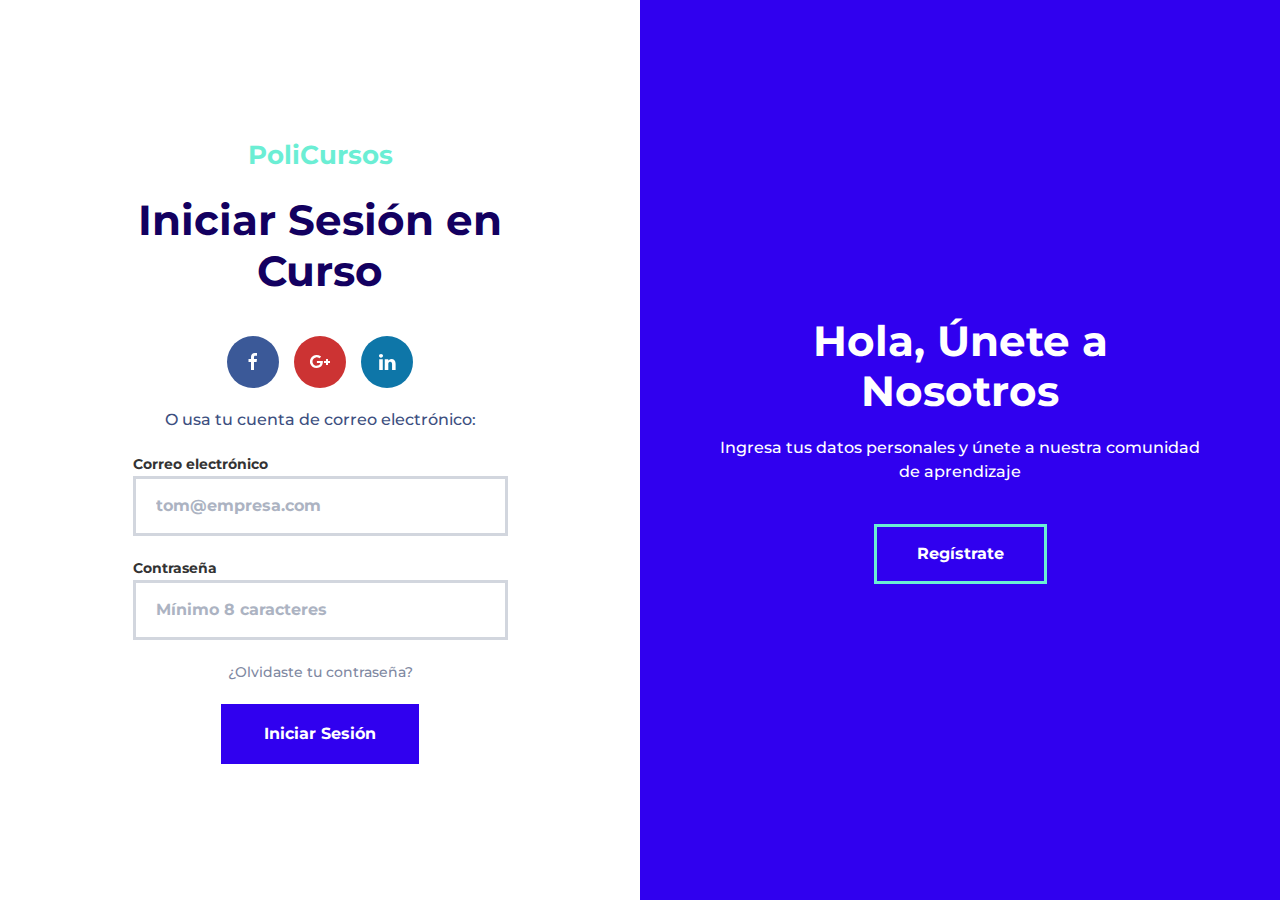
<file: sign-in.html>
<!DOCTYPE html>
<html lang="es" dir="ltr">

<head>
  <meta charset="utf-8">
  <meta name="viewport" content="width=device-width, initial-scale=1">
  <title>proyecto - Segunda entrega Fron-End PoliCursos</title>
  <link rel="shortcut icon" type="image/png" href="https://via.placeholder.com/16x16" >
  <link href="https://fonts.googleapis.com/css?family=Montserrat:500,600,700&display=swap" rel="stylesheet">
  <link rel="stylesheet" href="css/main.css" />
  <script src="js/uikit.js"></script>
</head>

<body>

<div class="uk-grid-collapse" data-uk-grid>
  <div class="uk-width-1-2@m uk-padding-large uk-flex uk-flex-middle uk-flex-center" data-uk-height-viewport>
    <div class="uk-width-3-4@s">
      <div class="uk-text-center uk-margin-bottom">
        <a class="uk-logo uk-text-success uk-text-bold" href="index.html">PoliCursos</a>
      </div>
      <div class="uk-text-center uk-margin-medium-bottom">
        <h1 class="uk-letter-spacing-small">Iniciar Sesión en Curso</h1>
      </div>
      <div data-uk-grid class="uk-child-width-auto uk-grid-small uk-flex uk-flex-center uk-margin">
        <div>
          <a href="#" data-uk-icon="icon: facebook" class="uk-icon-button uk-icon-button-large facebook"></a>
        </div>
        <div>
          <a href="#" data-uk-icon="icon: google-plus" class="uk-icon-button uk-icon-button-large google-plus"></a>
        </div>
        <div>
          <a href="#" data-uk-icon="icon: linkedin" class="uk-icon-button uk-icon-button-large linkedin"></a>
        </div>
      </div>    
      <div class="uk-text-center uk-margin">
        <p class="uk-margin-remove">O usa tu cuenta de correo electrónico:</p>
      </div>
      <form>
        <div class="uk-width-1-1 uk-margin">
          <label class="uk-form-label" for="email">Correo electrónico</label>
          <input id="email" class="uk-input uk-form-large" type="email" placeholder="tom@empresa.com">
        </div>
        <div class="uk-width-1-1 uk-margin">
          <label class="uk-form-label" for="password">Contraseña</label>
          <input id="password" class="uk-input uk-form-large" type="password" placeholder="Mínimo 8 caracteres">
        </div>
        <div class="uk-width-1-1 uk-margin uk-text-center">
          <a class="uk-text-small uk-link-muted" href="#">¿Olvidaste tu contraseña?</a>
        </div>
        <div class="uk-width-1-1 uk-text-center">
          <button class="uk-button uk-button-primary uk-button-large">Iniciar Sesión</button>
        </div>
      </form>
    </div>
  </div>
  <div class="uk-width-1-2@m uk-padding-large uk-flex uk-flex-middle uk-flex-center uk-light
    uk-background-cover uk-background-norepeat uk-background-blend-overlay uk-background-primary" 
    style="background-image: url(https://via.placeholder.com/680x1000);" data-uk-height-viewport>
    <div>
      <div class="uk-text-center">
        <h2 class="uk-h1 uk-letter-spacing-small">Hola, Únete a Nosotros</h2>
      </div>
      <div class="uk-margin-top uk-margin-medium-bottom uk-text-center">
        <p>Ingresa tus datos personales y únete a nuestra comunidad de aprendizaje</p>
      </div>
      <div class="uk-width-1-1 uk-text-center">
        <a href="sign-up.html" class="uk-button uk-button-success-outline uk-button-large">Regístrate</a>
      </div>
    </div>
  </div>
</div>

</body>

</html>
</file>
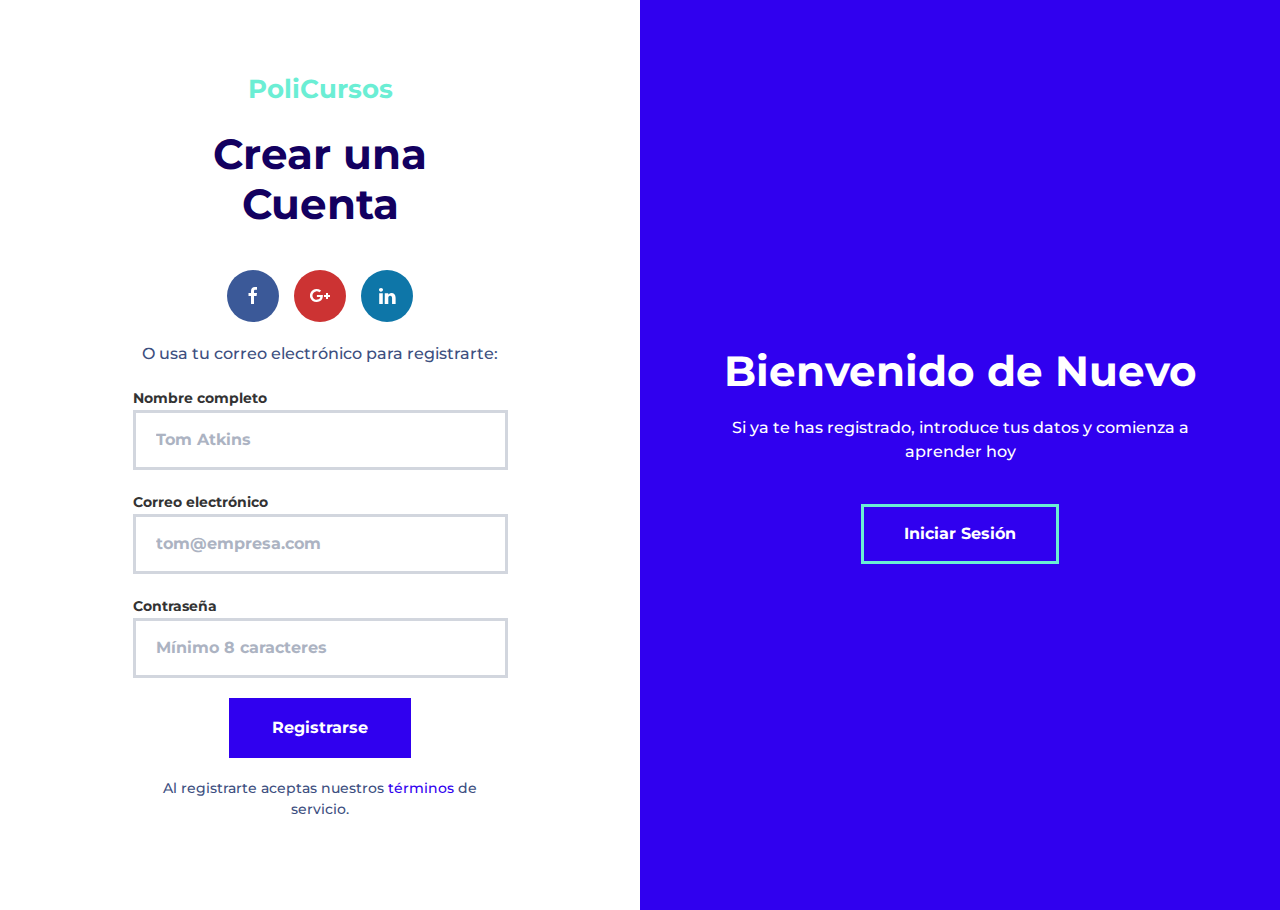
<file: sign-up.html>
<!DOCTYPE html>
<html lang="es" dir="ltr">

<head>
  <meta charset="utf-8">
  <meta name="viewport" content="width=device-width, initial-scale=1">
  <title>proyecto - Segunda entrega Fron-End PoliCursos</title>
  <link rel="shortcut icon" type="image/png" href="https://via.placeholder.com/16x16" >
  <link href="https://fonts.googleapis.com/css?family=Montserrat:500,600,700&display=swap" rel="stylesheet">
  <link rel="stylesheet" href="css/main.css" />
  <script src="js/uikit.js"></script>
</head>

<body>

<div class="uk-grid-collapse" data-uk-grid>
  <div class="uk-width-1-2@m uk-padding-large uk-flex uk-flex-middle uk-flex-center" data-uk-height-viewport>
    <div class="uk-width-3-4@s">
      <div class="uk-text-center uk-margin-bottom">
        <a class="uk-logo uk-text-success uk-text-bold" href="index.html">PoliCursos</a>
      </div>
      <div class="uk-text-center uk-margin-medium-bottom">
        <h1 class="uk-letter-spacing-small">Crear una Cuenta</h1>
      </div>
      <div data-uk-grid class="uk-child-width-auto uk-grid-small uk-flex uk-flex-center uk-margin">
        <div>
          <a href="#" data-uk-icon="icon: facebook" class="uk-icon-button uk-icon-button-large facebook"></a>
        </div>
        <div>
          <a href="#" data-uk-icon="icon: google-plus" class="uk-icon-button uk-icon-button-large google-plus"></a>
        </div>
        <div>
          <a href="#" data-uk-icon="icon: linkedin" class="uk-icon-button uk-icon-button-large linkedin"></a>
        </div>
      </div>    
      <div class="uk-text-center uk-margin">
        <p class="uk-margin-remove">O usa tu correo electrónico para registrarte:</p>
      </div>
      <form>
        <div class="uk-width-1-1 uk-margin">
          <label class="uk-form-label" for="name">Nombre completo</label>
          <input id="name" class="uk-input uk-form-large" type="text" placeholder="Tom Atkins">
        </div>
        <div class="uk-width-1-1 uk-margin">
          <label class="uk-form-label" for="email">Correo electrónico</label>
          <input id="email" class="uk-input uk-form-large" type="email" placeholder="tom@empresa.com">
        </div>
        <div class="uk-width-1-1 uk-margin">
          <label class="uk-form-label" for="password">Contraseña</label>
          <input id="password" class="uk-input uk-form-large" type="password" placeholder="Mínimo 8 caracteres">
        </div>
        <div class="uk-width-1-1 uk-text-center">
          <button class="uk-button uk-button-primary uk-button-large">Registrarse</button>
        </div>
        <div class="uk-width-1-1 uk-margin uk-text-center">
          <p class="uk-text-small uk-margin-remove">Al registrarte aceptas nuestros <a class="uk-link-border" href="#">términos</a> de servicio.</p>
        </div>
      </form>
    </div>
  </div>
  <div class="uk-width-1-2@m uk-padding-large uk-flex uk-flex-middle uk-flex-center uk-light
    uk-background-cover uk-background-norepeat uk-background-blend-overlay uk-background-primary" 
    style="background-image: url(https://via.placeholder.com/680x1000);" data-uk-height-viewport>
    <div>
      <div class="uk-text-center">
        <h2 class="uk-h1 uk-letter-spacing-small">Bienvenido de Nuevo</h2>
      </div>
      <div class="uk-margin-top uk-margin-medium-bottom uk-text-center">
        <p>Si ya te has registrado, introduce tus datos y comienza a aprender hoy</p>
      </div>
      <div class="uk-width-1-1 uk-text-center">
        <a href="sign-in.html" class="uk-button uk-button-success-outline uk-button-large">Iniciar Sesión</a>
      </div>
    </div>
  </div>
</div>

</body>

</html>
</file>
<file: css/main.css>
@charset "UTF-8";

html {
  
  font-family: "Montserrat", san-serif;
  font-size: 16px;
  font-weight: 500;
  line-height: 1.5;
  
  -webkit-text-size-adjust: 100%;
  
  background: #fff;
  color: #3d4f7f;
  -moz-osx-font-smoothing: grayscale;
  -webkit-font-smoothing: antialiased;
}

body {
  margin: 0;
}


a:active,
a:hover {
  outline: none;
}


a,
.uk-link {
  color: #3000ef;
  text-decoration: none;
  cursor: pointer;
}

a:hover,
.uk-link:hover,
.uk-link-toggle:hover .uk-link,
.uk-link-toggle:focus .uk-link {
  color: #000;
  text-decoration: none;
}


abbr[title] {
  
  text-decoration: underline dotted;
  
  -webkit-text-decoration-style: dotted;
}


b,
strong {
  font-weight: bolder;
}


:not(pre) > code,
:not(pre) > kbd,
:not(pre) > samp {
  
  font-family: Consolas, monaco, monospace;
  
  font-size: 0.875rem;
  
  color: #f0506e;
  white-space: nowrap;
  padding: 2px 6px;
  background: #F5F7FB;
}


em {
  color: #f0506e;
}


ins {
  background: #ffd;
  color: #3d4f7f;
  text-decoration: none;
}


mark {
  background: none;
  color: #6BEED4;
}


q {
  font-style: italic;
}


small {
  font-size: 80%;
}


sub,
sup {
  font-size: 75%;
  line-height: 0;
  position: relative;
  vertical-align: baseline;
}

sup {
  top: -0.5em;
}

sub {
  bottom: -0.25em;
}



audio,
canvas,
iframe,
img,
svg,
video {
  vertical-align: middle;
}


canvas,
img,
video {
  
  max-width: 100%;
  
  height: auto;
  
  box-sizing: border-box;
}


@supports (display: block) {
  svg {
    max-width: 100%;
    height: auto;
    box-sizing: border-box;
  }
}


svg:not(:root) {
  overflow: hidden;
}


img:not([src]) {
  
  min-width: 1px;
  
  visibility: hidden;
}


iframe {
  border: 0;
}



p,
ul,
ol,
dl,
pre,
address,
fieldset,
figure {
  margin: 0 0 20px 0;
}


* + p,
* + ul,
* + ol,
* + dl,
* + pre,
* + address,
* + fieldset,
* + figure {
  margin-top: 20px;
}


h1, .uk-h1,
h2, .uk-h2,
h3, .uk-h3,
h4, .uk-h4,
h5, .uk-h5,
h6, .uk-h6,
.uk-heading-small,
.uk-heading-medium,
.uk-heading-large,
.uk-heading-xlarge,
.uk-heading-2xlarge {
  margin: 0 0 20px 0;
  font-family: "Montserrat", san-serif;
  font-weight: 700;
  color: #130060;
  text-transform: none;
}


* + h1, * + .uk-h1,
* + h2, * + .uk-h2,
* + h3, * + .uk-h3,
* + h4, * + .uk-h4,
* + h5, * + .uk-h5,
* + h6, * + .uk-h6,
* + .uk-heading-small,
* + .uk-heading-medium,
* + .uk-heading-large,
* + .uk-heading-xlarge,
* + .uk-heading-2xlarge {
  margin-top: 40px;
}


h1, .uk-h1 {
  font-size: 2.23125rem;
  line-height: 1.2;
}

h2, .uk-h2 {
  font-size: 1.7rem;
  line-height: 1.3;
}

h3, .uk-h3 {
  font-size: 1.5rem;
  line-height: 1.4;
}

h4, .uk-h4 {
  font-size: 1.1875rem;
  line-height: 1.4;
}

h5, .uk-h5 {
  font-size: 16px;
  line-height: 1.4;
}

h6, .uk-h6 {
  font-size: 0.875rem;
  line-height: 1.4;
}


@media (min-width: 960px) {
  h1, .uk-h1 {
    font-size: 2.625rem;
  }
  h2, .uk-h2 {
    font-size: 2rem;
  }
}


ul,
ol {
  padding-left: 30px;
}


ul > li > ul,
ul > li > ol,
ol > li > ol,
ol > li > ul {
  margin: 0;
}


dt {
  font-weight: bold;
}

dd {
  margin-left: 0;
}



hr, .uk-hr {
  
  overflow: visible;
  
  text-align: inherit;
  
  margin: 0 0 20px 0;
  border: 0;
  border-top: 2px solid #d2d6de;
}


* + hr,
* + .uk-hr {
  margin-top: 20px;
}


address {
  font-style: normal;
}


blockquote {
  margin: 0 0 20px 0;
  font-size: 1.1875rem;
  line-height: 1.5;
  font-style: italic;
  color: #333;
}


* + blockquote {
  margin-top: 20px;
}


blockquote p:last-of-type {
  margin-bottom: 0;
}

blockquote footer {
  margin-top: 10px;
  font-size: 0.875rem;
  line-height: 1.5;
  color: #3d4f7f;
}

blockquote footer::before {
  content: "— ";
}



pre {
  font: 0.875rem / 1.5 Consolas, monaco, monospace;
  color: #3d4f7f;
  -moz-tab-size: 4;
  tab-size: 4;
  
  overflow: auto;
  padding: 10px;
  border: 2px solid #d2d6de;
  border-radius: 3px;
  background: #fff;
}

pre code {
  font-family: Consolas, monaco, monospace;
}


::selection {
  background: #39f;
  color: #fff;
  text-shadow: none;
}



details,
main {
  
  display: block;
}


summary {
  display: list-item;
}


template {
  display: none;
}



.uk-breakpoint-s::before {
  content: "640px";
}

.uk-breakpoint-m::before {
  content: "960px";
}

.uk-breakpoint-l::before {
  content: "1200px";
}

.uk-breakpoint-xl::before {
  content: "1600px";
}

:root {
  --uk-breakpoint-s: 640px;
  --uk-breakpoint-m: 960px;
  --uk-breakpoint-l: 1200px;
  --uk-breakpoint-xl: 1600px;
}



a.uk-link-muted,
.uk-link-muted a {
  color: #8089a2;
}

a.uk-link-muted:hover,
.uk-link-muted a:hover,
.uk-link-toggle:hover .uk-link-muted,
.uk-link-toggle:focus .uk-link-muted {
  color: #3d4f7f;
}


a.uk-link-text,
.uk-link-text a {
  color: inherit;
}

a.uk-link-text:hover,
.uk-link-text a:hover,
.uk-link-toggle:hover .uk-link-text,
.uk-link-toggle:focus .uk-link-text {
  color: #8089a2;
}


a.uk-link-heading,
.uk-link-heading a {
  color: inherit;
}

a.uk-link-heading:hover,
.uk-link-heading a:hover,
.uk-link-toggle:hover .uk-link-heading,
.uk-link-toggle:focus .uk-link-heading {
  color: #3000ef;
  text-decoration: none;
}



a.uk-link-reset,
.uk-link-reset a {
  color: inherit !important;
  text-decoration: none !important;
}


.uk-link-toggle {
  color: inherit !important;
  text-decoration: none !important;
}

.uk-link-toggle:focus {
  outline: none;
}

.uk-link-border {
  position: relative;
}

.uk-link-border:after {
  content: "";
  display: block;
  position: absolute;
  left: 0px;
  bottom: -1px;
  height: 2px;
  width: 100%;
  transition: 0.1s ease-in-out;
  transition-property: background transparent;
}

.uk-link-border:hover:after {
  background: #000;
}

.uk-light .uk-link-border:hover:after, .uk-section-primary:not(.uk-preserve-color) .uk-link-border:hover:after, .uk-section-secondary:not(.uk-preserve-color) .uk-link-border:hover:after, .uk-card-primary.uk-card-body .uk-link-border:hover:after, .uk-card-primary > :not([class*='uk-card-media']) .uk-link-border:hover:after, .uk-card-secondary.uk-card-body .uk-link-border:hover:after, .uk-card-secondary > :not([class*='uk-card-media']) .uk-link-border:hover:after, .uk-overlay-primary .uk-link-border:hover:after, .uk-offcanvas-bar .uk-link-border:hover:after, .uk-section-primary .uk-link-border:hover:after, .uk-section-secondary .uk-link-border:hover:after {
  background: #fff;
}


.uk-heading-small {
  font-size: 2.6rem;
  line-height: 1.2;
}

.uk-heading-medium {
  font-size: 2.8875rem;
  line-height: 1.2;
}

.uk-heading-large {
  font-size: 3.4rem;
  line-height: 1.1;
}

.uk-heading-xlarge {
  font-size: 4rem;
  line-height: 1;
}

.uk-heading-2xlarge {
  font-size: 6rem;
  line-height: 1;
}


@media (min-width: 960px) {
  .uk-heading-small {
    font-size: 3.25rem;
  }
  .uk-heading-medium {
    font-size: 3.5rem;
  }
  .uk-heading-large {
    font-size: 4rem;
  }
  .uk-heading-xlarge {
    font-size: 6rem;
  }
  .uk-heading-2xlarge {
    font-size: 8rem;
  }
}


@media (min-width: 1200px) {
  .uk-heading-medium {
    font-size: 4rem;
  }
  .uk-heading-large {
    font-size: 6rem;
  }
  .uk-heading-xlarge {
    font-size: 8rem;
  }
  .uk-heading-2xlarge {
    font-size: 11rem;
  }
}








.uk-heading-divider {
  padding-bottom: calc(5px + 0.1em);
  border-bottom: calc(0.2px + 0.05em) solid #d2d6de;
}


.uk-heading-bullet {
  position: relative;
}


.uk-heading-bullet::before {
  content: "";
  
  display: inline-block;
  
  position: relative;
  top: calc(-0.1 * 1em);
  vertical-align: middle;
  
  height: calc(4px + 0.7em);
  margin-right: calc(5px + 0.2em);
  border-left: calc(5px + 0.1em) solid #d2d6de;
}



.uk-heading-line {
  overflow: hidden;
}


.uk-heading-line > * {
  display: inline-block;
  position: relative;
}


.uk-heading-line > ::before,
.uk-heading-line > ::after {
  content: "";
  
  position: absolute;
  top: calc(50% - (calc(0.2px + 0.05em) / 2));
  
  width: 2000px;
  
  border-bottom: calc(0.2px + 0.05em) solid #d2d6de;
}

.uk-heading-line > ::before {
  right: 100%;
  margin-right: calc(5px + 0.3em);
}

.uk-heading-line > ::after {
  left: 100%;
  margin-left: calc(5px + 0.3em);
}


.uk-list {
  padding: 0;
  list-style: none;
}


.uk-list > li::before,
.uk-list > li::after {
  content: "";
  display: table;
}

.uk-list > li::after {
  clear: both;
}


.uk-list > li > :last-child {
  margin-bottom: 0;
}


.uk-list ul {
  margin: 0;
  padding-left: 30px;
  list-style: none;
}


.uk-list > li:nth-child(n+2),
.uk-list > li > ul {
  margin-top: 10px;
}



.uk-list-divider > li:nth-child(n+2) {
  margin-top: 10px;
  padding-top: 10px;
  border-top: 2px solid #d2d6de;
}


.uk-list-striped > li {
  padding: 10px 10px;
}

.uk-list-striped > li:nth-of-type(odd) {
  border-top: 2px solid #d2d6de;
  border-bottom: 2px solid #d2d6de;
}

.uk-list-striped > li:nth-of-type(odd) {
  background: #F5F7FB;
}

.uk-list-striped > li:nth-child(n+2) {
  margin-top: 0;
}


.uk-list-bullet > li {
  position: relative;
  padding-left: calc(1.5em + 10px);
}

.uk-list-bullet > li::before {
  content: "";
  position: absolute;
  top: 0;
  left: 0;
  width: 1.5em;
  height: 1.5em;
  background-image: url("data:image/svg+xml,%3Csvg viewBox='0 0 20 20' xmlns='http://www.w3.org/2000/svg'%3E%3Cpolyline fill='none' stroke='%236BEED4' stroke-width='1.8' points='4,10 8,15 17,4' /%3E%3C/svg%3E");
  background-repeat: no-repeat;
  background-position: 50% 50%;
  
  display: block;
}


.uk-list-large > li:nth-child(n+2),
.uk-list-large > li > ul {
  margin-top: 28px;
}


.uk-list-large.uk-list-divider > li:nth-child(n+2) {
  margin-top: 20px;
  padding-top: 20px;
}


.uk-list-large.uk-list-striped > li {
  padding: 20px 10px;
}

.uk-list-large.uk-list-striped > li:nth-of-type(odd) {
  border-top: 2px solid #d2d6de;
  border-bottom: 2px solid #d2d6de;
}

.uk-list-large.uk-list-striped > li:nth-child(n+2) {
  margin-top: 0;
}



.uk-table {
  
  border-collapse: collapse;
  border-spacing: 0;
  
  width: 100%;
  
  margin-bottom: 20px;
}


* + .uk-table {
  margin-top: 20px;
}



.uk-table th {
  padding: 16px 12px;
  text-align: left;
  vertical-align: bottom;
  
  font-size: 0.875rem;
  font-weight: normal;
  color: #8089a2;
  text-transform: uppercase;
}


.uk-table td {
  padding: 16px 12px;
  vertical-align: top;
}


.uk-table td > :last-child {
  margin-bottom: 0;
}


.uk-table tfoot {
  font-size: 0.875rem;
}


.uk-table caption {
  font-size: 0.875rem;
  text-align: left;
  color: #8089a2;
}


.uk-table-middle,
.uk-table-middle td {
  vertical-align: middle !important;
}



.uk-table-divider > tr:not(:first-child),
.uk-table-divider > :not(:first-child) > tr,
.uk-table-divider > :first-child > tr:not(:first-child) {
  border-top: 1px solid #d2d6de;
}


.uk-table-striped > tr:nth-of-type(odd),
.uk-table-striped tbody tr:nth-of-type(odd) {
  background: #F5F7FB;
  border-top: 2px solid #d2d6de;
  border-bottom: 2px solid #d2d6de;
}


.uk-table-hover > tr:hover,
.uk-table-hover tbody tr:hover {
  background: #ffd;
}


.uk-table > tr.uk-active,
.uk-table tbody tr.uk-active {
  background: #ffd;
}


.uk-table-small th,
.uk-table-small td {
  padding: 10px 12px;
}

.uk-table-large th,
.uk-table-large td {
  padding: 22px 12px;
}


.uk-table-justify th:first-child,
.uk-table-justify td:first-child {
  padding-left: 0;
}

.uk-table-justify th:last-child,
.uk-table-justify td:last-child {
  padding-right: 0;
}


.uk-table-shrink {
  width: 1px;
}

.uk-table-expand {
  min-width: 150px;
}



.uk-table-link {
  padding: 0 !important;
}

.uk-table-link > a {
  display: block;
  padding: 16px 12px;
}

.uk-table-small .uk-table-link > a {
  padding: 10px 12px;
}



@media (max-width: 959px) {
  .uk-table-responsive,
  .uk-table-responsive tbody,
  .uk-table-responsive th,
  .uk-table-responsive td,
  .uk-table-responsive tr {
    display: block;
  }
  .uk-table-responsive thead {
    display: none;
  }
  .uk-table-responsive th,
  .uk-table-responsive td {
    width: auto !important;
    max-width: none !important;
    min-width: 0 !important;
    overflow: visible !important;
    white-space: normal !important;
  }
  .uk-table-responsive th:not(:first-child):not(.uk-table-link),
  .uk-table-responsive td:not(:first-child):not(.uk-table-link),
  .uk-table-responsive .uk-table-link:not(:first-child) > a {
    padding-top: 5px !important;
  }
  .uk-table-responsive th:not(:last-child):not(.uk-table-link),
  .uk-table-responsive td:not(:last-child):not(.uk-table-link),
  .uk-table-responsive .uk-table-link:not(:last-child) > a {
    padding-bottom: 5px !important;
  }
  .uk-table-justify.uk-table-responsive th,
  .uk-table-justify.uk-table-responsive td {
    padding-left: 0;
    padding-right: 0;
  }
}

.uk-table-divider > tr:first-child,
.uk-table-divider > :first-child > tr,
.uk-table-divider > :first-child > tr:first-child {
  border-top: 1px solid #d2d6de;
}

.uk-table-divider > tr:last-child,
.uk-table-divider > :last-child > tr,
.uk-table-divider > :last-child > tr:last-child {
  border-bottom: 1px solid #d2d6de;
}



.uk-icon {
  
  margin: 0;
  
  border: none;
  
  border-radius: 0;
  
  overflow: visible;
  
  font: inherit;
  color: inherit;
  
  text-transform: none;
  
  padding: 0;
  background-color: transparent;
  
  display: inline-block;
  
  fill: currentcolor;
  
  line-height: 0;
}


button.uk-icon:not(:disabled) {
  cursor: pointer;
}


.uk-icon::-moz-focus-inner {
  border: 0;
  padding: 0;
}


.uk-icon:not(.uk-preserve) [fill*='#']:not(.uk-preserve) {
  fill: currentcolor;
}

.uk-icon:not(.uk-preserve) [stroke*='#']:not(.uk-preserve) {
  stroke: currentcolor;
}


.uk-icon > * {
  transform: translate(0, 0);
}



.uk-icon-image {
  width: 20px;
  height: 20px;
  background-position: 50% 50%;
  background-repeat: no-repeat;
  background-size: contain;
  vertical-align: middle;
}



.uk-icon-link {
  color: #8089a2;
}

.uk-icon-link:hover,
.uk-icon-link:focus {
  color: #3d4f7f;
  outline: none;
}


.uk-icon-link:active,
.uk-active > .uk-icon-link {
  color: #35446e;
}


.uk-icon-button {
  box-sizing: border-box;
  width: 36px;
  height: 36px;
  border-radius: 0;
  background: #F5F7FB;
  color: #8089a2;
  vertical-align: middle;
  
  display: inline-flex;
  justify-content: center;
  align-items: center;
  transition: 0.1s ease-in-out;
  transition-property: color, background-color;
}


.uk-icon-button:hover,
.uk-icon-button:focus {
  background-color: #e3e8f4;
  color: #3d4f7f;
  outline: none;
}


.uk-icon-button:active,
.uk-active > .uk-icon-button {
  background-color: #d1daec;
  color: #3d4f7f;
}

.uk-icon-box {
  box-sizing: border-box;
  padding: 20px;
  border-radius: 10px;
  border: solid 3px #6BEED4;
  vertical-align: middle;
  display: inline-flex;
  justify-content: center;
  align-items: center;
}



.uk-input,
.uk-select,
.uk-textarea,
.uk-radio,
.uk-checkbox {
  
  box-sizing: border-box;
  
  margin: 0;
  
  border-radius: 0;
  
  font: inherit;
}


.uk-input {
  overflow: visible;
}


.uk-select {
  text-transform: none;
}


.uk-select optgroup {
  
  font: inherit;
  
  font-weight: bold;
}


.uk-textarea {
  overflow: auto;
}


.uk-input[type="search"]::-webkit-search-cancel-button,
.uk-input[type="search"]::-webkit-search-decoration {
  -webkit-appearance: none;
}


.uk-input[type="number"]::-webkit-inner-spin-button,
.uk-input[type="number"]::-webkit-outer-spin-button {
  height: auto;
}


.uk-input::-moz-placeholder,
.uk-textarea::-moz-placeholder {
  opacity: 1;
}


.uk-radio:not(:disabled),
.uk-checkbox:not(:disabled) {
  cursor: pointer;
}


.uk-fieldset {
  border: none;
  margin: 0;
  padding: 0;
}



.uk-input,
.uk-textarea {
  -webkit-appearance: none;
}


.uk-input,
.uk-select,
.uk-textarea {
  
  max-width: 100%;
  
  width: 100%;
  
  border: 0 none;
  
  padding: 0 10px;
  background: #fff;
  color: #130060;
  border: 2px solid #d2d6de;
  transition: 0.2s ease-in-out;
  transition-property: color, background-color, border;
}


.uk-input,
.uk-select:not([multiple]):not([size]) {
  height: 40px;
  vertical-align: middle;
  
  display: inline-block;
}


.uk-input:not(input),
.uk-select:not(select) {
  line-height: 36px;
}


.uk-select[multiple],
.uk-select[size],
.uk-textarea {
  padding-top: 4px;
  padding-bottom: 4px;
  vertical-align: top;
}


.uk-input:focus,
.uk-select:focus,
.uk-textarea:focus {
  outline: none;
  background-color: #fff;
  color: #130060;
  border-color: #d2d6de;
}


.uk-input:disabled,
.uk-select:disabled,
.uk-textarea:disabled {
  background-color: #F5F7FB;
  color: #8089a2;
  border-color: #d2d6de;
}


.uk-input::-ms-input-placeholder {
  color: #acb3c2 !important;
}

.uk-input::placeholder {
  color: #acb3c2;
}

.uk-textarea::-ms-input-placeholder {
  color: #acb3c2 !important;
}

.uk-textarea::placeholder {
  color: #acb3c2;
}



.uk-form-small {
  font-size: 0.875rem;
}

.uk-form-small:not(textarea):not([multiple]):not([size]) {
  height: 30px;
  padding-left: 8px;
  padding-right: 8px;
}

.uk-form-small:not(select):not(input):not(textarea) {
  line-height: 26px;
}


.uk-form-large {
  font-size: 16px;
}

.uk-form-large:not(textarea):not([multiple]):not([size]) {
  height: 60px;
  padding-left: 20px;
  padding-right: 20px;
}

.uk-form-large:not(select):not(input):not(textarea) {
  line-height: 56px;
}



.uk-form-danger,
.uk-form-danger:focus {
  color: #f0506e;
  border-color: #f0506e;
}


.uk-form-success,
.uk-form-success:focus {
  color: #6BEED4;
  border-color: #6BEED4;
}


.uk-form-blank {
  background: none;
  border-color: transparent;
}

.uk-form-blank:focus {
  border-color: #d2d6de;
  border-style: dashed;
}



input.uk-form-width-xsmall {
  width: 50px;
}

select.uk-form-width-xsmall {
  width: 75px;
}

.uk-form-width-small {
  width: 130px;
}

.uk-form-width-medium {
  width: 200px;
}

.uk-form-width-large {
  width: 500px;
}



.uk-select:not([multiple]):not([size]) {
  
  -webkit-appearance: none;
  -moz-appearance: none;
  
  padding-right: 20px;
  background-image: url("data:image/svg+xml;charset=UTF-8,%3Csvg%20width%3D%2224%22%20height%3D%2216%22%20viewBox%3D%220%200%2024%2016%22%20xmlns%3D%22http%3A%2F%2Fwww.w3.org%2F2000%2Fsvg%22%3E%0A%20%20%20%20%3Cpolygon%20fill%3D%22%233d4f7f%22%20points%3D%2212%201%209%206%2015%206%22%20%2F%3E%0A%20%20%20%20%3Cpolygon%20fill%3D%22%233d4f7f%22%20points%3D%2212%2013%209%208%2015%208%22%20%2F%3E%0A%3C%2Fsvg%3E%0A");
  background-repeat: no-repeat;
  background-position: 100% 50%;
}


.uk-select:not([multiple]):not([size])::-ms-expand {
  display: none;
}


.uk-select:not([multiple]):not([size]) option {
  color: #acb3c2;
}


.uk-select:not([multiple]):not([size]):disabled {
  background-image: url("data:image/svg+xml;charset=UTF-8,%3Csvg%20width%3D%2224%22%20height%3D%2216%22%20viewBox%3D%220%200%2024%2016%22%20xmlns%3D%22http%3A%2F%2Fwww.w3.org%2F2000%2Fsvg%22%3E%0A%20%20%20%20%3Cpolygon%20fill%3D%22%238089a2%22%20points%3D%2212%201%209%206%2015%206%22%20%2F%3E%0A%20%20%20%20%3Cpolygon%20fill%3D%22%238089a2%22%20points%3D%2212%2013%209%208%2015%208%22%20%2F%3E%0A%3C%2Fsvg%3E%0A");
}



.uk-input[list] {
  padding-right: 20px;
  background-repeat: no-repeat;
  background-position: 100% 50%;
}

.uk-input[list]:hover,
.uk-input[list]:focus {
  background-image: url("data:image/svg+xml;charset=UTF-8,%3Csvg%20width%3D%2224%22%20height%3D%2216%22%20viewBox%3D%220%200%2024%2016%22%20xmlns%3D%22http%3A%2F%2Fwww.w3.org%2F2000%2Fsvg%22%3E%0A%20%20%20%20%3Cpolygon%20fill%3D%22%233d4f7f%22%20points%3D%2212%2012%208%206%2016%206%22%20%2F%3E%0A%3C%2Fsvg%3E%0A");
}


.uk-input[list]::-webkit-calendar-picker-indicator {
  display: none;
}



.uk-radio,
.uk-checkbox {
  
  display: inline-block;
  height: 16px;
  width: 16px;
  
  overflow: hidden;
  
  margin-top: -4px;
  vertical-align: middle;
  
  -webkit-appearance: none;
  -moz-appearance: none;
  
  background-color: transparent;
  
  background-repeat: no-repeat;
  background-position: 50% 50%;
  border: 2px solid #b5bbc8;
  transition: 0.2s ease-in-out;
  transition-property: background-color, border;
}

.uk-radio {
  border-radius: 50%;
}


.uk-radio:focus,
.uk-checkbox:focus {
  outline: none;
  border-color: #3000ef;
}


.uk-radio:checked,
.uk-checkbox:checked,
.uk-checkbox:indeterminate {
  background-color: #3000ef;
  border-color: transparent;
}


.uk-radio:checked:focus,
.uk-checkbox:checked:focus,
.uk-checkbox:indeterminate:focus {
  background-color: #2600bc;
}


.uk-radio:checked {
  background-image: url("data:image/svg+xml;charset=UTF-8,%3Csvg%20width%3D%2216%22%20height%3D%2216%22%20viewBox%3D%220%200%2016%2016%22%20xmlns%3D%22http%3A%2F%2Fwww.w3.org%2F2000%2Fsvg%22%3E%0A%20%20%20%20%3Ccircle%20fill%3D%22%23fff%22%20cx%3D%228%22%20cy%3D%228%22%20r%3D%222%22%20%2F%3E%0A%3C%2Fsvg%3E");
}

.uk-checkbox:checked {
  background-image: url("data:image/svg+xml;charset=UTF-8,%3Csvg%20width%3D%2214%22%20height%3D%2211%22%20viewBox%3D%220%200%2014%2011%22%20xmlns%3D%22http%3A%2F%2Fwww.w3.org%2F2000%2Fsvg%22%3E%0A%20%20%20%20%3Cpolygon%20fill%3D%22%23fff%22%20points%3D%2212%201%205%207.5%202%205%201%205.5%205%2010%2013%201.5%22%20%2F%3E%0A%3C%2Fsvg%3E%0A");
}

.uk-checkbox:indeterminate {
  background-image: url("data:image/svg+xml;charset=UTF-8,%3Csvg%20width%3D%2216%22%20height%3D%2216%22%20viewBox%3D%220%200%2016%2016%22%20xmlns%3D%22http%3A%2F%2Fwww.w3.org%2F2000%2Fsvg%22%3E%0A%20%20%20%20%3Crect%20fill%3D%22%23fff%22%20x%3D%223%22%20y%3D%228%22%20width%3D%2210%22%20height%3D%221%22%20%2F%3E%0A%3C%2Fsvg%3E");
}


.uk-radio:disabled,
.uk-checkbox:disabled {
  background-color: #F5F7FB;
  border-color: #d2d6de;
}

.uk-radio:disabled:checked {
  background-image: url("data:image/svg+xml;charset=UTF-8,%3Csvg%20width%3D%2216%22%20height%3D%2216%22%20viewBox%3D%220%200%2016%2016%22%20xmlns%3D%22http%3A%2F%2Fwww.w3.org%2F2000%2Fsvg%22%3E%0A%20%20%20%20%3Ccircle%20fill%3D%22%238089a2%22%20cx%3D%228%22%20cy%3D%228%22%20r%3D%222%22%20%2F%3E%0A%3C%2Fsvg%3E");
}

.uk-checkbox:disabled:checked {
  background-image: url("data:image/svg+xml;charset=UTF-8,%3Csvg%20width%3D%2214%22%20height%3D%2211%22%20viewBox%3D%220%200%2014%2011%22%20xmlns%3D%22http%3A%2F%2Fwww.w3.org%2F2000%2Fsvg%22%3E%0A%20%20%20%20%3Cpolygon%20fill%3D%22%238089a2%22%20points%3D%2212%201%205%207.5%202%205%201%205.5%205%2010%2013%201.5%22%20%2F%3E%0A%3C%2Fsvg%3E%0A");
}

.uk-checkbox:disabled:indeterminate {
  background-image: url("data:image/svg+xml;charset=UTF-8,%3Csvg%20width%3D%2216%22%20height%3D%2216%22%20viewBox%3D%220%200%2016%2016%22%20xmlns%3D%22http%3A%2F%2Fwww.w3.org%2F2000%2Fsvg%22%3E%0A%20%20%20%20%3Crect%20fill%3D%22%238089a2%22%20x%3D%223%22%20y%3D%228%22%20width%3D%2210%22%20height%3D%221%22%20%2F%3E%0A%3C%2Fsvg%3E");
}



.uk-legend {
  
  width: 100%;
  
  color: inherit;
  
  padding: 0;
  
  font-size: 1.5rem;
  line-height: 1.4;
}



.uk-form-custom {
  
  display: inline-block;
  
  position: relative;
  
  max-width: 100%;
  
  vertical-align: middle;
}


.uk-form-custom select,
.uk-form-custom input[type="file"] {
  
  position: absolute;
  top: 0;
  z-index: 1;
  width: 100%;
  height: 100%;
  
  left: 0;
  
  -webkit-appearance: none;
  
  opacity: 0;
  cursor: pointer;
}

.uk-form-custom input[type="file"] {
  
  font-size: 500px;
  
  overflow: hidden;
}


.uk-form-label {
  color: #333;
  font-size: 0.875rem;
}



.uk-form-stacked .uk-form-label {
  display: block;
  margin-bottom: 5px;
}



@media (max-width: 959px) {
  
  .uk-form-horizontal .uk-form-label {
    display: block;
    margin-bottom: 5px;
  }
}


@media (min-width: 960px) {
  .uk-form-horizontal .uk-form-label {
    width: 200px;
    margin-top: 7px;
    float: left;
  }
  .uk-form-horizontal .uk-form-controls {
    margin-left: 215px;
  }
  
  .uk-form-horizontal .uk-form-controls-text {
    padding-top: 7px;
  }
}



.uk-form-icon {
  
  position: absolute;
  top: 0;
  bottom: 0;
  left: 0;
  
  width: 40px;
  
  display: inline-flex;
  justify-content: center;
  align-items: center;
  
  color: #8089a2;
}


.uk-form-icon:hover {
  color: #3d4f7f;
}


.uk-form-icon:not(a):not(button):not(input) {
  pointer-events: none;
}


.uk-form-icon:not(.uk-form-icon-flip) ~ .uk-input {
  padding-left: 40px !important;
}


.uk-form-icon-flip {
  right: 0;
  left: auto;
}

.uk-form-icon-flip ~ .uk-input {
  padding-right: 40px !important;
}

.uk-select {
  font-weight: 700;
}

.uk-form-label {
  font-weight: 700;
}

.uk-select-light {
  background-color: #eff1f4;
  border-color: #eff1f4;
  font-size: 0.75rem;
  letter-spacing: 1px;
  padding: 0 25px 0 15px !important;
}

.uk-select-light:focus, .uk-select-light:active {
  background-color: #eff1f4;
  border-color: #eff1f4;
  color: #130060;
}

.uk-select-large {
  height: 60px !important;
  padding-left: 15px;
  padding-right: 25px;
}

.uk-form-large {
  font-weight: 700;
  border-width: 3px;
}



.uk-button {
  
  margin: 0;
  
  border: none;
  
  overflow: visible;
  
  font: inherit;
  color: inherit;
  
  text-transform: none;
  
  -webkit-appearance: none;
  border-radius: 0;
  
  display: inline-block;
  box-sizing: border-box;
  padding: 0 30px;
  vertical-align: middle;
  font-size: 0.875rem;
  
  line-height: 36px;
  
  text-align: center;
  
  text-decoration: none;
  text-transform: none;
  transition: 0.1s ease-in-out;
  transition-property: color, background-color, border-color;
}

.uk-button:not(:disabled) {
  cursor: pointer;
}


.uk-button::-moz-focus-inner {
  border: 0;
  padding: 0;
}


.uk-button:hover {
  
  text-decoration: none;
}


.uk-button:focus {
  outline: none;
}




.uk-button-default {
  background-color: transparent;
  color: #333;
  border: 2px solid #d2d6de;
}


.uk-button-default:hover,
.uk-button-default:focus {
  background-color: transparent;
  color: #333;
  border-color: #97a0b3;
}


.uk-button-default:active,
.uk-button-default.uk-active {
  background-color: transparent;
  color: #333;
  border-color: #7a869d;
}


.uk-button-primary {
  background-color: #3000ef;
  color: #fff;
  border: 2px solid transparent;
}


.uk-button-primary:hover,
.uk-button-primary:focus {
  background-color: #2b00d6;
  color: #fff;
}


.uk-button-primary:active,
.uk-button-primary.uk-active {
  background-color: #2600bc;
  color: #fff;
}


.uk-button-secondary {
  background-color: #130060;
  color: #fff;
  border: 2px solid transparent;
}


.uk-button-secondary:hover,
.uk-button-secondary:focus {
  background-color: #0e0047;
  color: #fff;
}


.uk-button-secondary:active,
.uk-button-secondary.uk-active {
  background-color: #09002d;
  color: #fff;
}


.uk-button-danger {
  background-color: #f0506e;
  color: #fff;
  border: 2px solid transparent;
}


.uk-button-danger:hover,
.uk-button-danger:focus {
  background-color: #ee395b;
  color: #fff;
}


.uk-button-danger:active,
.uk-button-danger.uk-active {
  background-color: #ec2147;
  color: #fff;
}


.uk-button-default:disabled,
.uk-button-primary:disabled,
.uk-button-secondary:disabled,
.uk-button-danger:disabled {
  background-color: transparent;
  color: #8089a2;
  border-color: #d2d6de;
}


.uk-button-small {
  padding: 0 15px;
  line-height: 26px;
  font-size: 0.875rem;
}

.uk-button-large {
  padding: 0 40px;
  line-height: 54px;
  font-size: 16px;
}



.uk-button-text {
  
  padding: 0;
  line-height: 1.5;
  background: none;
  
  color: #333;
  position: relative;
}

.uk-button-text::before {
  content: "";
  position: absolute;
  bottom: 0;
  left: 0;
  right: 100%;
  border-bottom: 2px solid #333;
  transition: right 0.3s ease-out;
}


.uk-button-text:hover,
.uk-button-text:focus {
  color: #333;
}

.uk-button-text:hover::before,
.uk-button-text:focus::before {
  right: 0;
}


.uk-button-text:disabled {
  color: #8089a2;
}

.uk-button-text:disabled::before {
  display: none;
}


.uk-button-link {
  
  padding: 0;
  line-height: 1.5;
  background: none;
  
  color: #1e87f0;
}


.uk-button-link:hover,
.uk-button-link:focus {
  color: #0f6ecd;
  text-decoration: underline;
}


.uk-button-link:disabled {
  color: #8089a2;
  text-decoration: none;
}



.uk-button-group {
  
  display: inline-flex;
  
  vertical-align: middle;
  
  position: relative;
}

.uk-icon-button-large {
  height: 52px;
  width: 52px;
}

.facebook, .google-plus, .linkedin, .twitter {
  color: #fff;
  border-radius: 50%;
}

.facebook:hover, .google-plus:hover, .linkedin:hover, .twitter:hover {
  color: #fff;
}

.twitter {
  background: #00acee;
}

.twitter:hover {
  background: #13bdff;
}

.facebook {
  background: #3b5998;
}

.facebook:hover {
  background: #4568b2;
}

.google-plus {
  background: #CC3333;
}

.google-plus:hover {
  background: #d35050;
}

.linkedin {
  background: #0e76a8;
}

.linkedin:hover {
  background: #118dc9;
}

.uk-button-success {
  background-color: #6BEED4;
  color: #130060;
  border-color: #6BEED4;
}

.uk-button-success:hover,
.uk-button-success:focus {
  background-color: #26e6c0;
  color: #130060;
  border-color: #26e6c0;
}

.uk-button-success:active,
.uk-button-success.uk-active {
  background-color: #26e6c0;
  color: #130060;
  border-color: #26e6c0;
}

.uk-light .uk-button-success, .uk-section-primary:not(.uk-preserve-color) .uk-button-success, .uk-section-secondary:not(.uk-preserve-color) .uk-button-success, .uk-card-primary.uk-card-body .uk-button-success, .uk-card-primary > :not([class*='uk-card-media']) .uk-button-success, .uk-card-secondary.uk-card-body .uk-button-success, .uk-card-secondary > :not([class*='uk-card-media']) .uk-button-success, .uk-overlay-primary .uk-button-success, .uk-offcanvas-bar .uk-button-success, .uk-section-primary .uk-button-success, .uk-section-secondary .uk-button-success {
  color: #130060;
}

.uk-light .uk-button-success:hover, .uk-section-primary:not(.uk-preserve-color) .uk-button-success:hover, .uk-section-secondary:not(.uk-preserve-color) .uk-button-success:hover, .uk-card-primary.uk-card-body .uk-button-success:hover, .uk-card-primary > :not([class*='uk-card-media']) .uk-button-success:hover, .uk-card-secondary.uk-card-body .uk-button-success:hover, .uk-card-secondary > :not([class*='uk-card-media']) .uk-button-success:hover, .uk-overlay-primary .uk-button-success:hover, .uk-offcanvas-bar .uk-button-success:hover,
.uk-light .uk-button-success:focus,
.uk-section-primary:not(.uk-preserve-color) .uk-button-success:focus,
.uk-section-secondary:not(.uk-preserve-color) .uk-button-success:focus,
.uk-card-primary.uk-card-body .uk-button-success:focus,
.uk-card-primary > :not([class*='uk-card-media']) .uk-button-success:focus,
.uk-card-secondary.uk-card-body .uk-button-success:focus,
.uk-card-secondary > :not([class*='uk-card-media']) .uk-button-success:focus,
.uk-overlay-primary .uk-button-success:focus,
.uk-offcanvas-bar .uk-button-success:focus,
.uk-light .uk-button-success:active,
.uk-section-primary:not(.uk-preserve-color) .uk-button-success:active,
.uk-section-secondary:not(.uk-preserve-color) .uk-button-success:active,
.uk-card-primary.uk-card-body .uk-button-success:active,
.uk-card-primary > :not([class*='uk-card-media']) .uk-button-success:active,
.uk-card-secondary.uk-card-body .uk-button-success:active,
.uk-card-secondary > :not([class*='uk-card-media']) .uk-button-success:active,
.uk-overlay-primary .uk-button-success:active,
.uk-offcanvas-bar .uk-button-success:active,
.uk-light .uk-button-success.uk-active,
.uk-section-primary:not(.uk-preserve-color) .uk-button-success.uk-active,
.uk-section-secondary:not(.uk-preserve-color) .uk-button-success.uk-active,
.uk-card-primary.uk-card-body .uk-button-success.uk-active,
.uk-card-primary > :not([class*='uk-card-media']) .uk-button-success.uk-active,
.uk-card-secondary.uk-card-body .uk-button-success.uk-active,
.uk-card-secondary > :not([class*='uk-card-media']) .uk-button-success.uk-active,
.uk-overlay-primary .uk-button-success.uk-active,
.uk-offcanvas-bar .uk-button-success.uk-active, .uk-section-primary .uk-button-success:hover,
.uk-section-primary .uk-button-success:focus,
.uk-section-primary .uk-button-success:active,
.uk-section-primary .uk-button-success.uk-active, .uk-section-secondary .uk-button-success:hover,
.uk-section-secondary .uk-button-success:focus,
.uk-section-secondary .uk-button-success:active,
.uk-section-secondary .uk-button-success.uk-active {
  color: #130060;
}

.uk-button-primary-outline {
  background-color: transparent;
  color: #3000ef;
  border: 2px solid #3000ef;
}

.uk-button-primary-outline:hover,
.uk-button-primary-outline:focus {
  background-color: #3000ef;
  color: #fff;
  border: 2px solid #3000ef;
}

.uk-button-primary-outline:active,
.uk-button-primary-outline.uk-active {
  background-color: #3000ef;
  color: #fff;
  border: 2px solid #3000ef;
}

.uk-button-success-outline {
  background-color: transparent;
  color: #130060;
  border: 2px solid #6BEED4;
}

.uk-button-success-outline:hover,
.uk-button-success-outline:focus {
  background-color: #6BEED4;
  color: #130060;
  border: 2px solid #6BEED4;
}

.uk-button-success-outline:active,
.uk-button-success-outline.uk-active {
  background-color: #6BEED4;
  color: #130060;
  border: 2px solid #6BEED4;
}

.uk-light .uk-button-success-outline, .uk-section-primary:not(.uk-preserve-color) .uk-button-success-outline, .uk-section-secondary:not(.uk-preserve-color) .uk-button-success-outline, .uk-card-primary.uk-card-body .uk-button-success-outline, .uk-card-primary > :not([class*='uk-card-media']) .uk-button-success-outline, .uk-card-secondary.uk-card-body .uk-button-success-outline, .uk-card-secondary > :not([class*='uk-card-media']) .uk-button-success-outline, .uk-overlay-primary .uk-button-success-outline, .uk-offcanvas-bar .uk-button-success-outline, .uk-section-primary .uk-button-success-outline, .uk-section-secondary .uk-button-success-outline {
  color: #fff;
}

.uk-light .uk-button-success-outline:hover, .uk-section-primary:not(.uk-preserve-color) .uk-button-success-outline:hover, .uk-section-secondary:not(.uk-preserve-color) .uk-button-success-outline:hover, .uk-card-primary.uk-card-body .uk-button-success-outline:hover, .uk-card-primary > :not([class*='uk-card-media']) .uk-button-success-outline:hover, .uk-card-secondary.uk-card-body .uk-button-success-outline:hover, .uk-card-secondary > :not([class*='uk-card-media']) .uk-button-success-outline:hover, .uk-overlay-primary .uk-button-success-outline:hover, .uk-offcanvas-bar .uk-button-success-outline:hover,
.uk-light .uk-button-success-outline:focus,
.uk-section-primary:not(.uk-preserve-color) .uk-button-success-outline:focus,
.uk-section-secondary:not(.uk-preserve-color) .uk-button-success-outline:focus,
.uk-card-primary.uk-card-body .uk-button-success-outline:focus,
.uk-card-primary > :not([class*='uk-card-media']) .uk-button-success-outline:focus,
.uk-card-secondary.uk-card-body .uk-button-success-outline:focus,
.uk-card-secondary > :not([class*='uk-card-media']) .uk-button-success-outline:focus,
.uk-overlay-primary .uk-button-success-outline:focus,
.uk-offcanvas-bar .uk-button-success-outline:focus,
.uk-light .uk-button-success-outline:active,
.uk-section-primary:not(.uk-preserve-color) .uk-button-success-outline:active,
.uk-section-secondary:not(.uk-preserve-color) .uk-button-success-outline:active,
.uk-card-primary.uk-card-body .uk-button-success-outline:active,
.uk-card-primary > :not([class*='uk-card-media']) .uk-button-success-outline:active,
.uk-card-secondary.uk-card-body .uk-button-success-outline:active,
.uk-card-secondary > :not([class*='uk-card-media']) .uk-button-success-outline:active,
.uk-overlay-primary .uk-button-success-outline:active,
.uk-offcanvas-bar .uk-button-success-outline:active,
.uk-light .uk-button-success-outline.uk-active,
.uk-section-primary:not(.uk-preserve-color) .uk-button-success-outline.uk-active,
.uk-section-secondary:not(.uk-preserve-color) .uk-button-success-outline.uk-active,
.uk-card-primary.uk-card-body .uk-button-success-outline.uk-active,
.uk-card-primary > :not([class*='uk-card-media']) .uk-button-success-outline.uk-active,
.uk-card-secondary.uk-card-body .uk-button-success-outline.uk-active,
.uk-card-secondary > :not([class*='uk-card-media']) .uk-button-success-outline.uk-active,
.uk-overlay-primary .uk-button-success-outline.uk-active,
.uk-offcanvas-bar .uk-button-success-outline.uk-active, .uk-section-primary .uk-button-success-outline:hover,
.uk-section-primary .uk-button-success-outline:focus,
.uk-section-primary .uk-button-success-outline:active,
.uk-section-primary .uk-button-success-outline.uk-active, .uk-section-secondary .uk-button-success-outline:hover,
.uk-section-secondary .uk-button-success-outline:focus,
.uk-section-secondary .uk-button-success-outline:active,
.uk-section-secondary .uk-button-success-outline.uk-active {
  color: #130060;
}

.uk-button-large:hover,
.uk-button-large:focus,
.uk-button-large:active,
.uk-button-large.uk-active {
  border-width: 3px;
}

.uk-button {
  font-weight: 700;
}

.uk-button-large {
  border-width: 3px;
}

.uk-button-large:hover {
  border-width: 3px;
}



.uk-section {
  box-sizing: border-box;
  
  padding-top: 40px;
  padding-bottom: 40px;
}


@media (min-width: 960px) {
  .uk-section {
    padding-top: 90px;
    padding-bottom: 90px;
  }
}


.uk-section::before,
.uk-section::after {
  content: "";
  display: table;
}

.uk-section::after {
  clear: both;
}


.uk-section > :last-child {
  margin-bottom: 0;
}



.uk-section-xsmall {
  padding-top: 20px;
  padding-bottom: 20px;
}


.uk-section-small {
  padding-top: 40px;
  padding-bottom: 40px;
}


.uk-section-large {
  padding-top: 70px;
  padding-bottom: 70px;
}


@media (min-width: 960px) {
  .uk-section-large {
    padding-top: 140px;
    padding-bottom: 140px;
  }
}


.uk-section-xlarge {
  padding-top: 140px;
  padding-bottom: 140px;
}


@media (min-width: 960px) {
  .uk-section-xlarge {
    padding-top: 210px;
    padding-bottom: 210px;
  }
}



.uk-section-default {
  background: #fff;
}


.uk-section-muted {
  background: #F5F7FB;
}


.uk-section-primary {
  background: #3000ef;
}


.uk-section-secondary {
  background: #130060;
}



.uk-section-muted + .uk-section-muted {
  padding-top: 0;
}



.uk-container {
  
  box-sizing: content-box;
  max-width: 1040px;
  margin-left: auto;
  margin-right: auto;
  padding-left: 15px;
  padding-right: 15px;
}


@media (min-width: 640px) {
  .uk-container {
    padding-left: 30px;
    padding-right: 30px;
  }
}


@media (min-width: 960px) {
  .uk-container {
    padding-left: 40px;
    padding-right: 40px;
  }
}


.uk-container::before,
.uk-container::after {
  content: "";
  display: table;
}

.uk-container::after {
  clear: both;
}


.uk-container > :last-child {
  margin-bottom: 0;
}


.uk-container .uk-container {
  padding-left: 0;
  padding-right: 0;
}


.uk-container-xsmall {
  max-width: 750px;
}

.uk-container-small {
  max-width: 800px;
}

.uk-container-large {
  max-width: 1600px;
}

.uk-container-expand {
  max-width: none;
}



.uk-container-expand-left {
  margin-left: 0;
}

.uk-container-expand-right {
  margin-right: 0;
}


@media (min-width: 640px) {
  .uk-container-expand-left.uk-container-xsmall,
  .uk-container-expand-right.uk-container-xsmall {
    max-width: calc(50% + (750px / 2) - 30px);
  }
  .uk-container-expand-left.uk-container-small,
  .uk-container-expand-right.uk-container-small {
    max-width: calc(50% + (800px / 2) - 30px);
  }
}


@media (min-width: 960px) {
  .uk-container-expand-left,
  .uk-container-expand-right {
    max-width: calc(50% + (1040px / 2) - 40px);
  }
  .uk-container-expand-left.uk-container-xsmall,
  .uk-container-expand-right.uk-container-xsmall {
    max-width: calc(50% + (750px / 2) - 40px);
  }
  .uk-container-expand-left.uk-container-small,
  .uk-container-expand-right.uk-container-small {
    max-width: calc(50% + (800px / 2) - 40px);
  }
  .uk-container-expand-left.uk-container-large,
  .uk-container-expand-right.uk-container-large {
    max-width: calc(50% + (1600px / 2) - 40px);
  }
}



.uk-container-item-padding-remove-left,
.uk-container-item-padding-remove-right {
  width: calc(100% + 15px);
}

.uk-container-item-padding-remove-left {
  margin-left: -15px;
}

.uk-container-item-padding-remove-right {
  margin-right: -15px;
}


@media (min-width: 640px) {
  .uk-container-item-padding-remove-left,
  .uk-container-item-padding-remove-right {
    width: calc(100% + 30px);
  }
  .uk-container-item-padding-remove-left {
    margin-left: -30px;
  }
  .uk-container-item-padding-remove-right {
    margin-right: -30px;
  }
}


@media (min-width: 960px) {
  .uk-container-item-padding-remove-left,
  .uk-container-item-padding-remove-right {
    width: calc(100% + 40px);
  }
  .uk-container-item-padding-remove-left {
    margin-left: -40px;
  }
  .uk-container-item-padding-remove-right {
    margin-right: -40px;
  }
}



.uk-grid {
  display: flex;
  
  flex-wrap: wrap;
  
  margin: 0;
  padding: 0;
  list-style: none;
}


.uk-grid > * {
  margin: 0;
}


.uk-grid > * > :last-child {
  margin-bottom: 0;
}




.uk-grid {
  margin-left: -30px;
}

.uk-grid > * {
  padding-left: 30px;
}


.uk-grid + .uk-grid,
.uk-grid > .uk-grid-margin,
* + .uk-grid-margin {
  margin-top: 30px;
}


@media (min-width: 1200px) {
  
  .uk-grid {
    margin-left: -40px;
  }
  .uk-grid > * {
    padding-left: 40px;
  }
  
  .uk-grid + .uk-grid,
  .uk-grid > .uk-grid-margin,
  * + .uk-grid-margin {
    margin-top: 40px;
  }
}



.uk-grid-small,
.uk-grid-column-small {
  margin-left: -15px;
}

.uk-grid-small > *,
.uk-grid-column-small > * {
  padding-left: 15px;
}


.uk-grid + .uk-grid-small,
.uk-grid + .uk-grid-row-small,
.uk-grid-small > .uk-grid-margin,
.uk-grid-row-small > .uk-grid-margin,
* + .uk-grid-margin-small {
  margin-top: 15px;
}



.uk-grid-medium,
.uk-grid-column-medium {
  margin-left: -30px;
}

.uk-grid-medium > *,
.uk-grid-column-medium > * {
  padding-left: 30px;
}


.uk-grid + .uk-grid-medium,
.uk-grid + .uk-grid-row-medium,
.uk-grid-medium > .uk-grid-margin,
.uk-grid-row-medium > .uk-grid-margin,
* + .uk-grid-margin-medium {
  margin-top: 30px;
}



.uk-grid-large,
.uk-grid-column-large {
  margin-left: -40px;
}

.uk-grid-large > *,
.uk-grid-column-large > * {
  padding-left: 40px;
}


.uk-grid + .uk-grid-large,
.uk-grid + .uk-grid-row-large,
.uk-grid-large > .uk-grid-margin,
.uk-grid-row-large > .uk-grid-margin,
* + .uk-grid-margin-large {
  margin-top: 40px;
}


@media (min-width: 1200px) {
  
  .uk-grid-large,
  .uk-grid-column-large {
    margin-left: -70px;
  }
  .uk-grid-large > *,
  .uk-grid-column-large > * {
    padding-left: 70px;
  }
  
  .uk-grid + .uk-grid-large,
  .uk-grid + .uk-grid-row-large,
  .uk-grid-large > .uk-grid-margin,
  .uk-grid-row-large > .uk-grid-margin,
  * + .uk-grid-margin-large {
    margin-top: 70px;
  }
}



.uk-grid-collapse,
.uk-grid-column-collapse {
  margin-left: 0;
}

.uk-grid-collapse > *,
.uk-grid-column-collapse > * {
  padding-left: 0;
}


.uk-grid + .uk-grid-collapse,
.uk-grid + .uk-grid-row-collapse,
.uk-grid-collapse > .uk-grid-margin,
.uk-grid-row-collapse > .uk-grid-margin {
  margin-top: 0;
}


.uk-grid-divider > * {
  position: relative;
}

.uk-grid-divider > :not(.uk-first-column)::before {
  content: "";
  position: absolute;
  top: 0;
  bottom: 0;
  border-left: 2px solid #d2d6de;
}


.uk-grid-divider.uk-grid-stack > .uk-grid-margin::before {
  content: "";
  position: absolute;
  left: 0;
  right: 0;
  border-top: 2px solid #d2d6de;
}



.uk-grid-divider {
  margin-left: -60px;
}

.uk-grid-divider > * {
  padding-left: 60px;
}

.uk-grid-divider > :not(.uk-first-column)::before {
  left: 30px;
}


.uk-grid-divider.uk-grid-stack > .uk-grid-margin {
  margin-top: 60px;
}

.uk-grid-divider.uk-grid-stack > .uk-grid-margin::before {
  top: -30px;
  left: 60px;
}


@media (min-width: 1200px) {
  
  .uk-grid-divider {
    margin-left: -80px;
  }
  .uk-grid-divider > * {
    padding-left: 80px;
  }
  .uk-grid-divider > :not(.uk-first-column)::before {
    left: 40px;
  }
  
  .uk-grid-divider.uk-grid-stack > .uk-grid-margin {
    margin-top: 80px;
  }
  .uk-grid-divider.uk-grid-stack > .uk-grid-margin::before {
    top: -40px;
    left: 80px;
  }
}



.uk-grid-divider.uk-grid-small,
.uk-grid-divider.uk-grid-column-small {
  margin-left: -30px;
}

.uk-grid-divider.uk-grid-small > *,
.uk-grid-divider.uk-grid-column-small > * {
  padding-left: 30px;
}

.uk-grid-divider.uk-grid-small > :not(.uk-first-column)::before,
.uk-grid-divider.uk-grid-column-small > :not(.uk-first-column)::before {
  left: 15px;
}


.uk-grid-divider.uk-grid-small.uk-grid-stack > .uk-grid-margin,
.uk-grid-divider.uk-grid-row-small.uk-grid-stack > .uk-grid-margin {
  margin-top: 30px;
}

.uk-grid-divider.uk-grid-small.uk-grid-stack > .uk-grid-margin::before {
  top: -15px;
  left: 30px;
}

.uk-grid-divider.uk-grid-row-small.uk-grid-stack > .uk-grid-margin::before {
  top: -15px;
}

.uk-grid-divider.uk-grid-column-small.uk-grid-stack > .uk-grid-margin::before {
  left: 30px;
}



.uk-grid-divider.uk-grid-medium,
.uk-grid-divider.uk-grid-column-medium {
  margin-left: -60px;
}

.uk-grid-divider.uk-grid-medium > *,
.uk-grid-divider.uk-grid-column-medium > * {
  padding-left: 60px;
}

.uk-grid-divider.uk-grid-medium > :not(.uk-first-column)::before,
.uk-grid-divider.uk-grid-column-medium > :not(.uk-first-column)::before {
  left: 30px;
}


.uk-grid-divider.uk-grid-medium.uk-grid-stack > .uk-grid-margin,
.uk-grid-divider.uk-grid-row-medium.uk-grid-stack > .uk-grid-margin {
  margin-top: 60px;
}

.uk-grid-divider.uk-grid-medium.uk-grid-stack > .uk-grid-margin::before {
  top: -30px;
  left: 60px;
}

.uk-grid-divider.uk-grid-row-medium.uk-grid-stack > .uk-grid-margin::before {
  top: -30px;
}

.uk-grid-divider.uk-grid-column-medium.uk-grid-stack > .uk-grid-margin::before {
  left: 60px;
}



.uk-grid-divider.uk-grid-large,
.uk-grid-divider.uk-grid-column-large {
  margin-left: -80px;
}

.uk-grid-divider.uk-grid-large > *,
.uk-grid-divider.uk-grid-column-large > * {
  padding-left: 80px;
}

.uk-grid-divider.uk-grid-large > :not(.uk-first-column)::before,
.uk-grid-divider.uk-grid-column-large > :not(.uk-first-column)::before {
  left: 40px;
}


.uk-grid-divider.uk-grid-large.uk-grid-stack > .uk-grid-margin,
.uk-grid-divider.uk-grid-row-large.uk-grid-stack > .uk-grid-margin {
  margin-top: 80px;
}

.uk-grid-divider.uk-grid-large.uk-grid-stack > .uk-grid-margin::before {
  top: -40px;
  left: 80px;
}

.uk-grid-divider.uk-grid-row-large.uk-grid-stack > .uk-grid-margin::before {
  top: -40px;
}

.uk-grid-divider.uk-grid-column-large.uk-grid-stack > .uk-grid-margin::before {
  left: 80px;
}


@media (min-width: 1200px) {
  
  .uk-grid-divider.uk-grid-large,
  .uk-grid-divider.uk-grid-column-large {
    margin-left: -140px;
  }
  .uk-grid-divider.uk-grid-large > *,
  .uk-grid-divider.uk-grid-column-large > * {
    padding-left: 140px;
  }
  .uk-grid-divider.uk-grid-large > :not(.uk-first-column)::before,
  .uk-grid-divider.uk-grid-column-large > :not(.uk-first-column)::before {
    left: 70px;
  }
  
  .uk-grid-divider.uk-grid-large.uk-grid-stack > .uk-grid-margin,
  .uk-grid-divider.uk-grid-row-large.uk-grid-stack > .uk-grid-margin {
    margin-top: 140px;
  }
  .uk-grid-divider.uk-grid-large.uk-grid-stack > .uk-grid-margin::before {
    top: -70px;
    left: 140px;
  }
  .uk-grid-divider.uk-grid-row-large.uk-grid-stack > .uk-grid-margin::before {
    top: -70px;
  }
  .uk-grid-divider.uk-grid-column-large.uk-grid-stack > .uk-grid-margin::before {
    left: 140px;
  }
}



.uk-grid-match > *,
.uk-grid-item-match {
  display: flex;
  
  flex-wrap: wrap;
}

.uk-grid-match > * > :not([class*='uk-width']),
.uk-grid-item-match > :not([class*='uk-width']) {
  
  box-sizing: border-box;
  width: 100%;
  
  flex: auto;
}


.uk-card {
  position: relative;
  box-sizing: border-box;
  transition: box-shadow 0.1s ease-in-out;
}


.uk-card-body {
  padding: 30px 30px;
}

.uk-card-header {
  padding: 15px 30px;
}

.uk-card-footer {
  padding: 15px 30px;
}


@media (min-width: 1200px) {
  .uk-card-body {
    padding: 40px 40px;
  }
  .uk-card-header {
    padding: 20px 40px;
  }
  .uk-card-footer {
    padding: 20px 40px;
  }
}


.uk-card-body::before,
.uk-card-body::after,
.uk-card-header::before,
.uk-card-header::after,
.uk-card-footer::before,
.uk-card-footer::after {
  content: "";
  display: table;
}

.uk-card-body::after,
.uk-card-header::after,
.uk-card-footer::after {
  clear: both;
}


.uk-card-body > :last-child,
.uk-card-header > :last-child,
.uk-card-footer > :last-child {
  margin-bottom: 0;
}




.uk-card-title {
  font-size: 1.375rem;
  line-height: 1.4;
}


.uk-card-badge {
  position: absolute;
  top: 30px;
  right: 30px;
  z-index: 1;
}


.uk-card-badge:first-child + * {
  margin-top: 0;
}


.uk-card-hover:not(.uk-card-default):not(.uk-card-primary):not(.uk-card-secondary):hover {
  background: #fff;
  box-shadow: 0 14px 25px rgba(0, 0, 0, 0.16);
}



.uk-card-default {
  background: #fff;
  color: #3d4f7f;
  box-shadow: 0 5px 15px rgba(0, 0, 0, 0.08);
}

.uk-card-default .uk-card-title {
  color: #333;
}

.uk-card-default.uk-card-hover:hover {
  background-color: #fff;
  box-shadow: 0 14px 25px rgba(0, 0, 0, 0.16);
}

.uk-card-default .uk-card-header {
  border-bottom: 2px solid #d2d6de;
}

.uk-card-default .uk-card-footer {
  border-top: 2px solid #d2d6de;
}


.uk-card-primary {
  background: #3000ef;
  color: #fff;
  box-shadow: 0 5px 15px rgba(0, 0, 0, 0.08);
}

.uk-card-primary .uk-card-title {
  color: #fff;
}

.uk-card-primary.uk-card-hover:hover {
  background-color: #3000ef;
  box-shadow: 0 14px 25px rgba(0, 0, 0, 0.16);
}


.uk-card-secondary {
  background: #130060;
  color: #fff;
  box-shadow: 0 5px 15px rgba(0, 0, 0, 0.08);
}

.uk-card-secondary .uk-card-title {
  color: #fff;
}

.uk-card-secondary.uk-card-hover:hover {
  background-color: #130060;
  box-shadow: 0 14px 25px rgba(0, 0, 0, 0.16);
}



.uk-card-small.uk-card-body,
.uk-card-small .uk-card-body {
  padding: 20px 20px;
}

.uk-card-small .uk-card-header {
  padding: 13px 20px;
}

.uk-card-small .uk-card-footer {
  padding: 13px 20px;
}



@media (min-width: 1200px) {
  .uk-card-large.uk-card-body,
  .uk-card-large .uk-card-body {
    padding: 70px 70px;
  }
  .uk-card-large .uk-card-header {
    padding: 35px 70px;
  }
  .uk-card-large .uk-card-footer {
    padding: 35px 70px;
  }
}

.uk-card-border {
  border: 4px solid #130060;
}

.uk-card-border:hover .uk-overlay-xlight {
  background: rgba(19, 0, 96, 0.3);
}

.uk-card-border .uk-card-media-top {
  margin-left: -4px;
  margin-top: -4px;
  margin-right: -4px;
}

.uk-card-border .uk-card-title {
  font-size: 1.1875rem;
  color: #130060;
}

.uk-card .uk-light .uk-like, .uk-card .uk-section-primary:not(.uk-preserve-color) .uk-like, .uk-card .uk-section-secondary:not(.uk-preserve-color) .uk-like, .uk-card .uk-card-primary.uk-card-body .uk-like, .uk-card .uk-card-primary > :not([class*='uk-card-media']) .uk-like, .uk-card .uk-card-secondary.uk-card-body .uk-like, .uk-card .uk-card-secondary > :not([class*='uk-card-media']) .uk-like, .uk-card .uk-overlay-primary .uk-like, .uk-card .uk-offcanvas-bar .uk-like {
  background-color: #0c003d;
  color: #f0506e;
}

.uk-card .uk-light .uk-like:hover, .uk-card .uk-section-primary:not(.uk-preserve-color) .uk-like:hover, .uk-card .uk-section-secondary:not(.uk-preserve-color) .uk-like:hover, .uk-card .uk-card-primary.uk-card-body .uk-like:hover, .uk-card .uk-card-primary > :not([class*='uk-card-media']) .uk-like:hover, .uk-card .uk-card-secondary.uk-card-body .uk-like:hover, .uk-card .uk-card-secondary > :not([class*='uk-card-media']) .uk-like:hover, .uk-card .uk-overlay-primary .uk-like:hover, .uk-card .uk-offcanvas-bar .uk-like:hover, .uk-card .uk-light .uk-like:focus, .uk-card .uk-section-primary:not(.uk-preserve-color) .uk-like:focus, .uk-card .uk-section-secondary:not(.uk-preserve-color) .uk-like:focus, .uk-card .uk-card-primary.uk-card-body .uk-like:focus, .uk-card .uk-card-primary > :not([class*='uk-card-media']) .uk-like:focus, .uk-card .uk-card-secondary.uk-card-body .uk-like:focus, .uk-card .uk-card-secondary > :not([class*='uk-card-media']) .uk-like:focus, .uk-card .uk-overlay-primary .uk-like:focus, .uk-card .uk-offcanvas-bar .uk-like:focus, .uk-card .uk-light .uk-like:active, .uk-card .uk-section-primary:not(.uk-preserve-color) .uk-like:active, .uk-card .uk-section-secondary:not(.uk-preserve-color) .uk-like:active, .uk-card .uk-card-primary.uk-card-body .uk-like:active, .uk-card .uk-card-primary > :not([class*='uk-card-media']) .uk-like:active, .uk-card .uk-card-secondary.uk-card-body .uk-like:active, .uk-card .uk-card-secondary > :not([class*='uk-card-media']) .uk-like:active, .uk-card .uk-overlay-primary .uk-like:active, .uk-card .uk-offcanvas-bar .uk-like:active {
  background-color: #0c003d;
  color: #f0506e;
}

.uk-card .uk-light .uk-like:hover path, .uk-card .uk-section-primary:not(.uk-preserve-color) .uk-like:hover path, .uk-card .uk-section-secondary:not(.uk-preserve-color) .uk-like:hover path, .uk-card .uk-card-primary.uk-card-body .uk-like:hover path, .uk-card .uk-card-primary > :not([class*='uk-card-media']) .uk-like:hover path, .uk-card .uk-card-secondary.uk-card-body .uk-like:hover path, .uk-card .uk-card-secondary > :not([class*='uk-card-media']) .uk-like:hover path, .uk-card .uk-overlay-primary .uk-like:hover path, .uk-card .uk-offcanvas-bar .uk-like:hover path, .uk-card .uk-light .uk-like:focus path, .uk-card .uk-section-primary:not(.uk-preserve-color) .uk-like:focus path, .uk-card .uk-section-secondary:not(.uk-preserve-color) .uk-like:focus path, .uk-card .uk-card-primary.uk-card-body .uk-like:focus path, .uk-card .uk-card-primary > :not([class*='uk-card-media']) .uk-like:focus path, .uk-card .uk-card-secondary.uk-card-body .uk-like:focus path, .uk-card .uk-card-secondary > :not([class*='uk-card-media']) .uk-like:focus path, .uk-card .uk-overlay-primary .uk-like:focus path, .uk-card .uk-offcanvas-bar .uk-like:focus path, .uk-card .uk-light .uk-like:active path, .uk-card .uk-section-primary:not(.uk-preserve-color) .uk-like:active path, .uk-card .uk-section-secondary:not(.uk-preserve-color) .uk-like:active path, .uk-card .uk-card-primary.uk-card-body .uk-like:active path, .uk-card .uk-card-primary > :not([class*='uk-card-media']) .uk-like:active path, .uk-card .uk-card-secondary.uk-card-body .uk-like:active path, .uk-card .uk-card-secondary > :not([class*='uk-card-media']) .uk-like:active path, .uk-card .uk-overlay-primary .uk-like:active path, .uk-card .uk-offcanvas-bar .uk-like:active path {
  fill: #f0506e;
}

.uk-rating svg {
  color: #6BEED4;
}

.uk-rating-filled svg polygon {
  fill: #6BEED4;
}

.uk-text-price {
  color: #fff;
  background: #0c003d;
  padding: 6px;
  display: block;
}



.uk-close {
  color: #8089a2;
  transition: 0.1s ease-in-out;
  transition-property: color, opacity;
}


.uk-close:hover,
.uk-close:focus {
  color: #3d4f7f;
  outline: none;
}




.uk-spinner > * {
  animation: uk-spinner-rotate 1.4s linear infinite;
}

@keyframes uk-spinner-rotate {
  0% {
    transform: rotate(0deg);
  }
  100% {
    transform: rotate(270deg);
  }
}


.uk-spinner > * > * {
  stroke-dasharray: 88px;
  stroke-dashoffset: 0;
  transform-origin: center;
  animation: uk-spinner-dash 1.4s ease-in-out infinite;
  stroke-width: 1;
  stroke-linecap: round;
}

@keyframes uk-spinner-dash {
  0% {
    stroke-dashoffset: 88px;
  }
  50% {
    stroke-dashoffset: 22px;
    transform: rotate(135deg);
  }
  100% {
    stroke-dashoffset: 88px;
    transform: rotate(450deg);
  }
}



.uk-totop {
  padding: 5px;
  color: #8089a2;
  transition: color 0.1s ease-in-out;
}


.uk-totop:hover,
.uk-totop:focus {
  color: #3d4f7f;
  outline: none;
}


.uk-totop:active {
  color: #333;
}


.uk-label {
  display: inline-block;
  padding: 0 10px;
  background: #3000ef;
  line-height: 1.5;
  font-size: 0.875rem;
  color: #fff;
  vertical-align: middle;
  white-space: nowrap;
  border-radius: 2px;
  text-transform: uppercase;
}



.uk-label-success {
  background-color: #6BEED4;
  color: #fff;
}


.uk-label-warning {
  background-color: #faa05a;
  color: #fff;
}


.uk-label-danger {
  background-color: #f0506e;
  color: #fff;
}

.uk-label-light {
  background-color: #F5F7FB;
  color: #3d4f7f;
  font-size: 0.75rem;
  padding: 8px 17px;
  font-weight: 600;
}


.uk-overlay {
  padding: 30px 30px;
}


.uk-overlay > :last-child {
  margin-bottom: 0;
}




.uk-overlay-default {
  background: rgba(255, 255, 255, 0.8);
}


.uk-overlay-primary {
  background: rgba(19, 0, 96, 0.8);
}



.uk-article::before,
.uk-article::after {
  content: "";
  display: table;
}

.uk-article::after {
  clear: both;
}


.uk-article > :last-child {
  margin-bottom: 0;
}


.uk-article + .uk-article {
  margin-top: 70px;
}


.uk-article-title {
  font-size: 2.23125rem;
  line-height: 1.2;
}


@media (min-width: 960px) {
  .uk-article-title {
    font-size: 2.625rem;
  }
}


.uk-article-meta {
  font-size: 0.875rem;
  line-height: 1.4;
  color: #8089a2;
}

.uk-article-meta a {
  color: #8089a2;
}

.uk-article-meta a:hover {
  color: #3d4f7f;
  text-decoration: none;
}



.uk-comment-body {
  overflow-wrap: break-word;
  word-wrap: break-word;
}

.uk-comment-header {
  margin-bottom: 20px;
}


.uk-comment-body::before,
.uk-comment-body::after,
.uk-comment-header::before,
.uk-comment-header::after {
  content: "";
  display: table;
}

.uk-comment-body::after,
.uk-comment-header::after {
  clear: both;
}


.uk-comment-body > :last-child,
.uk-comment-header > :last-child {
  margin-bottom: 0;
}


.uk-comment-title {
  font-size: 1.1875rem;
  line-height: 1.4;
}


.uk-comment-meta {
  font-size: 0.875rem;
  line-height: 1.4;
  color: #8089a2;
}



.uk-comment-list {
  padding: 0;
  list-style: none;
}


.uk-comment-list > :nth-child(n+2) {
  margin-top: 70px;
}


.uk-comment-list .uk-comment ~ ul {
  margin: 70px 0 0 0;
  padding-left: 30px;
  list-style: none;
}


@media (min-width: 960px) {
  .uk-comment-list .uk-comment ~ ul {
    padding-left: 100px;
  }
}


.uk-comment-list .uk-comment ~ ul > :nth-child(n+2) {
  margin-top: 70px;
}


.uk-comment-primary {
  padding: 30px;
  background-color: #F5F7FB;
}



.uk-search {
  
  display: inline-block;
  
  position: relative;
  
  max-width: 100%;
  
  margin: 0;
}



.uk-search-input::-webkit-search-cancel-button,
.uk-search-input::-webkit-search-decoration {
  -webkit-appearance: none;
}


.uk-search-input::-moz-placeholder {
  opacity: 1;
}


.uk-search-input {
  
  box-sizing: border-box;
  
  margin: 0;
  
  border-radius: 0;
  
  font: inherit;
  
  overflow: visible;
  
  -webkit-appearance: none;
  
  vertical-align: middle;
  
  width: 100%;
  
  border: none;
  color: #130060;
}

.uk-search-input:focus {
  outline: none;
}


.uk-search-input:-ms-input-placeholder {
  color: #8089a2 !important;
}

.uk-search-input::placeholder {
  color: #8089a2;
}



.uk-search-icon:focus {
  outline: none;
}


.uk-search .uk-search-icon {
  
  position: absolute;
  top: 0;
  bottom: 0;
  left: 0;
  
  display: inline-flex;
  justify-content: center;
  align-items: center;
  
  color: #8089a2;
}


.uk-search .uk-search-icon:hover {
  color: #8089a2;
}


.uk-search .uk-search-icon:not(a):not(button):not(input) {
  pointer-events: none;
}


.uk-search .uk-search-icon-flip {
  right: 0;
  left: auto;
}


.uk-search-default {
  width: 180px;
}


.uk-search-default .uk-search-input {
  height: 40px;
  padding-left: 6px;
  padding-right: 6px;
  background: transparent;
  border: 2px solid #d2d6de;
}


.uk-search-default .uk-search-input:focus {
  background-color: transparent;
}


.uk-search-default .uk-search-icon {
  width: 40px;
}

.uk-search-default .uk-search-icon:not(.uk-search-icon-flip) ~ .uk-search-input {
  padding-left: 40px;
}

.uk-search-default .uk-search-icon-flip ~ .uk-search-input {
  padding-right: 40px;
}


.uk-search-navbar {
  width: 400px;
}


.uk-search-navbar .uk-search-input {
  height: 80px;
  background: transparent;
  font-size: 1rem;
}


.uk-search-navbar .uk-search-icon {
  width: 40px;
}

.uk-search-navbar .uk-search-icon:not(.uk-search-icon-flip) ~ .uk-search-input {
  padding-left: 40px;
}

.uk-search-navbar .uk-search-icon-flip ~ .uk-search-input {
  padding-right: 40px;
}


.uk-search-large {
  width: 500px;
}


.uk-search-large .uk-search-input {
  height: 80px;
  background: transparent;
  font-size: 2.625rem;
}


.uk-search-large .uk-search-icon {
  width: 80px;
}

.uk-search-large .uk-search-icon:not(.uk-search-icon-flip) ~ .uk-search-input {
  padding-left: 80px;
}

.uk-search-large .uk-search-icon-flip ~ .uk-search-input {
  padding-right: 80px;
}


.uk-search-toggle {
  color: #8089a2;
}


.uk-search-toggle:hover,
.uk-search-toggle:focus {
  color: #3d4f7f;
}




.uk-nav,
.uk-nav ul {
  margin: 0;
  padding: 0;
  list-style: none;
}


.uk-nav li > a {
  display: block;
  text-decoration: none;
}


.uk-nav li > a:focus {
  outline: none;
}


.uk-nav > li > a {
  padding: 5px 0;
}



ul.uk-nav-sub {
  padding: 5px 0 5px 15px;
}


.uk-nav-sub ul {
  padding-left: 15px;
}


.uk-nav-sub a {
  padding: 2px 0;
}


.uk-nav-parent-icon > .uk-parent > a::after {
  content: "";
  width: 1.5em;
  height: 1.5em;
  float: right;
  background-image: url("data:image/svg+xml;charset=UTF-8,%3Csvg%20width%3D%2214%22%20height%3D%2214%22%20viewBox%3D%220%200%2014%2014%22%20xmlns%3D%22http%3A%2F%2Fwww.w3.org%2F2000%2Fsvg%22%3E%0A%20%20%20%20%3Cpolyline%20fill%3D%22none%22%20stroke%3D%22%233d4f7f%22%20stroke-width%3D%221.1%22%20points%3D%2210%201%204%207%2010%2013%22%20%2F%3E%0A%3C%2Fsvg%3E");
  background-repeat: no-repeat;
  background-position: 50% 50%;
}

.uk-nav-parent-icon > .uk-parent.uk-open > a::after {
  background-image: url("data:image/svg+xml;charset=UTF-8,%3Csvg%20width%3D%2214%22%20height%3D%2214%22%20viewBox%3D%220%200%2014%2014%22%20xmlns%3D%22http%3A%2F%2Fwww.w3.org%2F2000%2Fsvg%22%3E%0A%20%20%20%20%3Cpolyline%20fill%3D%22none%22%20stroke%3D%22%233d4f7f%22%20stroke-width%3D%221.1%22%20points%3D%221%204%207%2010%2013%204%22%20%2F%3E%0A%3C%2Fsvg%3E");
}


.uk-nav-header {
  padding: 5px 0;
  text-transform: uppercase;
  font-size: 0.875rem;
}

.uk-nav-header:not(:first-child) {
  margin-top: 20px;
}


.uk-nav-divider {
  margin: 5px 0;
}


.uk-nav-default {
  font-size: 0.875rem;
}


.uk-nav-default > li > a {
  color: #8089a2;
}


.uk-nav-default > li > a:hover,
.uk-nav-default > li > a:focus {
  color: #3d4f7f;
}


.uk-nav-default > li.uk-active > a {
  color: #333;
}


.uk-nav-default .uk-nav-header {
  color: #333;
}


.uk-nav-default .uk-nav-divider {
  border-top: 2px solid #d2d6de;
}


.uk-nav-default .uk-nav-sub a {
  color: #8089a2;
}

.uk-nav-default .uk-nav-sub a:hover,
.uk-nav-default .uk-nav-sub a:focus {
  color: #3d4f7f;
}

.uk-nav-default .uk-nav-sub li.uk-active > a {
  color: #333;
}



.uk-nav-primary > li > a {
  font-size: 1.5rem;
  line-height: 1.5;
  color: #8089a2;
}


.uk-nav-primary > li > a:hover,
.uk-nav-primary > li > a:focus {
  color: #3d4f7f;
}


.uk-nav-primary > li.uk-active > a {
  color: #333;
}


.uk-nav-primary .uk-nav-header {
  color: #333;
}


.uk-nav-primary .uk-nav-divider {
  border-top: 2px solid #d2d6de;
}


.uk-nav-primary .uk-nav-sub a {
  color: #8089a2;
}

.uk-nav-primary .uk-nav-sub a:hover,
.uk-nav-primary .uk-nav-sub a:focus {
  color: #3d4f7f;
}

.uk-nav-primary .uk-nav-sub li.uk-active > a {
  color: #333;
}


.uk-nav-center {
  text-align: center;
}


.uk-nav-center .uk-nav-sub,
.uk-nav-center .uk-nav-sub ul {
  padding-left: 0;
}


.uk-nav-center.uk-nav-parent-icon > .uk-parent > a::after {
  position: absolute;
}



.uk-navbar {
  display: flex;
  
  position: relative;
}


.uk-navbar-container:not(.uk-navbar-transparent) {
  background: #fff;
}


.uk-navbar-container > ::before,
.uk-navbar-container > ::after {
  display: none !important;
}



.uk-navbar-left,
.uk-navbar-right,
.uk-navbar-center,
.uk-navbar-center-left > *,
.uk-navbar-center-right > * {
  display: flex;
  
  align-items: center;
}


.uk-navbar-right {
  margin-left: auto;
}

.uk-navbar-center:only-child {
  margin-left: auto;
  margin-right: auto;
  
  position: relative;
}

.uk-navbar-center:not(:only-child) {
  position: absolute;
  top: 50%;
  left: 50%;
  transform: translate(-50%, -50%);
  
  width: max-content;
  box-sizing: border-box;
  
  z-index: 990;
}


.uk-navbar-center-left,
.uk-navbar-center-right {
  position: absolute;
  top: 0;
}

.uk-navbar-center-left {
  right: 100%;
}

.uk-navbar-center-right {
  left: 100%;
}

[class*='uk-navbar-center-'] {
  width: max-content;
  box-sizing: border-box;
}



.uk-navbar-nav {
  display: flex;
  
  margin: 0;
  padding: 0;
  list-style: none;
}


.uk-navbar-left,
.uk-navbar-right,
.uk-navbar-center:only-child {
  flex-wrap: wrap;
}


.uk-navbar-nav > li > a,
.uk-navbar-item,
.uk-navbar-toggle {
  
  display: flex;
  justify-content: center;
  align-items: center;
  
  box-sizing: border-box;
  min-height: 80px;
  padding: 0 15px;
  
  font-size: 0.875rem;
  font-family: "Montserrat", san-serif;
  
  text-decoration: none;
}


.uk-navbar-nav > li > a {
  color: #130060;
  text-transform: none;
  transition: 0.1s ease-in-out;
  transition-property: color, background-color;
}


.uk-navbar-nav > li:hover > a,
.uk-navbar-nav > li > a:focus,
.uk-navbar-nav > li > a.uk-open {
  color: #6BEED4;
  outline: none;
}


.uk-navbar-nav > li > a:active {
  color: #333;
}


.uk-navbar-nav > li.uk-active > a {
  color: #6BEED4;
}


.uk-navbar-item {
  color: #3d4f7f;
}


.uk-navbar-toggle {
  color: #8089a2;
}

.uk-navbar-toggle:hover,
.uk-navbar-toggle:focus,
.uk-navbar-toggle.uk-open {
  color: #3d4f7f;
  outline: none;
  text-decoration: none;
}




.uk-navbar-subtitle {
  font-size: 0.875rem;
}


.uk-navbar-sticky {
  border-bottom: solid 1px #f5f5f5;
}



.uk-navbar-dropdown {
  
  display: none;
  
  position: absolute;
  z-index: 1020;
  
  box-sizing: border-box;
  width: 200px;
  
  padding: 25px;
  background: #fff;
  color: #3d4f7f;
  box-shadow: 0 5px 12px rgba(0, 0, 0, 0.15);
}


.uk-navbar-dropdown.uk-open {
  display: block;
}



[class*='uk-navbar-dropdown-top'] {
  margin-top: 0;
}

[class*='uk-navbar-dropdown-bottom'] {
  margin-top: 0;
}

[class*='uk-navbar-dropdown-left'] {
  margin-left: 0;
}

[class*='uk-navbar-dropdown-right'] {
  margin-left: 0;
}



.uk-navbar-dropdown-grid {
  margin-left: -50px;
}

.uk-navbar-dropdown-grid > * {
  padding-left: 50px;
}


.uk-navbar-dropdown-grid > .uk-grid-margin {
  margin-top: 50px;
}


.uk-navbar-dropdown-stack .uk-navbar-dropdown-grid > * {
  width: 100% !important;
}


.uk-navbar-dropdown-width-2:not(.uk-navbar-dropdown-stack) {
  width: 400px;
}

.uk-navbar-dropdown-width-3:not(.uk-navbar-dropdown-stack) {
  width: 600px;
}

.uk-navbar-dropdown-width-4:not(.uk-navbar-dropdown-stack) {
  width: 800px;
}

.uk-navbar-dropdown-width-5:not(.uk-navbar-dropdown-stack) {
  width: 1000px;
}


.uk-navbar-dropdown-dropbar {
  margin-top: 0;
  margin-bottom: 0;
  box-shadow: none;
}


.uk-navbar-dropdown-nav {
  font-size: 0.875rem;
}


.uk-navbar-dropdown-nav > li > a {
  color: #130060;
}


.uk-navbar-dropdown-nav > li > a:hover,
.uk-navbar-dropdown-nav > li > a:focus {
  color: #6BEED4;
}


.uk-navbar-dropdown-nav > li.uk-active > a {
  color: #6BEED4;
}


.uk-navbar-dropdown-nav .uk-nav-header {
  color: #333;
}


.uk-navbar-dropdown-nav .uk-nav-divider {
  border-top: 2px solid #d2d6de;
}


.uk-navbar-dropdown-nav .uk-nav-sub a {
  color: #8089a2;
}

.uk-navbar-dropdown-nav .uk-nav-sub a:hover,
.uk-navbar-dropdown-nav .uk-nav-sub a:focus {
  color: #3d4f7f;
}

.uk-navbar-dropdown-nav .uk-nav-sub li.uk-active > a {
  color: #333;
}


.uk-navbar-dropbar {
  background: #fff;
}


.uk-navbar-dropbar-slide {
  position: absolute;
  z-index: 980;
  left: 0;
  right: 0;
  box-shadow: 0 5px 7px rgba(0, 0, 0, 0.05);
}


.uk-navbar-container > .uk-container .uk-navbar-left {
  margin-left: -15px;
  margin-right: -15px;
}

.uk-navbar-container > .uk-container .uk-navbar-right {
  margin-right: -15px;
}


.uk-navbar-dropdown-grid > * {
  position: relative;
}

.uk-navbar-dropdown-grid > :not(.uk-first-column)::before {
  content: "";
  position: absolute;
  top: 0;
  bottom: 0;
  left: 25px;
  border-left: 2px solid #d2d6de;
}


.uk-navbar-dropdown-grid.uk-grid-stack > .uk-grid-margin::before {
  content: "";
  position: absolute;
  top: -25px;
  left: 50px;
  right: 0;
  border-top: 2px solid #d2d6de;
}



.uk-subnav {
  display: flex;
  
  flex-wrap: wrap;
  
  margin-left: -20px;
  
  padding: 0;
  list-style: none;
}


.uk-subnav > * {
  
  flex: none;
  
  padding-left: 20px;
  
  position: relative;
}



.uk-subnav > * > :first-child {
  
  display: block;
  
  color: #8089a2;
  font-size: 0.875rem;
  text-transform: none;
  transition: 0.1s ease-in-out;
  transition-property: color, background-color;
}


.uk-subnav > * > a:hover,
.uk-subnav > * > a:focus {
  color: #3d4f7f;
  text-decoration: none;
  outline: none;
}


.uk-subnav > .uk-active > a {
  color: #333;
}



.uk-subnav-divider > * {
  
  display: flex;
  align-items: center;
}


.uk-subnav-divider > :nth-child(n+2):not(.uk-first-column)::before {
  content: "";
  height: 1.5em;
  margin-left: 0px;
  margin-right: 20px;
  border-left: 2px solid #d2d6de;
}


.uk-subnav-pill > * > :first-child {
  padding: 5px 10px;
  background: transparent;
  color: #8089a2;
}


.uk-subnav-pill > * > a:hover,
.uk-subnav-pill > * > a:focus {
  background-color: #F5F7FB;
  color: #3d4f7f;
}


.uk-subnav-pill > * > a:active {
  background-color: #F5F7FB;
  color: #3d4f7f;
}


.uk-subnav-pill > .uk-active > a {
  background-color: #3000ef;
  color: #fff;
}


.uk-subnav > .uk-disabled > a {
  color: #8089a2;
}



.uk-pagination {
  display: flex;
  
  flex-wrap: wrap;
  
  margin-left: -20px;
  
  padding: 0;
  list-style: none;
}


.uk-pagination > * {
  
  flex: none;
  
  padding-left: 20px;
  
  position: relative;
}



.uk-pagination > * > * {
  
  display: block;
  
  color: #8089a2;
  transition: color 0.1s ease-in-out;
}


.uk-pagination > * > :hover,
.uk-pagination > * > :focus {
  color: #3d4f7f;
  text-decoration: none;
}


.uk-pagination > .uk-active > * {
  color: #3d4f7f;
}


.uk-pagination > .uk-disabled > * {
  color: #8089a2;
}



.uk-tab {
  display: flex;
  
  flex-wrap: wrap;
  
  margin-left: -20px;
  
  padding: 0;
  list-style: none;
  position: relative;
}

.uk-tab::before {
  content: "";
  position: absolute;
  bottom: 0;
  left: 20px;
  right: 0;
  border-bottom: 2px solid #fff;
}


.uk-tab > * {
  
  flex: none;
  
  padding-left: 20px;
  
  position: relative;
}



.uk-tab > * > a {
  
  display: block;
  text-align: center;
  
  padding: 5px 10px;
  color: #8089a2;
  border-bottom: 2px solid transparent;
  font-size: 0.875rem;
  text-transform: none;
  transition: color 0.1s ease-in-out;
}


.uk-tab > * > a:hover,
.uk-tab > * > a:focus {
  color: #3d4f7f;
  text-decoration: none;
}


.uk-tab > .uk-active > a {
  color: #333;
  border-color: #3000ef;
}


.uk-tab > .uk-disabled > a {
  color: #8089a2;
}



.uk-tab-bottom::before {
  top: 0;
  bottom: auto;
}

.uk-tab-bottom > * > a {
  border-top: 2px solid transparent;
  border-bottom: none;
}


.uk-tab-left,
.uk-tab-right {
  flex-direction: column;
  
  margin-left: 0;
}


.uk-tab-left > *,
.uk-tab-right > * {
  padding-left: 0;
}

.uk-tab-left::before {
  top: 0;
  bottom: 0;
  left: auto;
  right: 0;
  border-left: 2px solid #fff;
  border-bottom: none;
}

.uk-tab-right::before {
  top: 0;
  bottom: 0;
  left: 0;
  right: auto;
  border-left: 2px solid #fff;
  border-bottom: none;
}

.uk-tab-left > * > a {
  text-align: left;
  border-right: 2px solid transparent;
  border-bottom: none;
}

.uk-tab-right > * > a {
  text-align: left;
  border-left: 2px solid transparent;
  border-bottom: none;
}

.uk-tab .uk-dropdown {
  margin-left: 30px;
}



.uk-slidenav {
  padding: 5px 10px;
  color: rgba(61, 79, 127, 0.5);
  transition: color 0.1s ease-in-out;
}


.uk-slidenav:hover,
.uk-slidenav:focus {
  color: rgba(61, 79, 127, 0.9);
  outline: none;
}


.uk-slidenav:active {
  color: rgba(61, 79, 127, 0.5);
}





.uk-slidenav-large {
  padding: 10px 10px;
}


.uk-slidenav-container {
  display: flex;
}


.uk-accordion {
  padding: 0;
  list-style: none;
}


.uk-accordion > :nth-child(n+2) {
  margin-top: 30px;
}


.uk-accordion-title {
  display: block;
  font-size: 1.1875rem;
  line-height: 1.4;
  color: #130060;
  overflow: hidden;
  font-weight: 600;
}

.uk-accordion-title::before {
  content: "";
  width: 1.1875rem;
  height: 1.4em;
  margin-right: 10px;
  float: left;
  background-image: url("data:image/svg+xml;charset=UTF-8,%3Csvg%20width%3D%2213%22%20height%3D%2213%22%20viewBox%3D%220%200%2013%2013%22%20xmlns%3D%22http%3A%2F%2Fwww.w3.org%2F2000%2Fsvg%22%3E%0A%20%20%20%20%3Crect%20fill%3D%22%233d4f7f%22%20width%3D%2213%22%20height%3D%221%22%20x%3D%220%22%20y%3D%226%22%20%2F%3E%0A%20%20%20%20%3Crect%20fill%3D%22%233d4f7f%22%20width%3D%221%22%20height%3D%2213%22%20x%3D%226%22%20y%3D%220%22%20%2F%3E%0A%3C%2Fsvg%3E");
  background-repeat: no-repeat;
  background-position: 50% 50%;
}

.uk-open > .uk-accordion-title::before {
  background-image: url("data:image/svg+xml;charset=UTF-8,%3Csvg%20width%3D%2213%22%20height%3D%2213%22%20viewBox%3D%220%200%2013%2013%22%20xmlns%3D%22http%3A%2F%2Fwww.w3.org%2F2000%2Fsvg%22%3E%0A%20%20%20%20%3Crect%20fill%3D%22%233d4f7f%22%20width%3D%2213%22%20height%3D%221%22%20x%3D%220%22%20y%3D%226%22%20%2F%3E%0A%3C%2Fsvg%3E");
}


.uk-accordion-title:hover,
.uk-accordion-title:focus {
  color: #130060;
  text-decoration: none;
  outline: none;
}


.uk-accordion-content {
  margin-top: 20px;
}


.uk-accordion-content::before,
.uk-accordion-content::after {
  content: "";
  display: table;
}

.uk-accordion-content::after {
  clear: both;
}


.uk-accordion-content > :last-child {
  margin-bottom: 0;
}



.uk-drop {
  
  display: none;
  
  position: absolute;
  z-index: 1020;
  
  box-sizing: border-box;
  width: 300px;
}


.uk-drop.uk-open {
  display: block;
}



[class*='uk-drop-top'] {
  margin-top: 0;
}

[class*='uk-drop-bottom'] {
  margin-top: 0;
}

[class*='uk-drop-left'] {
  margin-left: 0;
}

[class*='uk-drop-right'] {
  margin-left: 0;
}


.uk-drop-stack .uk-drop-grid > * {
  width: 100% !important;
}



.uk-dropdown {
  
  display: none;
  
  position: absolute;
  z-index: 1020;
  
  box-sizing: border-box;
  min-width: 200px;
  
  padding: 25px;
  background: #fff;
  color: #3d4f7f;
  box-shadow: 0 5px 12px rgba(0, 0, 0, 0.15);
}


.uk-dropdown.uk-open {
  display: block;
}


.uk-dropdown-nav {
  white-space: nowrap;
  font-size: 0.875rem;
}


.uk-dropdown-nav > li > a {
  color: #8089a2;
}


.uk-dropdown-nav > li > a:hover,
.uk-dropdown-nav > li > a:focus,
.uk-dropdown-nav > li.uk-active > a {
  color: #3d4f7f;
}


.uk-dropdown-nav .uk-nav-header {
  color: #333;
}


.uk-dropdown-nav .uk-nav-divider {
  border-top: 2px solid #d2d6de;
}


.uk-dropdown-nav .uk-nav-sub a {
  color: #8089a2;
}

.uk-dropdown-nav .uk-nav-sub a:hover,
.uk-dropdown-nav .uk-nav-sub a:focus,
.uk-dropdown-nav .uk-nav-sub li.uk-active > a {
  color: #3d4f7f;
}



[class*='uk-dropdown-top'] {
  margin-top: -10px;
}

[class*='uk-dropdown-bottom'] {
  margin-top: 10px;
}

[class*='uk-dropdown-left'] {
  margin-left: -10px;
}

[class*='uk-dropdown-right'] {
  margin-left: 10px;
}


.uk-dropdown-stack .uk-dropdown-grid > * {
  width: 100% !important;
}



.uk-modal {
  
  display: none;
  
  position: fixed;
  top: 0;
  right: 0;
  bottom: 0;
  left: 0;
  z-index: 1010;
  
  overflow-y: auto;
  -webkit-overflow-scrolling: touch;
  
  padding: 15px 15px;
  
  background: rgba(0, 0, 0, 0.6);
  
  opacity: 0;
  transition: opacity 0.15s linear;
}


@media (min-width: 640px) {
  .uk-modal {
    padding: 50px 30px;
  }
}


@media (min-width: 960px) {
  .uk-modal {
    padding-left: 40px;
    padding-right: 40px;
  }
}


.uk-modal.uk-open {
  opacity: 1;
}



.uk-modal-page {
  overflow: hidden;
}



.uk-modal-dialog {
  
  position: relative;
  
  box-sizing: border-box;
  margin: 0 auto;
  width: 600px;
  
  max-width: calc(100% - 0.01px) !important;
  
  background: #fff;
  
  opacity: 0;
  transform: translateY(-100px);
  transition: 0.3s linear;
  transition-property: opacity, transform;
}


.uk-open > .uk-modal-dialog {
  opacity: 1;
  transform: translateY(0);
}



.uk-modal-container .uk-modal-dialog {
  width: 800px;
}



.uk-modal-full {
  padding: 0;
  background: none;
}


.uk-modal-full .uk-modal-dialog {
  margin: 0;
  width: 100%;
  max-width: 100%;
  transform: translateY(0);
}


.uk-modal-body {
  padding: 30px 30px;
}

.uk-modal-header {
  padding: 15px 30px;
  background: transparent;
  border-bottom: 2px solid transparent;
}

.uk-modal-footer {
  padding: 15px 30px;
  background: transparent;
  border-top: 2px solid transparent;
}


.uk-modal-body::before,
.uk-modal-body::after,
.uk-modal-header::before,
.uk-modal-header::after,
.uk-modal-footer::before,
.uk-modal-footer::after {
  content: "";
  display: table;
}

.uk-modal-body::after,
.uk-modal-header::after,
.uk-modal-footer::after {
  clear: both;
}


.uk-modal-body > :last-child,
.uk-modal-header > :last-child,
.uk-modal-footer > :last-child {
  margin-bottom: 0;
}


.uk-modal-title {
  font-size: 2rem;
  line-height: 1.3;
}


[class*='uk-modal-close-'] {
  position: absolute;
  z-index: 1010;
  top: 10px;
  right: 10px;
  padding: 5px;
}


[class*='uk-modal-close-']:first-child + * {
  margin-top: 0;
}




.uk-modal-close-outside {
  top: 0;
  
  right: -5px;
  transform: translate(0, -100%);
  color: white;
}

.uk-modal-close-outside:hover {
  color: #fff;
}


@media (min-width: 960px) {
  
  .uk-modal-close-outside {
    right: 0;
    transform: translate(100%, -100%);
  }
}


.uk-modal-close-full {
  top: 0;
  right: 0;
  padding: 20px;
  background: #fff;
}



.uk-lightbox {
  
  display: none;
  
  position: fixed;
  top: 0;
  right: 0;
  bottom: 0;
  left: 0;
  z-index: 1010;
  
  background: #000;
  
  opacity: 0;
  transition: opacity 0.15s linear;
}


.uk-lightbox.uk-open {
  display: block;
  
  opacity: 1;
}



.uk-lightbox-page {
  overflow: hidden;
}



.uk-lightbox-items > * {
  
  position: absolute;
  top: 0;
  right: 0;
  bottom: 0;
  left: 0;
  
  display: none;
  justify-content: center;
  align-items: center;
  
  color: rgba(255, 255, 255, 0.7);
  
  will-change: transform, opacity;
}


.uk-lightbox-items > * > * {
  max-width: 100vw;
  max-height: 100vh;
}


.uk-lightbox-items > :focus {
  outline: none;
}

.uk-lightbox-items > * > :not(iframe) {
  width: auto;
  height: auto;
}

.uk-lightbox-items > .uk-active {
  display: flex;
}


.uk-lightbox-toolbar {
  padding: 10px 10px;
  background: rgba(0, 0, 0, 0.3);
  color: rgba(255, 255, 255, 0.7);
}

.uk-lightbox-toolbar > * {
  color: rgba(255, 255, 255, 0.7);
}


.uk-lightbox-toolbar-icon {
  padding: 5px;
  color: rgba(255, 255, 255, 0.7);
}


.uk-lightbox-toolbar-icon:hover {
  color: #fff;
}



.uk-lightbox-button {
  box-sizing: border-box;
  width: 50px;
  height: 50px;
  background: rgba(0, 0, 0, 0.3);
  color: rgba(255, 255, 255, 0.7);
  
  display: inline-flex;
  justify-content: center;
  align-items: center;
}


.uk-lightbox-button:hover {
  color: #fff;
}



.uk-lightbox-iframe {
  width: 80%;
  height: 80%;
}



.uk-slider {
  
  -webkit-tap-highlight-color: transparent;
}



.uk-slider-container {
  
  overflow: hidden;
}



.uk-slider-items {
  
  will-change: transform;
  
  position: relative;
}


.uk-slider-items:not(.uk-grid) {
  display: flex;
  
  margin: 0;
  padding: 0;
  list-style: none;
  
  -webkit-touch-callout: none;
}

.uk-slider-items.uk-grid {
  flex-wrap: nowrap;
}



.uk-slider-items > * {
  
  flex: none;
  
  position: relative;
  
  touch-action: pan-y;
}


.uk-slider-items > :focus {
  outline: none;
}



.uk-sticky-fixed {
  z-index: 980;
  box-sizing: border-box;
  margin: 0 !important;
  
  -webkit-backface-visibility: hidden;
  backface-visibility: hidden;
}


.uk-sticky[class*='uk-animation-'] {
  animation-duration: 0.2s;
}

.uk-sticky.uk-animation-reverse {
  animation-duration: 0.2s;
}



.uk-offcanvas {
  
  display: none;
  
  position: fixed;
  top: 0;
  bottom: 0;
  left: 0;
  z-index: 1000;
}


.uk-offcanvas-flip .uk-offcanvas {
  right: 0;
  left: auto;
}



.uk-offcanvas-bar {
  
  position: absolute;
  top: 0;
  bottom: 0;
  left: -270px;
  
  box-sizing: border-box;
  width: 270px;
  padding: 20px 20px;
  background: #130060;
  
  overflow-y: auto;
  -webkit-overflow-scrolling: touch;
}


@media (min-width: 960px) {
  .uk-offcanvas-bar {
    left: -350px;
    width: 350px;
    padding: 40px 40px;
  }
}


.uk-offcanvas-flip .uk-offcanvas-bar {
  left: auto;
  right: -270px;
}


@media (min-width: 960px) {
  .uk-offcanvas-flip .uk-offcanvas-bar {
    right: -350px;
  }
}


.uk-open > .uk-offcanvas-bar {
  left: 0;
}

.uk-offcanvas-flip .uk-open > .uk-offcanvas-bar {
  left: auto;
  right: 0;
}


.uk-offcanvas-bar-animation {
  transition: left 0.3s ease-out;
}

.uk-offcanvas-flip .uk-offcanvas-bar-animation {
  transition-property: right;
}


.uk-offcanvas-reveal {
  
  position: absolute;
  top: 0;
  bottom: 0;
  left: 0;
  
  width: 0;
  overflow: hidden;
  
  transition: width 0.3s ease-out;
}

.uk-offcanvas-reveal .uk-offcanvas-bar {
  
  left: 0;
}

.uk-offcanvas-flip .uk-offcanvas-reveal .uk-offcanvas-bar {
  
  left: auto;
  right: 0;
}

.uk-open > .uk-offcanvas-reveal {
  width: 270px;
}


@media (min-width: 960px) {
  .uk-open > .uk-offcanvas-reveal {
    width: 350px;
  }
}


.uk-offcanvas-flip .uk-offcanvas-reveal {
  right: 0;
  left: auto;
}


.uk-offcanvas-close {
  position: absolute;
  z-index: 1000;
  top: 20px;
  right: 20px;
  padding: 5px;
}



.uk-offcanvas-overlay {
  
  width: 100vw;
  
  touch-action: none;
}


.uk-offcanvas-overlay::before {
  
  content: "";
  position: absolute;
  top: 0;
  bottom: 0;
  left: 0;
  right: 0;
  background: rgba(0, 0, 0, 0.1);
  
  opacity: 0;
  transition: opacity 0.15s linear;
}

.uk-offcanvas-overlay.uk-open::before {
  opacity: 1;
}



.uk-offcanvas-page,
.uk-offcanvas-container {
  overflow-x: hidden;
}



.uk-offcanvas-container {
  position: relative;
  left: 0;
  transition: left 0.3s ease-out;
  
  box-sizing: border-box;
  width: 100%;
}


:not(.uk-offcanvas-flip).uk-offcanvas-container-animation {
  left: 270px;
}

.uk-offcanvas-flip.uk-offcanvas-container-animation {
  left: -270px;
}


@media (min-width: 960px) {
  :not(.uk-offcanvas-flip).uk-offcanvas-container-animation {
    left: 350px;
  }
  .uk-offcanvas-flip.uk-offcanvas-container-animation {
    left: -350px;
  }
}



.uk-switcher {
  margin: 0;
  padding: 0;
  list-style: none;
}



.uk-switcher > :not(.uk-active) {
  display: none;
}


.uk-switcher > * > :last-child {
  margin-bottom: 0;
}



.uk-iconnav {
  display: flex;
  
  flex-wrap: wrap;
  
  margin: 0;
  padding: 0;
  list-style: none;
  
  margin-left: -10px;
}


.uk-iconnav > * {
  
  padding-left: 10px;
}



.uk-iconnav > * > a {
  
  display: block;
  
  color: #8089a2;
}


.uk-iconnav > * > a:hover,
.uk-iconnav > * > a:focus {
  color: #3d4f7f;
  outline: none;
}


.uk-iconnav > .uk-active > a {
  color: #3d4f7f;
}



.uk-iconnav-vertical {
  
  flex-direction: column;
  
  margin-left: 0;
  margin-top: -10px;
}


.uk-iconnav-vertical > * {
  padding-left: 0;
  padding-top: 10px;
}



.uk-progress {
  
  vertical-align: baseline;
  
  -webkit-appearance: none;
  -moz-appearance: none;
  
  display: block;
  width: 100%;
  
  border: 0;
  
  background-color: #e3e8f4;
  
  margin-bottom: 10px;
  height: 5px;
  border-radius: 500px;
  overflow: hidden;
}


* + .uk-progress {
  margin-top: 10px;
}


.uk-progress:indeterminate {
  color: transparent;
}


.uk-progress::-webkit-progress-bar {
  background-color: #e3e8f4;
  border-radius: 500px;
  overflow: hidden;
}


.uk-progress:indeterminate::-moz-progress-bar {
  width: 0;
}


.uk-progress::-webkit-progress-value {
  background-color: #3000ef;
  transition: width 0.6s ease;
}

.uk-progress::-moz-progress-bar {
  background-color: #3000ef;
}

.uk-progress::-ms-fill {
  background-color: #3000ef;
  transition: width 0.6s ease;
  
  border: 0;
}


[class*='uk-animation-'] {
  animation-duration: 0.5s;
  animation-timing-function: ease-out;
  animation-fill-mode: both;
}



.uk-animation-fade {
  animation-name: uk-fade;
  animation-duration: 0.8s;
  animation-timing-function: linear;
}


.uk-animation-scale-up {
  animation-name: uk-fade-scale-02;
}

.uk-animation-scale-down {
  animation-name: uk-fade-scale-18;
}


.uk-animation-slide-top {
  animation-name: uk-fade-top;
}

.uk-animation-slide-bottom {
  animation-name: uk-fade-bottom;
}

.uk-animation-slide-left {
  animation-name: uk-fade-left;
}

.uk-animation-slide-right {
  animation-name: uk-fade-right;
}


.uk-animation-slide-top-small {
  animation-name: uk-fade-top-small;
}

.uk-animation-slide-bottom-small {
  animation-name: uk-fade-bottom-small;
}

.uk-animation-slide-left-small {
  animation-name: uk-fade-left-small;
}

.uk-animation-slide-right-small {
  animation-name: uk-fade-right-small;
}


.uk-animation-slide-top-medium {
  animation-name: uk-fade-top-medium;
}

.uk-animation-slide-bottom-medium {
  animation-name: uk-fade-bottom-medium;
}

.uk-animation-slide-left-medium {
  animation-name: uk-fade-left-medium;
}

.uk-animation-slide-right-medium {
  animation-name: uk-fade-right-medium;
}


.uk-animation-kenburns {
  animation-name: uk-scale-kenburns;
  animation-duration: 15s;
}


.uk-animation-shake {
  animation-name: uk-shake;
}


.uk-animation-stroke {
  animation-name: uk-stroke;
  stroke-dasharray: var(--uk-animation-stroke);
  animation-duration: 2s;
}


.uk-animation-reverse {
  animation-direction: reverse;
  animation-timing-function: ease-in;
}


.uk-animation-fast {
  animation-duration: 0.1s;
}



.uk-animation-toggle:not(:hover):not(:focus) [class*='uk-animation-'] {
  animation-name: none;
}


.uk-animation-toggle {
  
  -webkit-tap-highlight-color: transparent;
}


.uk-animation-toggle:focus {
  outline: none;
}



@keyframes uk-fade {
  0% {
    opacity: 0;
  }
  100% {
    opacity: 1;
  }
}


@keyframes uk-fade-top {
  0% {
    opacity: 0;
    transform: translateY(-100%);
  }
  100% {
    opacity: 1;
    transform: translateY(0);
  }
}


@keyframes uk-fade-bottom {
  0% {
    opacity: 0;
    transform: translateY(100%);
  }
  100% {
    opacity: 1;
    transform: translateY(0);
  }
}


@keyframes uk-fade-left {
  0% {
    opacity: 0;
    transform: translateX(-100%);
  }
  100% {
    opacity: 1;
    transform: translateX(0);
  }
}


@keyframes uk-fade-right {
  0% {
    opacity: 0;
    transform: translateX(100%);
  }
  100% {
    opacity: 1;
    transform: translateX(0);
  }
}


@keyframes uk-fade-top-small {
  0% {
    opacity: 0;
    transform: translateY(-10px);
  }
  100% {
    opacity: 1;
    transform: translateY(0);
  }
}


@keyframes uk-fade-bottom-small {
  0% {
    opacity: 0;
    transform: translateY(10px);
  }
  100% {
    opacity: 1;
    transform: translateY(0);
  }
}


@keyframes uk-fade-left-small {
  0% {
    opacity: 0;
    transform: translateX(-10px);
  }
  100% {
    opacity: 1;
    transform: translateX(0);
  }
}


@keyframes uk-fade-right-small {
  0% {
    opacity: 0;
    transform: translateX(10px);
  }
  100% {
    opacity: 1;
    transform: translateX(0);
  }
}


@keyframes uk-fade-top-medium {
  0% {
    opacity: 0;
    transform: translateY(-50px);
  }
  100% {
    opacity: 1;
    transform: translateY(0);
  }
}


@keyframes uk-fade-bottom-medium {
  0% {
    opacity: 0;
    transform: translateY(50px);
  }
  100% {
    opacity: 1;
    transform: translateY(0);
  }
}


@keyframes uk-fade-left-medium {
  0% {
    opacity: 0;
    transform: translateX(-50px);
  }
  100% {
    opacity: 1;
    transform: translateX(0);
  }
}


@keyframes uk-fade-right-medium {
  0% {
    opacity: 0;
    transform: translateX(50px);
  }
  100% {
    opacity: 1;
    transform: translateX(0);
  }
}


@keyframes uk-fade-scale-02 {
  0% {
    opacity: 0;
    transform: scale(0.2);
  }
  100% {
    opacity: 1;
    transform: scale(1);
  }
}


@keyframes uk-fade-scale-18 {
  0% {
    opacity: 0;
    transform: scale(1.8);
  }
  100% {
    opacity: 1;
    transform: scale(1);
  }
}


@keyframes uk-scale-kenburns {
  0% {
    transform: scale(1);
  }
  100% {
    transform: scale(1.2);
  }
}


@keyframes uk-shake {
  0%, 100% {
    transform: translateX(0);
  }
  10% {
    transform: translateX(-9px);
  }
  20% {
    transform: translateX(8px);
  }
  30% {
    transform: translateX(-7px);
  }
  40% {
    transform: translateX(6px);
  }
  50% {
    transform: translateX(-5px);
  }
  60% {
    transform: translateX(4px);
  }
  70% {
    transform: translateX(-3px);
  }
  80% {
    transform: translateX(2px);
  }
  90% {
    transform: translateX(-1px);
  }
}


@keyframes uk-stroke {
  0% {
    stroke-dashoffset: var(--uk-animation-stroke);
  }
  100% {
    stroke-dashoffset: 0;
  }
}



[class*='uk-child-width'] > * {
  box-sizing: border-box;
  width: 100%;
}

.uk-child-width-1-2 > * {
  width: 50%;
}

.uk-child-width-1-3 > * {
  width: calc(100% * 1 / 3.001);
}

.uk-child-width-1-4 > * {
  width: 25%;
}

.uk-child-width-1-5 > * {
  width: 20%;
}

.uk-child-width-1-6 > * {
  width: calc(100% * 1 / 6.001);
}

.uk-child-width-auto > * {
  width: auto;
}


.uk-child-width-expand > :not([class*='uk-width']) {
  flex: 1;
  
  min-width: 1px;
}


@media (min-width: 640px) {
  .uk-child-width-1-1\@s > * {
    width: 100%;
  }
  .uk-child-width-1-2\@s > * {
    width: 50%;
  }
  .uk-child-width-1-3\@s > * {
    width: calc(100% * 1 / 3.001);
  }
  .uk-child-width-1-4\@s > * {
    width: 25%;
  }
  .uk-child-width-1-5\@s > * {
    width: 20%;
  }
  .uk-child-width-1-6\@s > * {
    width: calc(100% * 1 / 6.001);
  }
  .uk-child-width-auto\@s > * {
    width: auto;
  }
  .uk-child-width-expand\@s > :not([class*='uk-width']) {
    flex: 1;
    min-width: 1px;
  }
}


@media (min-width: 960px) {
  .uk-child-width-1-1\@m > * {
    width: 100%;
  }
  .uk-child-width-1-2\@m > * {
    width: 50%;
  }
  .uk-child-width-1-3\@m > * {
    width: calc(100% * 1 / 3.001);
  }
  .uk-child-width-1-4\@m > * {
    width: 25%;
  }
  .uk-child-width-1-5\@m > * {
    width: 20%;
  }
  .uk-child-width-1-6\@m > * {
    width: calc(100% * 1 / 6.001);
  }
  .uk-child-width-auto\@m > * {
    width: auto;
  }
  .uk-child-width-expand\@m > :not([class*='uk-width']) {
    flex: 1;
    min-width: 1px;
  }
}


@media (min-width: 1200px) {
  .uk-child-width-1-1\@l > * {
    width: 100%;
  }
  .uk-child-width-1-2\@l > * {
    width: 50%;
  }
  .uk-child-width-1-3\@l > * {
    width: calc(100% * 1 / 3.001);
  }
  .uk-child-width-1-4\@l > * {
    width: 25%;
  }
  .uk-child-width-1-5\@l > * {
    width: 20%;
  }
  .uk-child-width-1-6\@l > * {
    width: calc(100% * 1 / 6.001);
  }
  .uk-child-width-auto\@l > * {
    width: auto;
  }
  .uk-child-width-expand\@l > :not([class*='uk-width']) {
    flex: 1;
    min-width: 1px;
  }
}


@media (min-width: 1600px) {
  .uk-child-width-1-1\@xl > * {
    width: 100%;
  }
  .uk-child-width-1-2\@xl > * {
    width: 50%;
  }
  .uk-child-width-1-3\@xl > * {
    width: calc(100% * 1 / 3.001);
  }
  .uk-child-width-1-4\@xl > * {
    width: 25%;
  }
  .uk-child-width-1-5\@xl > * {
    width: 20%;
  }
  .uk-child-width-1-6\@xl > * {
    width: calc(100% * 1 / 6.001);
  }
  .uk-child-width-auto\@xl > * {
    width: auto;
  }
  .uk-child-width-expand\@xl > :not([class*='uk-width']) {
    flex: 1;
    min-width: 1px;
  }
}



[class*='uk-width'] {
  box-sizing: border-box;
  width: 100%;
  
  max-width: 100%;
}


.uk-width-1-2 {
  width: 50%;
}


.uk-width-1-3 {
  width: calc(100% * 1 / 3.001);
}

.uk-width-2-3 {
  width: calc(100% * 2 / 3.001);
}


.uk-width-1-4 {
  width: 25%;
}

.uk-width-3-4 {
  width: 75%;
}


.uk-width-1-5 {
  width: 20%;
}

.uk-width-2-5 {
  width: 40%;
}

.uk-width-3-5 {
  width: 60%;
}

.uk-width-4-5 {
  width: 80%;
}


.uk-width-1-6 {
  width: calc(100% * 1 / 6.001);
}

.uk-width-5-6 {
  width: calc(100% * 5 / 6.001);
}


.uk-width-small {
  width: 150px;
}

.uk-width-medium {
  width: 300px;
}

.uk-width-large {
  width: 450px;
}

.uk-width-xlarge {
  width: 600px;
}

.uk-width-xxlarge {
  width: 750px;
}


.uk-width-auto {
  width: auto;
}


.uk-width-expand {
  flex: 1;
  min-width: 1px;
}


@media (min-width: 640px) {
  
  .uk-width-1-1\@s {
    width: 100%;
  }
  
  .uk-width-1-2\@s {
    width: 50%;
  }
  
  .uk-width-1-3\@s {
    width: calc(100% * 1 / 3.001);
  }
  .uk-width-2-3\@s {
    width: calc(100% * 2 / 3.001);
  }
  
  .uk-width-1-4\@s {
    width: 25%;
  }
  .uk-width-3-4\@s {
    width: 75%;
  }
  
  .uk-width-1-5\@s {
    width: 20%;
  }
  .uk-width-2-5\@s {
    width: 40%;
  }
  .uk-width-3-5\@s {
    width: 60%;
  }
  .uk-width-4-5\@s {
    width: 80%;
  }
  
  .uk-width-1-6\@s {
    width: calc(100% * 1 / 6.001);
  }
  .uk-width-5-6\@s {
    width: calc(100% * 5 / 6.001);
  }
  
  .uk-width-small\@s {
    width: 150px;
  }
  .uk-width-medium\@s {
    width: 300px;
  }
  .uk-width-large\@s {
    width: 450px;
  }
  .uk-width-xlarge\@s {
    width: 600px;
  }
  .uk-width-xxlarge\@s {
    width: 750px;
  }
  
  .uk-width-auto\@s {
    width: auto;
  }
  
  .uk-width-expand\@s {
    flex: 1;
    min-width: 1px;
  }
}


@media (min-width: 960px) {
  
  .uk-width-1-1\@m {
    width: 100%;
  }
  
  .uk-width-1-2\@m {
    width: 50%;
  }
  
  .uk-width-1-3\@m {
    width: calc(100% * 1 / 3.001);
  }
  .uk-width-2-3\@m {
    width: calc(100% * 2 / 3.001);
  }
  
  .uk-width-1-4\@m {
    width: 25%;
  }
  .uk-width-3-4\@m {
    width: 75%;
  }
  
  .uk-width-1-5\@m {
    width: 20%;
  }
  .uk-width-2-5\@m {
    width: 40%;
  }
  .uk-width-3-5\@m {
    width: 60%;
  }
  .uk-width-4-5\@m {
    width: 80%;
  }
  
  .uk-width-1-6\@m {
    width: calc(100% * 1 / 6.001);
  }
  .uk-width-5-6\@m {
    width: calc(100% * 5 / 6.001);
  }
  
  .uk-width-small\@m {
    width: 150px;
  }
  .uk-width-medium\@m {
    width: 300px;
  }
  .uk-width-large\@m {
    width: 450px;
  }
  .uk-width-xlarge\@m {
    width: 600px;
  }
  .uk-width-xxlarge\@m {
    width: 750px;
  }
  
  .uk-width-auto\@m {
    width: auto;
  }
  
  .uk-width-expand\@m {
    flex: 1;
    min-width: 1px;
  }
}


@media (min-width: 1200px) {
  
  .uk-width-1-1\@l {
    width: 100%;
  }
  
  .uk-width-1-2\@l {
    width: 50%;
  }
  
  .uk-width-1-3\@l {
    width: calc(100% * 1 / 3.001);
  }
  .uk-width-2-3\@l {
    width: calc(100% * 2 / 3.001);
  }
  
  .uk-width-1-4\@l {
    width: 25%;
  }
  .uk-width-3-4\@l {
    width: 75%;
  }
  
  .uk-width-1-5\@l {
    width: 20%;
  }
  .uk-width-2-5\@l {
    width: 40%;
  }
  .uk-width-3-5\@l {
    width: 60%;
  }
  .uk-width-4-5\@l {
    width: 80%;
  }
  
  .uk-width-1-6\@l {
    width: calc(100% * 1 / 6.001);
  }
  .uk-width-5-6\@l {
    width: calc(100% * 5 / 6.001);
  }
  
  .uk-width-small\@l {
    width: 150px;
  }
  .uk-width-medium\@l {
    width: 300px;
  }
  .uk-width-large\@l {
    width: 450px;
  }
  .uk-width-xlarge\@l {
    width: 600px;
  }
  .uk-width-xxlarge\@l {
    width: 750px;
  }
  
  .uk-width-auto\@l {
    width: auto;
  }
  
  .uk-width-expand\@l {
    flex: 1;
    min-width: 1px;
  }
}


@media (min-width: 1600px) {
  
  .uk-width-1-1\@xl {
    width: 100%;
  }
  
  .uk-width-1-2\@xl {
    width: 50%;
  }
  
  .uk-width-1-3\@xl {
    width: calc(100% * 1 / 3.001);
  }
  .uk-width-2-3\@xl {
    width: calc(100% * 2 / 3.001);
  }
  
  .uk-width-1-4\@xl {
    width: 25%;
  }
  .uk-width-3-4\@xl {
    width: 75%;
  }
  
  .uk-width-1-5\@xl {
    width: 20%;
  }
  .uk-width-2-5\@xl {
    width: 40%;
  }
  .uk-width-3-5\@xl {
    width: 60%;
  }
  .uk-width-4-5\@xl {
    width: 80%;
  }
  
  .uk-width-1-6\@xl {
    width: calc(100% * 1 / 6.001);
  }
  .uk-width-5-6\@xl {
    width: calc(100% * 5 / 6.001);
  }
  
  .uk-width-small\@xl {
    width: 150px;
  }
  .uk-width-medium\@xl {
    width: 300px;
  }
  .uk-width-large\@xl {
    width: 450px;
  }
  .uk-width-xlarge\@xl {
    width: 600px;
  }
  .uk-width-xxlarge\@xl {
    width: 750px;
  }
  
  .uk-width-auto\@xl {
    width: auto;
  }
  
  .uk-width-expand\@xl {
    flex: 1;
    min-width: 1px;
  }
}


[class*='uk-height'] {
  box-sizing: border-box;
}


.uk-height-1-1 {
  height: 100%;
}


.uk-height-viewport {
  min-height: 100vh;
}


.uk-height-small {
  height: 230px;
}

.uk-height-medium {
  height: 300px;
}

.uk-height-large {
  height: 450px;
}

.uk-height-max-small {
  max-height: 230px;
}

.uk-height-max-medium {
  max-height: 300px;
}

.uk-height-max-large {
  max-height: 450px;
}



.uk-text-lead {
  font-size: 1.5rem;
  line-height: 1.5;
  color: #333;
}

.uk-text-meta {
  font-size: 0.875rem;
  line-height: 1.4;
  color: #8089a2;
}

.uk-text-meta a {
  color: #8089a2;
}

.uk-text-meta a:hover {
  color: #3d4f7f;
  text-decoration: none;
}


.uk-text-small {
  font-size: 0.875rem;
  line-height: 1.5;
}

.uk-text-large {
  font-size: 1.1875rem;
  line-height: 1.5;
}


.uk-text-light {
  font-weight: 300;
}

.uk-text-normal {
  font-weight: 400;
}

.uk-text-bold {
  font-weight: 700;
}

.uk-text-lighter {
  font-weight: lighter;
}

.uk-text-bolder {
  font-weight: bolder;
}


.uk-text-italic {
  font-style: italic;
}


.uk-text-capitalize {
  text-transform: capitalize !important;
}

.uk-text-uppercase {
  text-transform: uppercase !important;
}

.uk-text-lowercase {
  text-transform: lowercase !important;
}


.uk-text-muted {
  color: #8089a2 !important;
}

.uk-text-emphasis {
  color: #333 !important;
}

.uk-text-primary {
  color: #3000ef !important;
}

.uk-text-secondary {
  color: #130060 !important;
}

.uk-text-success {
  color: #6BEED4 !important;
}

.uk-text-warning {
  color: #faa05a !important;
}

.uk-text-danger {
  color: #f0506e !important;
}



.uk-text-background {
  
  -webkit-background-clip: text;
  -webkit-text-fill-color: transparent;
  
  display: inline-block;
  
  color: #3000ef !important;
}

@supports (-webkit-background-clip: text) {
  .uk-text-background {
    background-color: #3000ef;
  }
}


.uk-text-left {
  text-align: left !important;
}

.uk-text-right {
  text-align: right !important;
}

.uk-text-center {
  text-align: center !important;
}

.uk-text-justify {
  text-align: justify !important;
}


@media (min-width: 640px) {
  .uk-text-left\@s {
    text-align: left !important;
  }
  .uk-text-right\@s {
    text-align: right !important;
  }
  .uk-text-center\@s {
    text-align: center !important;
  }
}


@media (min-width: 960px) {
  .uk-text-left\@m {
    text-align: left !important;
  }
  .uk-text-right\@m {
    text-align: right !important;
  }
  .uk-text-center\@m {
    text-align: center !important;
  }
}


@media (min-width: 1200px) {
  .uk-text-left\@l {
    text-align: left !important;
  }
  .uk-text-right\@l {
    text-align: right !important;
  }
  .uk-text-center\@l {
    text-align: center !important;
  }
}


@media (min-width: 1600px) {
  .uk-text-left\@xl {
    text-align: left !important;
  }
  .uk-text-right\@xl {
    text-align: right !important;
  }
  .uk-text-center\@xl {
    text-align: center !important;
  }
}


.uk-text-top {
  vertical-align: top !important;
}

.uk-text-middle {
  vertical-align: middle !important;
}

.uk-text-bottom {
  vertical-align: bottom !important;
}

.uk-text-baseline {
  vertical-align: baseline !important;
}



.uk-text-nowrap {
  white-space: nowrap;
}


.uk-text-truncate {
  
  max-width: 100%;
  
  overflow: hidden;
  text-overflow: ellipsis;
  white-space: nowrap;
}


th.uk-text-truncate,
td.uk-text-truncate {
  max-width: 0;
}


.uk-text-break {
  
  overflow-wrap: break-word;
  
  word-wrap: break-word;
}


th.uk-text-break,
td.uk-text-break {
  word-break: break-all;
}



.uk-cover {
  
  max-width: none;
  
  position: absolute;
  left: 50%;
  top: 50%;
  transform: translate(-50%, -50%);
}

iframe.uk-cover {
  pointer-events: none;
}



.uk-cover-container {
  
  overflow: hidden;
  
  position: relative;
}



.uk-background-default {
  background-color: #fff;
}

.uk-background-muted {
  background-color: #F5F7FB;
}

.uk-background-primary {
  background-color: #3000ef;
}

.uk-background-secondary {
  background-color: #130060;
}


.uk-background-cover,
.uk-background-contain {
  background-position: 50% 50%;
  background-repeat: no-repeat;
}

.uk-background-cover {
  background-size: cover;
}

.uk-background-contain {
  background-size: contain;
}


.uk-background-top-left {
  background-position: 0 0;
}

.uk-background-top-center {
  background-position: 50% 0;
}

.uk-background-top-right {
  background-position: 100% 0;
}

.uk-background-center-left {
  background-position: 0 50%;
}

.uk-background-center-center {
  background-position: 50% 50%;
}

.uk-background-center-right {
  background-position: 100% 50%;
}

.uk-background-bottom-left {
  background-position: 0 100%;
}

.uk-background-bottom-center {
  background-position: 50% 100%;
}

.uk-background-bottom-right {
  background-position: 100% 100%;
}


.uk-background-norepeat {
  background-repeat: no-repeat;
}



.uk-background-fixed {
  background-attachment: fixed;
  
  backface-visibility: hidden;
}


@media (pointer: coarse) {
  .uk-background-fixed {
    background-attachment: scroll;
  }
}



@media (max-width: 639px) {
  .uk-background-image\@s {
    background-image: none !important;
  }
}


@media (max-width: 959px) {
  .uk-background-image\@m {
    background-image: none !important;
  }
}


@media (max-width: 1199px) {
  .uk-background-image\@l {
    background-image: none !important;
  }
}


@media (max-width: 1599px) {
  .uk-background-image\@xl {
    background-image: none !important;
  }
}


.uk-background-blend-multiply {
  background-blend-mode: multiply;
}

.uk-background-blend-screen {
  background-blend-mode: screen;
}

.uk-background-blend-overlay {
  background-blend-mode: overlay;
}

.uk-background-blend-darken {
  background-blend-mode: darken;
}

.uk-background-blend-lighten {
  background-blend-mode: lighten;
}

.uk-background-blend-color-dodge {
  background-blend-mode: color-dodge;
}

.uk-background-blend-color-burn {
  background-blend-mode: color-burn;
}

.uk-background-blend-hard-light {
  background-blend-mode: hard-light;
}

.uk-background-blend-soft-light {
  background-blend-mode: soft-light;
}

.uk-background-blend-difference {
  background-blend-mode: difference;
}

.uk-background-blend-exclusion {
  background-blend-mode: exclusion;
}

.uk-background-blend-hue {
  background-blend-mode: hue;
}

.uk-background-blend-saturation {
  background-blend-mode: saturation;
}

.uk-background-blend-color {
  background-blend-mode: color;
}

.uk-background-blend-luminosity {
  background-blend-mode: luminosity;
}



[class*='uk-align'] {
  display: block;
  margin-bottom: 30px;
}

* + [class*='uk-align'] {
  margin-top: 30px;
}


.uk-align-center {
  margin-left: auto;
  margin-right: auto;
}


.uk-align-left {
  margin-top: 0;
  margin-right: 30px;
  float: left;
}

.uk-align-right {
  margin-top: 0;
  margin-left: 30px;
  float: right;
}


@media (min-width: 640px) {
  .uk-align-left\@s {
    margin-top: 0;
    margin-right: 30px;
    float: left;
  }
  .uk-align-right\@s {
    margin-top: 0;
    margin-left: 30px;
    float: right;
  }
}


@media (min-width: 960px) {
  .uk-align-left\@m {
    margin-top: 0;
    margin-right: 30px;
    float: left;
  }
  .uk-align-right\@m {
    margin-top: 0;
    margin-left: 30px;
    float: right;
  }
}


@media (min-width: 1200px) {
  .uk-align-left\@l {
    margin-top: 0;
    float: left;
  }
  .uk-align-right\@l {
    margin-top: 0;
    float: right;
  }
  .uk-align-left,
  .uk-align-left\@s,
  .uk-align-left\@m,
  .uk-align-left\@l {
    margin-right: 40px;
  }
  .uk-align-right,
  .uk-align-right\@s,
  .uk-align-right\@m,
  .uk-align-right\@l {
    margin-left: 40px;
  }
}


@media (min-width: 1600px) {
  .uk-align-left\@xl {
    margin-top: 0;
    margin-right: 40px;
    float: left;
  }
  .uk-align-right\@xl {
    margin-top: 0;
    margin-left: 40px;
    float: right;
  }
}




.uk-svg,
.uk-svg:not(.uk-preserve) [fill*='#']:not(.uk-preserve) {
  fill: currentcolor;
}

.uk-svg:not(.uk-preserve) [stroke*='#']:not(.uk-preserve) {
  stroke: currentcolor;
}


.uk-svg {
  transform: translate(0, 0);
}



.uk-panel {
  position: relative;
  box-sizing: border-box;
}


.uk-panel::before,
.uk-panel::after {
  content: "";
  display: table;
}

.uk-panel::after {
  clear: both;
}


.uk-panel > :last-child {
  margin-bottom: 0;
}


.uk-panel-scrollable {
  height: 170px;
  padding: 10px;
  border: 2px solid #d2d6de;
  overflow: auto;
  -webkit-overflow-scrolling: touch;
  resize: both;
}




.uk-clearfix::before {
  content: "";
  display: table-cell;
}


.uk-clearfix::after {
  content: "";
  display: table;
  clear: both;
}



.uk-float-left {
  float: left;
}

.uk-float-right {
  float: right;
}


[class*='uk-float-'] {
  max-width: 100%;
}


.uk-overflow-hidden {
  overflow: hidden;
}


.uk-overflow-auto {
  overflow: auto;
  -webkit-overflow-scrolling: touch;
}

.uk-overflow-auto > :last-child {
  margin-bottom: 0;
}


.uk-resize {
  resize: both;
}

.uk-resize-vertical {
  resize: vertical;
}


.uk-display-block {
  display: block !important;
}

.uk-display-inline {
  display: inline !important;
}

.uk-display-inline-block {
  display: inline-block !important;
}



[class*='uk-inline'] {
  
  display: inline-block;
  
  position: relative;
  
  max-width: 100%;
  
  vertical-align: middle;
  
  -webkit-backface-visibility: hidden;
}

.uk-inline-clip {
  
  overflow: hidden;
}



.uk-preserve-width,
.uk-preserve-width canvas,
.uk-preserve-width img,
.uk-preserve-width svg,
.uk-preserve-width video {
  max-width: none;
}


.uk-responsive-width,
.uk-responsive-height {
  box-sizing: border-box;
}


.uk-responsive-width {
  
  max-width: 100% !important;
  
  height: auto;
}


.uk-responsive-height {
  
  max-height: 100%;
  
  width: auto;
  
  max-width: none;
}


.uk-border-circle {
  border-radius: 50%;
}

.uk-border-pill {
  border-radius: 500px;
}

.uk-border-rounded {
  border-radius: 5px;
}


.uk-inline-clip[class*='uk-border-'] {
  -webkit-transform: translateZ(0);
}


.uk-box-shadow-small {
  box-shadow: 0 2px 8px rgba(0, 0, 0, 0.08);
}

.uk-box-shadow-medium {
  box-shadow: 0 5px 15px rgba(0, 0, 0, 0.08);
}

.uk-box-shadow-large {
  box-shadow: 0 14px 25px rgba(0, 0, 0, 0.16);
}

.uk-box-shadow-xlarge {
  box-shadow: 0 28px 50px rgba(0, 0, 0, 0.16);
}


[class*='uk-box-shadow-hover'] {
  transition: box-shadow 0.1s ease-in-out;
}

.uk-box-shadow-hover-small:hover {
  box-shadow: 0 2px 8px rgba(0, 0, 0, 0.08);
}

.uk-box-shadow-hover-medium:hover {
  box-shadow: 0 5px 15px rgba(0, 0, 0, 0.08);
}

.uk-box-shadow-hover-large:hover {
  box-shadow: 0 14px 25px rgba(0, 0, 0, 0.16);
}

.uk-box-shadow-hover-xlarge:hover {
  box-shadow: 0 28px 50px rgba(0, 0, 0, 0.16);
}



@supports (filter: blur(0)) {
  .uk-box-shadow-bottom {
    display: inline-block;
    position: relative;
    max-width: 100%;
    vertical-align: middle;
  }
  .uk-box-shadow-bottom::before {
    content: '';
    
    position: absolute;
    bottom: -30px;
    left: 0;
    right: 0;
    
    height: 30px;
    border-radius: 100%;
    background: #444;
    filter: blur(20px);
  }
  
  .uk-box-shadow-bottom > * {
    position: relative;
  }
}



.uk-dropcap::first-letter,
.uk-dropcap > p:first-of-type::first-letter {
  display: block;
  margin-right: 10px;
  float: left;
  font-size: 4.5em;
  line-height: 1;
  margin-bottom: -2px;
}


@-moz-document url-prefix() {
  .uk-dropcap::first-letter,
  .uk-dropcap > p:first-of-type::first-letter {
    margin-top: 1.1%;
  }
}


@supports (-ms-ime-align: auto) {
  .uk-dropcap > p:first-of-type::first-letter {
    font-size: 1em;
  }
}



.uk-logo {
  font-size: 1.625rem;
  font-family: "Montserrat", san-serif;
  color: #130060;
  
  text-decoration: none;
  font-weight: 700;
}


.uk-logo:hover,
.uk-logo:focus {
  color: #130060;
  outline: none;
  
  text-decoration: none;
}

.uk-logo-inverse {
  display: none;
}


.uk-disabled {
  pointer-events: none;
}



.uk-drag,
.uk-drag * {
  cursor: move;
}


.uk-drag iframe {
  pointer-events: none;
}



.uk-dragover {
  box-shadow: 0 0 20px rgba(100, 100, 100, 0.3);
}


.uk-blend-multiply {
  mix-blend-mode: multiply;
}

.uk-blend-screen {
  mix-blend-mode: screen;
}

.uk-blend-overlay {
  mix-blend-mode: overlay;
}

.uk-blend-darken {
  mix-blend-mode: darken;
}

.uk-blend-lighten {
  mix-blend-mode: lighten;
}

.uk-blend-color-dodge {
  mix-blend-mode: color-dodge;
}

.uk-blend-color-burn {
  mix-blend-mode: color-burn;
}

.uk-blend-hard-light {
  mix-blend-mode: hard-light;
}

.uk-blend-soft-light {
  mix-blend-mode: soft-light;
}

.uk-blend-difference {
  mix-blend-mode: difference;
}

.uk-blend-exclusion {
  mix-blend-mode: exclusion;
}

.uk-blend-hue {
  mix-blend-mode: hue;
}

.uk-blend-saturation {
  mix-blend-mode: saturation;
}

.uk-blend-color {
  mix-blend-mode: color;
}

.uk-blend-luminosity {
  mix-blend-mode: luminosity;
}


.uk-transform-center {
  transform: translate(-50%, -50%);
}


.uk-transform-origin-top-left {
  transform-origin: 0 0;
}

.uk-transform-origin-top-center {
  transform-origin: 50% 0;
}

.uk-transform-origin-top-right {
  transform-origin: 100% 0;
}

.uk-transform-origin-center-left {
  transform-origin: 0 50%;
}

.uk-transform-origin-center-right {
  transform-origin: 100% 50%;
}

.uk-transform-origin-bottom-left {
  transform-origin: 0 100%;
}

.uk-transform-origin-bottom-center {
  transform-origin: 50% 100%;
}

.uk-transform-origin-bottom-right {
  transform-origin: 100% 100%;
}

.uk-border-dark-top {
  border-top: solid 3px #253461;
}

.uk-border-secondary-xlarge {
  border: solid 4px #130060;
}

.uk-border-light-xlarge {
  border: solid 4px rgba(255, 255, 255, 0.95);
}

.uk-border-remove-right {
  border-right-width: 0;
}

.uk-border-remove-right:hover, .uk-border-remove-right:active, .uk-border-remove-right:focus {
  border-right-width: 0;
}

.uk-border-light-hover {
  transition: 0.1s ease-in-out;
  transition-property: border-color;
}

.uk-border-light-hover:hover {
  border-color: #6BEED4;
}

.uk-border-success {
  border-color: #6BEED4;
}

.uk-border-success:hover, .uk-border-success:focus, .uk-border-success:active {
  border-color: #6BEED4;
}

@media (min-width: 960px) {
  .uk-course-pricing {
    margin-bottom: -228px;
  }
  .uk-margin-pricing-offset {
    margin-top: 136.8px;
  }
}

.uk-overlay-video {
  background-color: rgba(48, 0, 239, 0.8);
}

.uk-margin-xsmall-top {
  margin-top: 6px;
}

.uk-slidenav-above {
  top: -132px;
  right: -10px;
  width: max-content;
}

.uk-text-xsmall {
  font-size: 0.75rem;
}

.uk-line-height-medium {
  line-height: 1.8;
}

.uk-text-demi-bold {
  font-weight: 600;
}

.uk-overlay-xlight {
  background: rgba(19, 0, 96, 0.12);
  transition: 0.1s ease-in-out;
  transition-property: background;
}

.hvr-forward {
  display: inline-block;
  vertical-align: middle;
  -webkit-transform: perspective(1px) translateZ(0);
  transform: perspective(1px) translateZ(0);
  box-shadow: 0 0 1px transparent;
  -webkit-transition-duration: 0.3s;
  transition-duration: 0.3s;
  -webkit-transition-property: transform;
  transition-property: transform;
}

.hvr-forward:active,
.hvr-forward:focus,
.hvr-forward:hover {
  -webkit-transform: translateX(6px);
  transform: translateX(6px);
}

.hvr-back {
  display: inline-block;
  vertical-align: middle;
  -webkit-transform: perspective(1px) translateZ(0);
  transform: perspective(1px) translateZ(0);
  box-shadow: 0 0 1px transparent;
  -webkit-transition-duration: 0.3s;
  transition-duration: 0.3s;
  -webkit-transition-property: transform;
  transition-property: transform;
}

.hvr-back:hover,
.hvr-back:focus,
.hvr-back:active {
  -webkit-transform: translateX(-6px);
  transform: translateX(-6px);
}

.uk-header-left {
  width: 10%;
}

.uk-header-left > div {
  transform-origin: left top;
  transform: rotate(-90deg);
  margin-bottom: -24px !important;
}

.uk-header-left > div a {
  white-space: nowrap;
}

.uk-header-right {
  width: 16%;
}

.uk-header-right > div {
  transform-origin: right top;
  transform: rotate(90deg);
  margin-bottom: -24px !important;
}

.uk-header-right > div ul {
  margin: 0;
  padding: 0;
  flex-wrap: nowrap;
}

footer .uk-subnav > * {
  padding-left: 56px;
}


.uk-flex {
  display: flex;
}

.uk-flex-inline {
  display: inline-flex;
}


.uk-flex::before,
.uk-flex::after,
.uk-flex-inline::before,
.uk-flex-inline::after {
  display: none;
}



.uk-flex-left {
  justify-content: flex-start;
}

.uk-flex-center {
  justify-content: center;
}

.uk-flex-right {
  justify-content: flex-end;
}

.uk-flex-between {
  justify-content: space-between;
}

.uk-flex-around {
  justify-content: space-around;
}


@media (min-width: 640px) {
  .uk-flex-left\@s {
    justify-content: flex-start;
  }
  .uk-flex-center\@s {
    justify-content: center;
  }
  .uk-flex-right\@s {
    justify-content: flex-end;
  }
  .uk-flex-between\@s {
    justify-content: space-between;
  }
  .uk-flex-around\@s {
    justify-content: space-around;
  }
}


@media (min-width: 960px) {
  .uk-flex-left\@m {
    justify-content: flex-start;
  }
  .uk-flex-center\@m {
    justify-content: center;
  }
  .uk-flex-right\@m {
    justify-content: flex-end;
  }
  .uk-flex-between\@m {
    justify-content: space-between;
  }
  .uk-flex-around\@m {
    justify-content: space-around;
  }
}


@media (min-width: 1200px) {
  .uk-flex-left\@l {
    justify-content: flex-start;
  }
  .uk-flex-center\@l {
    justify-content: center;
  }
  .uk-flex-right\@l {
    justify-content: flex-end;
  }
  .uk-flex-between\@l {
    justify-content: space-between;
  }
  .uk-flex-around\@l {
    justify-content: space-around;
  }
}


@media (min-width: 1600px) {
  .uk-flex-left\@xl {
    justify-content: flex-start;
  }
  .uk-flex-center\@xl {
    justify-content: center;
  }
  .uk-flex-right\@xl {
    justify-content: flex-end;
  }
  .uk-flex-between\@xl {
    justify-content: space-between;
  }
  .uk-flex-around\@xl {
    justify-content: space-around;
  }
}


.uk-flex-stretch {
  align-items: stretch;
}

.uk-flex-top {
  align-items: flex-start;
}

.uk-flex-middle {
  align-items: center;
}

.uk-flex-bottom {
  align-items: flex-end;
}


.uk-flex-row {
  flex-direction: row;
}

.uk-flex-row-reverse {
  flex-direction: row-reverse;
}

.uk-flex-column {
  flex-direction: column;
}

.uk-flex-column-reverse {
  flex-direction: column-reverse;
}


.uk-flex-nowrap {
  flex-wrap: nowrap;
}

.uk-flex-wrap {
  flex-wrap: wrap;
}

.uk-flex-wrap-reverse {
  flex-wrap: wrap-reverse;
}


.uk-flex-wrap-stretch {
  align-content: stretch;
}

.uk-flex-wrap-top {
  align-content: flex-start;
}

.uk-flex-wrap-middle {
  align-content: center;
}

.uk-flex-wrap-bottom {
  align-content: flex-end;
}

.uk-flex-wrap-between {
  align-content: space-between;
}

.uk-flex-wrap-around {
  align-content: space-around;
}



.uk-flex-first {
  order: -1;
}

.uk-flex-last {
  order: 99;
}


@media (min-width: 640px) {
  .uk-flex-first\@s {
    order: -1;
  }
  .uk-flex-last\@s {
    order: 99;
  }
}


@media (min-width: 960px) {
  .uk-flex-first\@m {
    order: -1;
  }
  .uk-flex-last\@m {
    order: 99;
  }
}


@media (min-width: 1200px) {
  .uk-flex-first\@l {
    order: -1;
  }
  .uk-flex-last\@l {
    order: 99;
  }
}


@media (min-width: 1600px) {
  .uk-flex-first\@xl {
    order: -1;
  }
  .uk-flex-last\@xl {
    order: 99;
  }
}




.uk-flex-none {
  flex: none;
}


.uk-flex-auto {
  flex: auto;
}


.uk-flex-1 {
  flex: 1;
}



.uk-margin {
  margin-bottom: 20px;
}

* + .uk-margin {
  margin-top: 20px !important;
}

.uk-margin-top {
  margin-top: 20px !important;
}

.uk-margin-bottom {
  margin-bottom: 20px !important;
}

.uk-margin-left {
  margin-left: 20px !important;
}

.uk-margin-right {
  margin-right: 20px !important;
}


.uk-margin-small {
  margin-bottom: 10px;
}

* + .uk-margin-small {
  margin-top: 10px !important;
}

.uk-margin-small-top {
  margin-top: 10px !important;
}

.uk-margin-small-bottom {
  margin-bottom: 10px !important;
}

.uk-margin-small-left {
  margin-left: 10px !important;
}

.uk-margin-small-right {
  margin-right: 10px !important;
}


.uk-margin-medium {
  margin-bottom: 40px;
}

* + .uk-margin-medium {
  margin-top: 40px !important;
}

.uk-margin-medium-top {
  margin-top: 40px !important;
}

.uk-margin-medium-bottom {
  margin-bottom: 40px !important;
}

.uk-margin-medium-left {
  margin-left: 40px !important;
}

.uk-margin-medium-right {
  margin-right: 40px !important;
}


.uk-margin-large {
  margin-bottom: 40px;
}

* + .uk-margin-large {
  margin-top: 40px !important;
}

.uk-margin-large-top {
  margin-top: 40px !important;
}

.uk-margin-large-bottom {
  margin-bottom: 40px !important;
}

.uk-margin-large-left {
  margin-left: 40px !important;
}

.uk-margin-large-right {
  margin-right: 40px !important;
}


@media (min-width: 1200px) {
  .uk-margin-large {
    margin-bottom: 70px;
  }
  * + .uk-margin-large {
    margin-top: 70px !important;
  }
  .uk-margin-large-top {
    margin-top: 70px !important;
  }
  .uk-margin-large-bottom {
    margin-bottom: 70px !important;
  }
  .uk-margin-large-left {
    margin-left: 70px !important;
  }
  .uk-margin-large-right {
    margin-right: 70px !important;
  }
}


.uk-margin-xlarge {
  margin-bottom: 70px;
}

* + .uk-margin-xlarge {
  margin-top: 70px !important;
}

.uk-margin-xlarge-top {
  margin-top: 70px !important;
}

.uk-margin-xlarge-bottom {
  margin-bottom: 70px !important;
}

.uk-margin-xlarge-left {
  margin-left: 70px !important;
}

.uk-margin-xlarge-right {
  margin-right: 70px !important;
}


@media (min-width: 1200px) {
  .uk-margin-xlarge {
    margin-bottom: 120px;
  }
  * + .uk-margin-xlarge {
    margin-top: 120px !important;
  }
  .uk-margin-xlarge-top {
    margin-top: 120px !important;
  }
  .uk-margin-xlarge-bottom {
    margin-bottom: 120px !important;
  }
  .uk-margin-xlarge-left {
    margin-left: 120px !important;
  }
  .uk-margin-xlarge-right {
    margin-right: 120px !important;
  }
}


.uk-margin-auto {
  margin-left: auto !important;
  margin-right: auto !important;
}

.uk-margin-auto-top {
  margin-top: auto !important;
}

.uk-margin-auto-bottom {
  margin-bottom: auto !important;
}

.uk-margin-auto-left {
  margin-left: auto !important;
}

.uk-margin-auto-right {
  margin-right: auto !important;
}

.uk-margin-auto-vertical {
  margin-top: auto !important;
  margin-bottom: auto !important;
}


@media (min-width: 640px) {
  .uk-margin-auto\@s {
    margin-left: auto !important;
    margin-right: auto !important;
  }
  .uk-margin-auto-left\@s {
    margin-left: auto !important;
  }
  .uk-margin-auto-right\@s {
    margin-right: auto !important;
  }
}


@media (min-width: 960px) {
  .uk-margin-auto\@m {
    margin-left: auto !important;
    margin-right: auto !important;
  }
  .uk-margin-auto-left\@m {
    margin-left: auto !important;
  }
  .uk-margin-auto-right\@m {
    margin-right: auto !important;
  }
}


@media (min-width: 1200px) {
  .uk-margin-auto\@l {
    margin-left: auto !important;
    margin-right: auto !important;
  }
  .uk-margin-auto-left\@l {
    margin-left: auto !important;
  }
  .uk-margin-auto-right\@l {
    margin-right: auto !important;
  }
}


@media (min-width: 1600px) {
  .uk-margin-auto\@xl {
    margin-left: auto !important;
    margin-right: auto !important;
  }
  .uk-margin-auto-left\@xl {
    margin-left: auto !important;
  }
  .uk-margin-auto-right\@xl {
    margin-right: auto !important;
  }
}


.uk-margin-remove {
  margin: 0 !important;
}

.uk-margin-remove-top {
  margin-top: 0 !important;
}

.uk-margin-remove-bottom {
  margin-bottom: 0 !important;
}

.uk-margin-remove-left {
  margin-left: 0 !important;
}

.uk-margin-remove-right {
  margin-right: 0 !important;
}

.uk-margin-remove-vertical {
  margin-top: 0 !important;
  margin-bottom: 0 !important;
}

.uk-margin-remove-adjacent + *,
.uk-margin-remove-first-child > :first-child {
  margin-top: 0 !important;
}

.uk-margin-remove-last-child > :last-child {
  margin-bottom: 0 !important;
}


@media (min-width: 640px) {
  .uk-margin-remove-left\@s {
    margin-left: 0 !important;
  }
  .uk-margin-remove-right\@s {
    margin-right: 0 !important;
  }
}


@media (min-width: 960px) {
  .uk-margin-remove-left\@m {
    margin-left: 0 !important;
  }
  .uk-margin-remove-right\@m {
    margin-right: 0 !important;
  }
}


@media (min-width: 1200px) {
  .uk-margin-remove-left\@l {
    margin-left: 0 !important;
  }
  .uk-margin-remove-right\@l {
    margin-right: 0 !important;
  }
}


@media (min-width: 1600px) {
  .uk-margin-remove-left\@xl {
    margin-left: 0 !important;
  }
  .uk-margin-remove-right\@xl {
    margin-right: 0 !important;
  }
}


.uk-padding {
  padding: 30px;
}


@media (min-width: 1200px) {
  .uk-padding {
    padding: 40px;
  }
}


.uk-padding-small {
  padding: 15px;
}


.uk-padding-large {
  padding: 30px;
}


@media (min-width: 1200px) {
  .uk-padding-large {
    padding: 70px;
  }
}


.uk-padding-remove {
  padding: 0 !important;
}

.uk-padding-remove-top {
  padding-top: 0 !important;
}

.uk-padding-remove-bottom {
  padding-bottom: 0 !important;
}

.uk-padding-remove-left {
  padding-left: 0 !important;
}

.uk-padding-remove-right {
  padding-right: 0 !important;
}

.uk-padding-remove-vertical {
  padding-top: 0 !important;
  padding-bottom: 0 !important;
}

.uk-padding-remove-horizontal {
  padding-left: 0 !important;
  padding-right: 0 !important;
}



[class*='uk-position-top'],
[class*='uk-position-bottom'],
[class*='uk-position-left'],
[class*='uk-position-right'],
[class*='uk-position-center'] {
  position: absolute !important;
}



.uk-position-top {
  top: 0;
  left: 0;
  right: 0;
}

.uk-position-bottom {
  bottom: 0;
  left: 0;
  right: 0;
}

.uk-position-left {
  top: 0;
  bottom: 0;
  left: 0;
}

.uk-position-right {
  top: 0;
  bottom: 0;
  right: 0;
}


.uk-position-top-left {
  top: 0;
  left: 0;
}

.uk-position-top-right {
  top: 0;
  right: 0;
}

.uk-position-bottom-left {
  bottom: 0;
  left: 0;
}

.uk-position-bottom-right {
  bottom: 0;
  right: 0;
}


.uk-position-center {
  top: 50%;
  left: 50%;
  transform: translate(-50%, -50%);
  
  width: max-content;
  max-width: 100%;
  box-sizing: border-box;
}


[class*='uk-position-center-left'],
[class*='uk-position-center-right'] {
  top: 50%;
  transform: translateY(-50%);
}

.uk-position-center-left {
  left: 0;
}

.uk-position-center-right {
  right: 0;
}

.uk-position-center-left-out {
  right: 100%;
  width: max-content;
}

.uk-position-center-right-out {
  left: 100%;
  width: max-content;
}


.uk-position-top-center,
.uk-position-bottom-center {
  left: 50%;
  transform: translateX(-50%);
  
  width: max-content;
  max-width: 100%;
  box-sizing: border-box;
}

.uk-position-top-center {
  top: 0;
}

.uk-position-bottom-center {
  bottom: 0;
}


.uk-position-cover {
  position: absolute;
  top: 0;
  bottom: 0;
  left: 0;
  right: 0;
}


.uk-position-relative {
  position: relative !important;
}

.uk-position-absolute {
  position: absolute !important;
}

.uk-position-fixed {
  position: fixed !important;
}

.uk-position-z-index {
  z-index: 1;
}



.uk-position-small {
  max-width: calc(100% - (15px * 2));
  margin: 15px;
}

.uk-position-small.uk-position-center {
  transform: translate(-50%, -50%) translate(-15px, -15px);
}

.uk-position-small[class*='uk-position-center-left'],
.uk-position-small[class*='uk-position-center-right'] {
  transform: translateY(-50%) translateY(-15px);
}

.uk-position-small.uk-position-top-center,
.uk-position-small.uk-position-bottom-center {
  transform: translateX(-50%) translateX(-15px);
}


.uk-position-medium {
  max-width: calc(100% - (30px * 2));
  margin: 30px;
}

.uk-position-medium.uk-position-center {
  transform: translate(-50%, -50%) translate(-30px, -30px);
}

.uk-position-medium[class*='uk-position-center-left'],
.uk-position-medium[class*='uk-position-center-right'] {
  transform: translateY(-50%) translateY(-30px);
}

.uk-position-medium.uk-position-top-center,
.uk-position-medium.uk-position-bottom-center {
  transform: translateX(-50%) translateX(-30px);
}


.uk-position-large {
  max-width: calc(100% - (30px * 2));
  margin: 30px;
}

.uk-position-large.uk-position-center {
  transform: translate(-50%, -50%) translate(-30px, -30px);
}

.uk-position-large[class*='uk-position-center-left'],
.uk-position-large[class*='uk-position-center-right'] {
  transform: translateY(-50%) translateY(-30px);
}

.uk-position-large.uk-position-top-center,
.uk-position-large.uk-position-bottom-center {
  transform: translateX(-50%) translateX(-30px);
}


@media (min-width: 1200px) {
  .uk-position-large {
    max-width: calc(100% - (50px * 2));
    margin: 50px;
  }
  .uk-position-large.uk-position-center {
    transform: translate(-50%, -50%) translate(-50px, -50px);
  }
  .uk-position-large[class*='uk-position-center-left'],
  .uk-position-large[class*='uk-position-center-right'] {
    transform: translateY(-50%) translateY(-50px);
  }
  .uk-position-large.uk-position-top-center,
  .uk-position-large.uk-position-bottom-center {
    transform: translateX(-50%) translateX(-50px);
  }
}




.uk-transition-toggle {
  
  -webkit-tap-highlight-color: transparent;
}


.uk-transition-toggle:focus {
  outline: none;
}



.uk-transition-fade,
[class*='uk-transition-scale'],
[class*='uk-transition-slide'] {
  transition: 0.3s ease-out;
  transition-property: opacity, transform, filter;
  opacity: 0;
}


.uk-transition-toggle:hover .uk-transition-fade,
.uk-transition-toggle:focus .uk-transition-fade,
.uk-transition-active.uk-active .uk-transition-fade {
  opacity: 1;
}


.uk-transition-scale-up {
  transform: scale(1, 1);
}

.uk-transition-scale-down {
  transform: scale(1.1, 1.1);
}


.uk-transition-toggle:hover .uk-transition-scale-up,
.uk-transition-toggle:focus .uk-transition-scale-up,
.uk-transition-active.uk-active .uk-transition-scale-up {
  opacity: 1;
  transform: scale(1.1, 1.1);
}

.uk-transition-toggle:hover .uk-transition-scale-down,
.uk-transition-toggle:focus .uk-transition-scale-down,
.uk-transition-active.uk-active .uk-transition-scale-down {
  opacity: 1;
  transform: scale(1, 1);
}


.uk-transition-slide-top {
  transform: translateY(-100%);
}

.uk-transition-slide-bottom {
  transform: translateY(100%);
}

.uk-transition-slide-left {
  transform: translateX(-100%);
}

.uk-transition-slide-right {
  transform: translateX(100%);
}

.uk-transition-slide-top-small {
  transform: translateY(-10px);
}

.uk-transition-slide-bottom-small {
  transform: translateY(10px);
}

.uk-transition-slide-left-small {
  transform: translateX(-10px);
}

.uk-transition-slide-right-small {
  transform: translateX(10px);
}

.uk-transition-slide-top-medium {
  transform: translateY(-50px);
}

.uk-transition-slide-bottom-medium {
  transform: translateY(50px);
}

.uk-transition-slide-left-medium {
  transform: translateX(-50px);
}

.uk-transition-slide-right-medium {
  transform: translateX(50px);
}


.uk-transition-toggle:hover [class*='uk-transition-slide'],
.uk-transition-toggle:focus [class*='uk-transition-slide'],
.uk-transition-active.uk-active [class*='uk-transition-slide'] {
  opacity: 1;
  transform: translate(0, 0);
}


.uk-transition-opaque {
  opacity: 1;
}


.uk-transition-slow {
  transition-duration: 0.7s;
}



[hidden],
.uk-hidden {
  display: none !important;
}


@media (min-width: 640px) {
  .uk-hidden\@s {
    display: none !important;
  }
}


@media (min-width: 960px) {
  .uk-hidden\@m {
    display: none !important;
  }
}


@media (min-width: 1200px) {
  .uk-hidden\@l {
    display: none !important;
  }
}


@media (min-width: 1600px) {
  .uk-hidden\@xl {
    display: none !important;
  }
}



@media (max-width: 639px) {
  .uk-visible\@s {
    display: none !important;
  }
}


@media (max-width: 959px) {
  .uk-visible\@m {
    display: none !important;
  }
}


@media (max-width: 1199px) {
  .uk-visible\@l {
    display: none !important;
  }
}


@media (max-width: 1599px) {
  .uk-visible\@xl {
    display: none !important;
  }
}


.uk-invisible {
  visibility: hidden !important;
}




.uk-visible-toggle:not(:hover):not(:focus) .uk-hidden-hover:not(:focus-within) {
  
  position: absolute !important;
  width: 0 !important;
  height: 0 !important;
  padding: 0 !important;
  margin: 0 !important;
  overflow: hidden !important;
}



.uk-visible-toggle:not(:hover):not(:focus) .uk-invisible-hover:not(:focus-within) {
  
  opacity: 0 !important;
}


.uk-visible-toggle {
  
  -webkit-tap-highlight-color: transparent;
}


.uk-visible-toggle:focus {
  outline: none;
}



@media (pointer: coarse) {
  .uk-hidden-touch {
    display: none !important;
  }
}



.uk-hidden-notouch {
  display: none !important;
}

@media (pointer: coarse) {
  .uk-hidden-notouch {
    display: block !important;
  }
}



.uk-light, .uk-section-primary:not(.uk-preserve-color), .uk-section-secondary:not(.uk-preserve-color), .uk-card-primary.uk-card-body, .uk-card-primary > :not([class*='uk-card-media']), .uk-card-secondary.uk-card-body, .uk-card-secondary > :not([class*='uk-card-media']), .uk-overlay-primary, .uk-offcanvas-bar {
  color: #fff;
}

.uk-light a, .uk-section-primary:not(.uk-preserve-color) a, .uk-section-secondary:not(.uk-preserve-color) a, .uk-card-primary.uk-card-body a, .uk-card-primary > :not([class*='uk-card-media']) a, .uk-card-secondary.uk-card-body a, .uk-card-secondary > :not([class*='uk-card-media']) a, .uk-overlay-primary a, .uk-offcanvas-bar a,
.uk-light .uk-link,
.uk-section-primary:not(.uk-preserve-color) .uk-link,
.uk-section-secondary:not(.uk-preserve-color) .uk-link,
.uk-card-primary.uk-card-body .uk-link,
.uk-card-primary > :not([class*='uk-card-media']) .uk-link,
.uk-card-secondary.uk-card-body .uk-link,
.uk-card-secondary > :not([class*='uk-card-media']) .uk-link,
.uk-overlay-primary .uk-link,
.uk-offcanvas-bar .uk-link {
  color: #fff;
}

.uk-light a:hover, .uk-section-primary:not(.uk-preserve-color) a:hover, .uk-section-secondary:not(.uk-preserve-color) a:hover, .uk-card-primary.uk-card-body a:hover, .uk-card-primary > :not([class*='uk-card-media']) a:hover, .uk-card-secondary.uk-card-body a:hover, .uk-card-secondary > :not([class*='uk-card-media']) a:hover, .uk-overlay-primary a:hover, .uk-offcanvas-bar a:hover,
.uk-light .uk-link:hover,
.uk-section-primary:not(.uk-preserve-color) .uk-link:hover,
.uk-section-secondary:not(.uk-preserve-color) .uk-link:hover,
.uk-card-primary.uk-card-body .uk-link:hover,
.uk-card-primary > :not([class*='uk-card-media']) .uk-link:hover,
.uk-card-secondary.uk-card-body .uk-link:hover,
.uk-card-secondary > :not([class*='uk-card-media']) .uk-link:hover,
.uk-overlay-primary .uk-link:hover,
.uk-offcanvas-bar .uk-link:hover {
  color: #fff;
}

.uk-light :not(pre) > code, .uk-section-primary:not(.uk-preserve-color) :not(pre) > code, .uk-section-secondary:not(.uk-preserve-color) :not(pre) > code, .uk-card-primary.uk-card-body :not(pre) > code, .uk-card-primary > :not([class*='uk-card-media']) :not(pre) > code, .uk-card-secondary.uk-card-body :not(pre) > code, .uk-card-secondary > :not([class*='uk-card-media']) :not(pre) > code, .uk-overlay-primary :not(pre) > code, .uk-offcanvas-bar :not(pre) > code,
.uk-light :not(pre) > kbd,
.uk-section-primary:not(.uk-preserve-color) :not(pre) > kbd,
.uk-section-secondary:not(.uk-preserve-color) :not(pre) > kbd,
.uk-card-primary.uk-card-body :not(pre) > kbd,
.uk-card-primary > :not([class*='uk-card-media']) :not(pre) > kbd,
.uk-card-secondary.uk-card-body :not(pre) > kbd,
.uk-card-secondary > :not([class*='uk-card-media']) :not(pre) > kbd,
.uk-overlay-primary :not(pre) > kbd,
.uk-offcanvas-bar :not(pre) > kbd,
.uk-light :not(pre) > samp,
.uk-section-primary:not(.uk-preserve-color) :not(pre) > samp,
.uk-section-secondary:not(.uk-preserve-color) :not(pre) > samp,
.uk-card-primary.uk-card-body :not(pre) > samp,
.uk-card-primary > :not([class*='uk-card-media']) :not(pre) > samp,
.uk-card-secondary.uk-card-body :not(pre) > samp,
.uk-card-secondary > :not([class*='uk-card-media']) :not(pre) > samp,
.uk-overlay-primary :not(pre) > samp,
.uk-offcanvas-bar :not(pre) > samp {
  color: #fff;
  background: rgba(255, 255, 255, 0.1);
}

.uk-light em, .uk-section-primary:not(.uk-preserve-color) em, .uk-section-secondary:not(.uk-preserve-color) em, .uk-card-primary.uk-card-body em, .uk-card-primary > :not([class*='uk-card-media']) em, .uk-card-secondary.uk-card-body em, .uk-card-secondary > :not([class*='uk-card-media']) em, .uk-overlay-primary em, .uk-offcanvas-bar em {
  color: #fff;
}

.uk-light h1, .uk-section-primary:not(.uk-preserve-color) h1, .uk-section-secondary:not(.uk-preserve-color) h1, .uk-card-primary.uk-card-body h1, .uk-card-primary > :not([class*='uk-card-media']) h1, .uk-card-secondary.uk-card-body h1, .uk-card-secondary > :not([class*='uk-card-media']) h1, .uk-overlay-primary h1, .uk-offcanvas-bar h1, .uk-light .uk-h1, .uk-section-primary:not(.uk-preserve-color) .uk-h1, .uk-section-secondary:not(.uk-preserve-color) .uk-h1, .uk-card-primary.uk-card-body .uk-h1, .uk-card-primary > :not([class*='uk-card-media']) .uk-h1, .uk-card-secondary.uk-card-body .uk-h1, .uk-card-secondary > :not([class*='uk-card-media']) .uk-h1, .uk-overlay-primary .uk-h1, .uk-offcanvas-bar .uk-h1,
.uk-light h2,
.uk-section-primary:not(.uk-preserve-color) h2,
.uk-section-secondary:not(.uk-preserve-color) h2,
.uk-card-primary.uk-card-body h2,
.uk-card-primary > :not([class*='uk-card-media']) h2,
.uk-card-secondary.uk-card-body h2,
.uk-card-secondary > :not([class*='uk-card-media']) h2,
.uk-overlay-primary h2,
.uk-offcanvas-bar h2, .uk-light .uk-h2, .uk-section-primary:not(.uk-preserve-color) .uk-h2, .uk-section-secondary:not(.uk-preserve-color) .uk-h2, .uk-card-primary.uk-card-body .uk-h2, .uk-card-primary > :not([class*='uk-card-media']) .uk-h2, .uk-card-secondary.uk-card-body .uk-h2, .uk-card-secondary > :not([class*='uk-card-media']) .uk-h2, .uk-overlay-primary .uk-h2, .uk-offcanvas-bar .uk-h2,
.uk-light h3,
.uk-section-primary:not(.uk-preserve-color) h3,
.uk-section-secondary:not(.uk-preserve-color) h3,
.uk-card-primary.uk-card-body h3,
.uk-card-primary > :not([class*='uk-card-media']) h3,
.uk-card-secondary.uk-card-body h3,
.uk-card-secondary > :not([class*='uk-card-media']) h3,
.uk-overlay-primary h3,
.uk-offcanvas-bar h3, .uk-light .uk-h3, .uk-section-primary:not(.uk-preserve-color) .uk-h3, .uk-section-secondary:not(.uk-preserve-color) .uk-h3, .uk-card-primary.uk-card-body .uk-h3, .uk-card-primary > :not([class*='uk-card-media']) .uk-h3, .uk-card-secondary.uk-card-body .uk-h3, .uk-card-secondary > :not([class*='uk-card-media']) .uk-h3, .uk-overlay-primary .uk-h3, .uk-offcanvas-bar .uk-h3,
.uk-light h4,
.uk-section-primary:not(.uk-preserve-color) h4,
.uk-section-secondary:not(.uk-preserve-color) h4,
.uk-card-primary.uk-card-body h4,
.uk-card-primary > :not([class*='uk-card-media']) h4,
.uk-card-secondary.uk-card-body h4,
.uk-card-secondary > :not([class*='uk-card-media']) h4,
.uk-overlay-primary h4,
.uk-offcanvas-bar h4, .uk-light .uk-h4, .uk-section-primary:not(.uk-preserve-color) .uk-h4, .uk-section-secondary:not(.uk-preserve-color) .uk-h4, .uk-card-primary.uk-card-body .uk-h4, .uk-card-primary > :not([class*='uk-card-media']) .uk-h4, .uk-card-secondary.uk-card-body .uk-h4, .uk-card-secondary > :not([class*='uk-card-media']) .uk-h4, .uk-overlay-primary .uk-h4, .uk-offcanvas-bar .uk-h4,
.uk-light h5,
.uk-section-primary:not(.uk-preserve-color) h5,
.uk-section-secondary:not(.uk-preserve-color) h5,
.uk-card-primary.uk-card-body h5,
.uk-card-primary > :not([class*='uk-card-media']) h5,
.uk-card-secondary.uk-card-body h5,
.uk-card-secondary > :not([class*='uk-card-media']) h5,
.uk-overlay-primary h5,
.uk-offcanvas-bar h5, .uk-light .uk-h5, .uk-section-primary:not(.uk-preserve-color) .uk-h5, .uk-section-secondary:not(.uk-preserve-color) .uk-h5, .uk-card-primary.uk-card-body .uk-h5, .uk-card-primary > :not([class*='uk-card-media']) .uk-h5, .uk-card-secondary.uk-card-body .uk-h5, .uk-card-secondary > :not([class*='uk-card-media']) .uk-h5, .uk-overlay-primary .uk-h5, .uk-offcanvas-bar .uk-h5,
.uk-light h6,
.uk-section-primary:not(.uk-preserve-color) h6,
.uk-section-secondary:not(.uk-preserve-color) h6,
.uk-card-primary.uk-card-body h6,
.uk-card-primary > :not([class*='uk-card-media']) h6,
.uk-card-secondary.uk-card-body h6,
.uk-card-secondary > :not([class*='uk-card-media']) h6,
.uk-overlay-primary h6,
.uk-offcanvas-bar h6, .uk-light .uk-h6, .uk-section-primary:not(.uk-preserve-color) .uk-h6, .uk-section-secondary:not(.uk-preserve-color) .uk-h6, .uk-card-primary.uk-card-body .uk-h6, .uk-card-primary > :not([class*='uk-card-media']) .uk-h6, .uk-card-secondary.uk-card-body .uk-h6, .uk-card-secondary > :not([class*='uk-card-media']) .uk-h6, .uk-overlay-primary .uk-h6, .uk-offcanvas-bar .uk-h6,
.uk-light .uk-heading-small,
.uk-section-primary:not(.uk-preserve-color) .uk-heading-small,
.uk-section-secondary:not(.uk-preserve-color) .uk-heading-small,
.uk-card-primary.uk-card-body .uk-heading-small,
.uk-card-primary > :not([class*='uk-card-media']) .uk-heading-small,
.uk-card-secondary.uk-card-body .uk-heading-small,
.uk-card-secondary > :not([class*='uk-card-media']) .uk-heading-small,
.uk-overlay-primary .uk-heading-small,
.uk-offcanvas-bar .uk-heading-small,
.uk-light .uk-heading-medium,
.uk-section-primary:not(.uk-preserve-color) .uk-heading-medium,
.uk-section-secondary:not(.uk-preserve-color) .uk-heading-medium,
.uk-card-primary.uk-card-body .uk-heading-medium,
.uk-card-primary > :not([class*='uk-card-media']) .uk-heading-medium,
.uk-card-secondary.uk-card-body .uk-heading-medium,
.uk-card-secondary > :not([class*='uk-card-media']) .uk-heading-medium,
.uk-overlay-primary .uk-heading-medium,
.uk-offcanvas-bar .uk-heading-medium,
.uk-light .uk-heading-large,
.uk-section-primary:not(.uk-preserve-color) .uk-heading-large,
.uk-section-secondary:not(.uk-preserve-color) .uk-heading-large,
.uk-card-primary.uk-card-body .uk-heading-large,
.uk-card-primary > :not([class*='uk-card-media']) .uk-heading-large,
.uk-card-secondary.uk-card-body .uk-heading-large,
.uk-card-secondary > :not([class*='uk-card-media']) .uk-heading-large,
.uk-overlay-primary .uk-heading-large,
.uk-offcanvas-bar .uk-heading-large,
.uk-light .uk-heading-xlarge,
.uk-section-primary:not(.uk-preserve-color) .uk-heading-xlarge,
.uk-section-secondary:not(.uk-preserve-color) .uk-heading-xlarge,
.uk-card-primary.uk-card-body .uk-heading-xlarge,
.uk-card-primary > :not([class*='uk-card-media']) .uk-heading-xlarge,
.uk-card-secondary.uk-card-body .uk-heading-xlarge,
.uk-card-secondary > :not([class*='uk-card-media']) .uk-heading-xlarge,
.uk-overlay-primary .uk-heading-xlarge,
.uk-offcanvas-bar .uk-heading-xlarge,
.uk-light .uk-heading-2xlarge,
.uk-section-primary:not(.uk-preserve-color) .uk-heading-2xlarge,
.uk-section-secondary:not(.uk-preserve-color) .uk-heading-2xlarge,
.uk-card-primary.uk-card-body .uk-heading-2xlarge,
.uk-card-primary > :not([class*='uk-card-media']) .uk-heading-2xlarge,
.uk-card-secondary.uk-card-body .uk-heading-2xlarge,
.uk-card-secondary > :not([class*='uk-card-media']) .uk-heading-2xlarge,
.uk-overlay-primary .uk-heading-2xlarge,
.uk-offcanvas-bar .uk-heading-2xlarge {
  color: #fff;
}

.uk-light blockquote, .uk-section-primary:not(.uk-preserve-color) blockquote, .uk-section-secondary:not(.uk-preserve-color) blockquote, .uk-card-primary.uk-card-body blockquote, .uk-card-primary > :not([class*='uk-card-media']) blockquote, .uk-card-secondary.uk-card-body blockquote, .uk-card-secondary > :not([class*='uk-card-media']) blockquote, .uk-overlay-primary blockquote, .uk-offcanvas-bar blockquote {
  color: #fff;
}

.uk-light blockquote footer, .uk-section-primary:not(.uk-preserve-color) blockquote footer, .uk-section-secondary:not(.uk-preserve-color) blockquote footer, .uk-card-primary.uk-card-body blockquote footer, .uk-card-primary > :not([class*='uk-card-media']) blockquote footer, .uk-card-secondary.uk-card-body blockquote footer, .uk-card-secondary > :not([class*='uk-card-media']) blockquote footer, .uk-overlay-primary blockquote footer, .uk-offcanvas-bar blockquote footer {
  color: #fff;
}

.uk-light hr, .uk-section-primary:not(.uk-preserve-color) hr, .uk-section-secondary:not(.uk-preserve-color) hr, .uk-card-primary.uk-card-body hr, .uk-card-primary > :not([class*='uk-card-media']) hr, .uk-card-secondary.uk-card-body hr, .uk-card-secondary > :not([class*='uk-card-media']) hr, .uk-overlay-primary hr, .uk-offcanvas-bar hr, .uk-light .uk-hr, .uk-section-primary:not(.uk-preserve-color) .uk-hr, .uk-section-secondary:not(.uk-preserve-color) .uk-hr, .uk-card-primary.uk-card-body .uk-hr, .uk-card-primary > :not([class*='uk-card-media']) .uk-hr, .uk-card-secondary.uk-card-body .uk-hr, .uk-card-secondary > :not([class*='uk-card-media']) .uk-hr, .uk-overlay-primary .uk-hr, .uk-offcanvas-bar .uk-hr {
  border-top-color: #6BEED4;
}

.uk-light .uk-link-muted, .uk-section-primary:not(.uk-preserve-color) .uk-link-muted, .uk-section-secondary:not(.uk-preserve-color) .uk-link-muted, .uk-card-primary.uk-card-body .uk-link-muted, .uk-card-primary > :not([class*='uk-card-media']) .uk-link-muted, .uk-card-secondary.uk-card-body .uk-link-muted, .uk-card-secondary > :not([class*='uk-card-media']) .uk-link-muted, .uk-overlay-primary .uk-link-muted, .uk-offcanvas-bar .uk-link-muted,
.uk-light .uk-link-muted a,
.uk-section-primary:not(.uk-preserve-color) .uk-link-muted a,
.uk-section-secondary:not(.uk-preserve-color) .uk-link-muted a,
.uk-card-primary.uk-card-body .uk-link-muted a,
.uk-card-primary > :not([class*='uk-card-media']) .uk-link-muted a,
.uk-card-secondary.uk-card-body .uk-link-muted a,
.uk-card-secondary > :not([class*='uk-card-media']) .uk-link-muted a,
.uk-overlay-primary .uk-link-muted a,
.uk-offcanvas-bar .uk-link-muted a {
  color: rgba(255, 255, 255, 0.8);
}

.uk-light .uk-link-muted:hover, .uk-section-primary:not(.uk-preserve-color) .uk-link-muted:hover, .uk-section-secondary:not(.uk-preserve-color) .uk-link-muted:hover, .uk-card-primary.uk-card-body .uk-link-muted:hover, .uk-card-primary > :not([class*='uk-card-media']) .uk-link-muted:hover, .uk-card-secondary.uk-card-body .uk-link-muted:hover, .uk-card-secondary > :not([class*='uk-card-media']) .uk-link-muted:hover, .uk-overlay-primary .uk-link-muted:hover, .uk-offcanvas-bar .uk-link-muted:hover,
.uk-light .uk-link-muted a:hover,
.uk-section-primary:not(.uk-preserve-color) .uk-link-muted a:hover,
.uk-section-secondary:not(.uk-preserve-color) .uk-link-muted a:hover,
.uk-card-primary.uk-card-body .uk-link-muted a:hover,
.uk-card-primary > :not([class*='uk-card-media']) .uk-link-muted a:hover,
.uk-card-secondary.uk-card-body .uk-link-muted a:hover,
.uk-card-secondary > :not([class*='uk-card-media']) .uk-link-muted a:hover,
.uk-overlay-primary .uk-link-muted a:hover,
.uk-offcanvas-bar .uk-link-muted a:hover {
  color: #fff;
}

.uk-light .uk-link-text:hover, .uk-section-primary:not(.uk-preserve-color) .uk-link-text:hover, .uk-section-secondary:not(.uk-preserve-color) .uk-link-text:hover, .uk-card-primary.uk-card-body .uk-link-text:hover, .uk-card-primary > :not([class*='uk-card-media']) .uk-link-text:hover, .uk-card-secondary.uk-card-body .uk-link-text:hover, .uk-card-secondary > :not([class*='uk-card-media']) .uk-link-text:hover, .uk-overlay-primary .uk-link-text:hover, .uk-offcanvas-bar .uk-link-text:hover,
.uk-light .uk-link-text a:hover,
.uk-section-primary:not(.uk-preserve-color) .uk-link-text a:hover,
.uk-section-secondary:not(.uk-preserve-color) .uk-link-text a:hover,
.uk-card-primary.uk-card-body .uk-link-text a:hover,
.uk-card-primary > :not([class*='uk-card-media']) .uk-link-text a:hover,
.uk-card-secondary.uk-card-body .uk-link-text a:hover,
.uk-card-secondary > :not([class*='uk-card-media']) .uk-link-text a:hover,
.uk-overlay-primary .uk-link-text a:hover,
.uk-offcanvas-bar .uk-link-text a:hover {
  color: rgba(255, 255, 255, 0.8);
}

.uk-light .uk-link-heading:hover, .uk-section-primary:not(.uk-preserve-color) .uk-link-heading:hover, .uk-section-secondary:not(.uk-preserve-color) .uk-link-heading:hover, .uk-card-primary.uk-card-body .uk-link-heading:hover, .uk-card-primary > :not([class*='uk-card-media']) .uk-link-heading:hover, .uk-card-secondary.uk-card-body .uk-link-heading:hover, .uk-card-secondary > :not([class*='uk-card-media']) .uk-link-heading:hover, .uk-overlay-primary .uk-link-heading:hover, .uk-offcanvas-bar .uk-link-heading:hover,
.uk-light .uk-link-heading a:hover,
.uk-section-primary:not(.uk-preserve-color) .uk-link-heading a:hover,
.uk-section-secondary:not(.uk-preserve-color) .uk-link-heading a:hover,
.uk-card-primary.uk-card-body .uk-link-heading a:hover,
.uk-card-primary > :not([class*='uk-card-media']) .uk-link-heading a:hover,
.uk-card-secondary.uk-card-body .uk-link-heading a:hover,
.uk-card-secondary > :not([class*='uk-card-media']) .uk-link-heading a:hover,
.uk-overlay-primary .uk-link-heading a:hover,
.uk-offcanvas-bar .uk-link-heading a:hover {
  color: #fff;
}

.uk-light .uk-heading-divider, .uk-section-primary:not(.uk-preserve-color) .uk-heading-divider, .uk-section-secondary:not(.uk-preserve-color) .uk-heading-divider, .uk-card-primary.uk-card-body .uk-heading-divider, .uk-card-primary > :not([class*='uk-card-media']) .uk-heading-divider, .uk-card-secondary.uk-card-body .uk-heading-divider, .uk-card-secondary > :not([class*='uk-card-media']) .uk-heading-divider, .uk-overlay-primary .uk-heading-divider, .uk-offcanvas-bar .uk-heading-divider {
  border-bottom-color: #6BEED4;
}

.uk-light .uk-heading-bullet::before, .uk-section-primary:not(.uk-preserve-color) .uk-heading-bullet::before, .uk-section-secondary:not(.uk-preserve-color) .uk-heading-bullet::before, .uk-card-primary.uk-card-body .uk-heading-bullet::before, .uk-card-primary > :not([class*='uk-card-media']) .uk-heading-bullet::before, .uk-card-secondary.uk-card-body .uk-heading-bullet::before, .uk-card-secondary > :not([class*='uk-card-media']) .uk-heading-bullet::before, .uk-overlay-primary .uk-heading-bullet::before, .uk-offcanvas-bar .uk-heading-bullet::before {
  border-left-color: #6BEED4;
}

.uk-light .uk-heading-line > ::before, .uk-section-primary:not(.uk-preserve-color) .uk-heading-line > ::before, .uk-section-secondary:not(.uk-preserve-color) .uk-heading-line > ::before, .uk-card-primary.uk-card-body .uk-heading-line > ::before, .uk-card-primary > :not([class*='uk-card-media']) .uk-heading-line > ::before, .uk-card-secondary.uk-card-body .uk-heading-line > ::before, .uk-card-secondary > :not([class*='uk-card-media']) .uk-heading-line > ::before, .uk-overlay-primary .uk-heading-line > ::before, .uk-offcanvas-bar .uk-heading-line > ::before,
.uk-light .uk-heading-line > ::after,
.uk-section-primary:not(.uk-preserve-color) .uk-heading-line > ::after,
.uk-section-secondary:not(.uk-preserve-color) .uk-heading-line > ::after,
.uk-card-primary.uk-card-body .uk-heading-line > ::after,
.uk-card-primary > :not([class*='uk-card-media']) .uk-heading-line > ::after,
.uk-card-secondary.uk-card-body .uk-heading-line > ::after,
.uk-card-secondary > :not([class*='uk-card-media']) .uk-heading-line > ::after,
.uk-overlay-primary .uk-heading-line > ::after,
.uk-offcanvas-bar .uk-heading-line > ::after {
  border-bottom-color: #6BEED4;
}

.uk-light .uk-divider-icon, .uk-section-primary:not(.uk-preserve-color) .uk-divider-icon, .uk-section-secondary:not(.uk-preserve-color) .uk-divider-icon, .uk-card-primary.uk-card-body .uk-divider-icon, .uk-card-primary > :not([class*='uk-card-media']) .uk-divider-icon, .uk-card-secondary.uk-card-body .uk-divider-icon, .uk-card-secondary > :not([class*='uk-card-media']) .uk-divider-icon, .uk-overlay-primary .uk-divider-icon, .uk-offcanvas-bar .uk-divider-icon {
  background-image: url("data:image/svg+xml;charset=UTF-8,%3Csvg%20width%3D%2220%22%20height%3D%2220%22%20viewBox%3D%220%200%2020%2020%22%20xmlns%3D%22http%3A%2F%2Fwww.w3.org%2F2000%2Fsvg%22%3E%0A%20%20%20%20%3Ccircle%20fill%3D%22none%22%20stroke%3D%22%236BEED4%22%20stroke-width%3D%222%22%20cx%3D%2210%22%20cy%3D%2210%22%20r%3D%227%22%20%2F%3E%0A%3C%2Fsvg%3E%0A");
}

.uk-light .uk-divider-icon::before, .uk-section-primary:not(.uk-preserve-color) .uk-divider-icon::before, .uk-section-secondary:not(.uk-preserve-color) .uk-divider-icon::before, .uk-card-primary.uk-card-body .uk-divider-icon::before, .uk-card-primary > :not([class*='uk-card-media']) .uk-divider-icon::before, .uk-card-secondary.uk-card-body .uk-divider-icon::before, .uk-card-secondary > :not([class*='uk-card-media']) .uk-divider-icon::before, .uk-overlay-primary .uk-divider-icon::before, .uk-offcanvas-bar .uk-divider-icon::before,
.uk-light .uk-divider-icon::after,
.uk-section-primary:not(.uk-preserve-color) .uk-divider-icon::after,
.uk-section-secondary:not(.uk-preserve-color) .uk-divider-icon::after,
.uk-card-primary.uk-card-body .uk-divider-icon::after,
.uk-card-primary > :not([class*='uk-card-media']) .uk-divider-icon::after,
.uk-card-secondary.uk-card-body .uk-divider-icon::after,
.uk-card-secondary > :not([class*='uk-card-media']) .uk-divider-icon::after,
.uk-overlay-primary .uk-divider-icon::after,
.uk-offcanvas-bar .uk-divider-icon::after {
  border-bottom-color: #6BEED4;
}

.uk-light .uk-divider-small::after, .uk-section-primary:not(.uk-preserve-color) .uk-divider-small::after, .uk-section-secondary:not(.uk-preserve-color) .uk-divider-small::after, .uk-card-primary.uk-card-body .uk-divider-small::after, .uk-card-primary > :not([class*='uk-card-media']) .uk-divider-small::after, .uk-card-secondary.uk-card-body .uk-divider-small::after, .uk-card-secondary > :not([class*='uk-card-media']) .uk-divider-small::after, .uk-overlay-primary .uk-divider-small::after, .uk-offcanvas-bar .uk-divider-small::after {
  border-top-color: #6BEED4;
}

.uk-light .uk-divider-vertical, .uk-section-primary:not(.uk-preserve-color) .uk-divider-vertical, .uk-section-secondary:not(.uk-preserve-color) .uk-divider-vertical, .uk-card-primary.uk-card-body .uk-divider-vertical, .uk-card-primary > :not([class*='uk-card-media']) .uk-divider-vertical, .uk-card-secondary.uk-card-body .uk-divider-vertical, .uk-card-secondary > :not([class*='uk-card-media']) .uk-divider-vertical, .uk-overlay-primary .uk-divider-vertical, .uk-offcanvas-bar .uk-divider-vertical {
  border-left-color: #6BEED4;
}

.uk-light .uk-list-divider > li:nth-child(n+2), .uk-section-primary:not(.uk-preserve-color) .uk-list-divider > li:nth-child(n+2), .uk-section-secondary:not(.uk-preserve-color) .uk-list-divider > li:nth-child(n+2), .uk-card-primary.uk-card-body .uk-list-divider > li:nth-child(n+2), .uk-card-primary > :not([class*='uk-card-media']) .uk-list-divider > li:nth-child(n+2), .uk-card-secondary.uk-card-body .uk-list-divider > li:nth-child(n+2), .uk-card-secondary > :not([class*='uk-card-media']) .uk-list-divider > li:nth-child(n+2), .uk-overlay-primary .uk-list-divider > li:nth-child(n+2), .uk-offcanvas-bar .uk-list-divider > li:nth-child(n+2) {
  border-top-color: #6BEED4;
}

.uk-light .uk-list-striped > li:nth-of-type(odd), .uk-section-primary:not(.uk-preserve-color) .uk-list-striped > li:nth-of-type(odd), .uk-section-secondary:not(.uk-preserve-color) .uk-list-striped > li:nth-of-type(odd), .uk-card-primary.uk-card-body .uk-list-striped > li:nth-of-type(odd), .uk-card-primary > :not([class*='uk-card-media']) .uk-list-striped > li:nth-of-type(odd), .uk-card-secondary.uk-card-body .uk-list-striped > li:nth-of-type(odd), .uk-card-secondary > :not([class*='uk-card-media']) .uk-list-striped > li:nth-of-type(odd), .uk-overlay-primary .uk-list-striped > li:nth-of-type(odd), .uk-offcanvas-bar .uk-list-striped > li:nth-of-type(odd) {
  border-top-color: #6BEED4;
  border-bottom-color: #6BEED4;
}

.uk-light .uk-list-striped > li:nth-of-type(odd), .uk-section-primary:not(.uk-preserve-color) .uk-list-striped > li:nth-of-type(odd), .uk-section-secondary:not(.uk-preserve-color) .uk-list-striped > li:nth-of-type(odd), .uk-card-primary.uk-card-body .uk-list-striped > li:nth-of-type(odd), .uk-card-primary > :not([class*='uk-card-media']) .uk-list-striped > li:nth-of-type(odd), .uk-card-secondary.uk-card-body .uk-list-striped > li:nth-of-type(odd), .uk-card-secondary > :not([class*='uk-card-media']) .uk-list-striped > li:nth-of-type(odd), .uk-overlay-primary .uk-list-striped > li:nth-of-type(odd), .uk-offcanvas-bar .uk-list-striped > li:nth-of-type(odd) {
  background-color: rgba(255, 255, 255, 0.1);
}

.uk-light .uk-list-bullet > li::before, .uk-section-primary:not(.uk-preserve-color) .uk-list-bullet > li::before, .uk-section-secondary:not(.uk-preserve-color) .uk-list-bullet > li::before, .uk-card-primary.uk-card-body .uk-list-bullet > li::before, .uk-card-primary > :not([class*='uk-card-media']) .uk-list-bullet > li::before, .uk-card-secondary.uk-card-body .uk-list-bullet > li::before, .uk-card-secondary > :not([class*='uk-card-media']) .uk-list-bullet > li::before, .uk-overlay-primary .uk-list-bullet > li::before, .uk-offcanvas-bar .uk-list-bullet > li::before {
  background-image: url("data:image/svg+xml,%3Csvg viewBox='0 0 20 20' xmlns='http://www.w3.org/2000/svg'%3E%3Cpolyline fill='none' stroke='%236BEED4' stroke-width='1.8' points='4,10 8,15 17,4' /%3E%3C/svg%3E");
}

.uk-light .uk-icon-link, .uk-section-primary:not(.uk-preserve-color) .uk-icon-link, .uk-section-secondary:not(.uk-preserve-color) .uk-icon-link, .uk-card-primary.uk-card-body .uk-icon-link, .uk-card-primary > :not([class*='uk-card-media']) .uk-icon-link, .uk-card-secondary.uk-card-body .uk-icon-link, .uk-card-secondary > :not([class*='uk-card-media']) .uk-icon-link, .uk-overlay-primary .uk-icon-link, .uk-offcanvas-bar .uk-icon-link {
  color: rgba(255, 255, 255, 0.8);
}

.uk-light .uk-icon-link:hover, .uk-section-primary:not(.uk-preserve-color) .uk-icon-link:hover, .uk-section-secondary:not(.uk-preserve-color) .uk-icon-link:hover, .uk-card-primary.uk-card-body .uk-icon-link:hover, .uk-card-primary > :not([class*='uk-card-media']) .uk-icon-link:hover, .uk-card-secondary.uk-card-body .uk-icon-link:hover, .uk-card-secondary > :not([class*='uk-card-media']) .uk-icon-link:hover, .uk-overlay-primary .uk-icon-link:hover, .uk-offcanvas-bar .uk-icon-link:hover,
.uk-light .uk-icon-link:focus,
.uk-section-primary:not(.uk-preserve-color) .uk-icon-link:focus,
.uk-section-secondary:not(.uk-preserve-color) .uk-icon-link:focus,
.uk-card-primary.uk-card-body .uk-icon-link:focus,
.uk-card-primary > :not([class*='uk-card-media']) .uk-icon-link:focus,
.uk-card-secondary.uk-card-body .uk-icon-link:focus,
.uk-card-secondary > :not([class*='uk-card-media']) .uk-icon-link:focus,
.uk-overlay-primary .uk-icon-link:focus,
.uk-offcanvas-bar .uk-icon-link:focus {
  color: #fff;
}

.uk-light .uk-icon-link:active, .uk-section-primary:not(.uk-preserve-color) .uk-icon-link:active, .uk-section-secondary:not(.uk-preserve-color) .uk-icon-link:active, .uk-card-primary.uk-card-body .uk-icon-link:active, .uk-card-primary > :not([class*='uk-card-media']) .uk-icon-link:active, .uk-card-secondary.uk-card-body .uk-icon-link:active, .uk-card-secondary > :not([class*='uk-card-media']) .uk-icon-link:active, .uk-overlay-primary .uk-icon-link:active, .uk-offcanvas-bar .uk-icon-link:active,
.uk-light .uk-active > .uk-icon-link,
.uk-section-primary:not(.uk-preserve-color) .uk-active > .uk-icon-link,
.uk-section-secondary:not(.uk-preserve-color) .uk-active > .uk-icon-link,
.uk-card-primary.uk-card-body .uk-active > .uk-icon-link,
.uk-card-primary > :not([class*='uk-card-media']) .uk-active > .uk-icon-link,
.uk-card-secondary.uk-card-body .uk-active > .uk-icon-link,
.uk-card-secondary > :not([class*='uk-card-media']) .uk-active > .uk-icon-link,
.uk-overlay-primary .uk-active > .uk-icon-link,
.uk-offcanvas-bar .uk-active > .uk-icon-link {
  color: #fff;
}

.uk-light .uk-icon-button, .uk-section-primary:not(.uk-preserve-color) .uk-icon-button, .uk-section-secondary:not(.uk-preserve-color) .uk-icon-button, .uk-card-primary.uk-card-body .uk-icon-button, .uk-card-primary > :not([class*='uk-card-media']) .uk-icon-button, .uk-card-secondary.uk-card-body .uk-icon-button, .uk-card-secondary > :not([class*='uk-card-media']) .uk-icon-button, .uk-overlay-primary .uk-icon-button, .uk-offcanvas-bar .uk-icon-button {
  background-color: rgba(255, 255, 255, 0.1);
  color: rgba(255, 255, 255, 0.8);
}

.uk-light .uk-icon-button:hover, .uk-section-primary:not(.uk-preserve-color) .uk-icon-button:hover, .uk-section-secondary:not(.uk-preserve-color) .uk-icon-button:hover, .uk-card-primary.uk-card-body .uk-icon-button:hover, .uk-card-primary > :not([class*='uk-card-media']) .uk-icon-button:hover, .uk-card-secondary.uk-card-body .uk-icon-button:hover, .uk-card-secondary > :not([class*='uk-card-media']) .uk-icon-button:hover, .uk-overlay-primary .uk-icon-button:hover, .uk-offcanvas-bar .uk-icon-button:hover,
.uk-light .uk-icon-button:focus,
.uk-section-primary:not(.uk-preserve-color) .uk-icon-button:focus,
.uk-section-secondary:not(.uk-preserve-color) .uk-icon-button:focus,
.uk-card-primary.uk-card-body .uk-icon-button:focus,
.uk-card-primary > :not([class*='uk-card-media']) .uk-icon-button:focus,
.uk-card-secondary.uk-card-body .uk-icon-button:focus,
.uk-card-secondary > :not([class*='uk-card-media']) .uk-icon-button:focus,
.uk-overlay-primary .uk-icon-button:focus,
.uk-offcanvas-bar .uk-icon-button:focus {
  background-color: rgba(242, 242, 242, 0.1);
  color: #fff;
}

.uk-light .uk-icon-button:active, .uk-section-primary:not(.uk-preserve-color) .uk-icon-button:active, .uk-section-secondary:not(.uk-preserve-color) .uk-icon-button:active, .uk-card-primary.uk-card-body .uk-icon-button:active, .uk-card-primary > :not([class*='uk-card-media']) .uk-icon-button:active, .uk-card-secondary.uk-card-body .uk-icon-button:active, .uk-card-secondary > :not([class*='uk-card-media']) .uk-icon-button:active, .uk-overlay-primary .uk-icon-button:active, .uk-offcanvas-bar .uk-icon-button:active {
  background-color: rgba(230, 230, 230, 0.1);
  color: #fff;
}

.uk-light .uk-input, .uk-section-primary:not(.uk-preserve-color) .uk-input, .uk-section-secondary:not(.uk-preserve-color) .uk-input, .uk-card-primary.uk-card-body .uk-input, .uk-card-primary > :not([class*='uk-card-media']) .uk-input, .uk-card-secondary.uk-card-body .uk-input, .uk-card-secondary > :not([class*='uk-card-media']) .uk-input, .uk-overlay-primary .uk-input, .uk-offcanvas-bar .uk-input,
.uk-light .uk-select,
.uk-section-primary:not(.uk-preserve-color) .uk-select,
.uk-section-secondary:not(.uk-preserve-color) .uk-select,
.uk-card-primary.uk-card-body .uk-select,
.uk-card-primary > :not([class*='uk-card-media']) .uk-select,
.uk-card-secondary.uk-card-body .uk-select,
.uk-card-secondary > :not([class*='uk-card-media']) .uk-select,
.uk-overlay-primary .uk-select,
.uk-offcanvas-bar .uk-select,
.uk-light .uk-textarea,
.uk-section-primary:not(.uk-preserve-color) .uk-textarea,
.uk-section-secondary:not(.uk-preserve-color) .uk-textarea,
.uk-card-primary.uk-card-body .uk-textarea,
.uk-card-primary > :not([class*='uk-card-media']) .uk-textarea,
.uk-card-secondary.uk-card-body .uk-textarea,
.uk-card-secondary > :not([class*='uk-card-media']) .uk-textarea,
.uk-overlay-primary .uk-textarea,
.uk-offcanvas-bar .uk-textarea {
  background-color: transparent;
  color: #fff;
  background-clip: padding-box;
  border-color: #6BEED4;
}

.uk-light .uk-input:focus, .uk-section-primary:not(.uk-preserve-color) .uk-input:focus, .uk-section-secondary:not(.uk-preserve-color) .uk-input:focus, .uk-card-primary.uk-card-body .uk-input:focus, .uk-card-primary > :not([class*='uk-card-media']) .uk-input:focus, .uk-card-secondary.uk-card-body .uk-input:focus, .uk-card-secondary > :not([class*='uk-card-media']) .uk-input:focus, .uk-overlay-primary .uk-input:focus, .uk-offcanvas-bar .uk-input:focus,
.uk-light .uk-select:focus,
.uk-section-primary:not(.uk-preserve-color) .uk-select:focus,
.uk-section-secondary:not(.uk-preserve-color) .uk-select:focus,
.uk-card-primary.uk-card-body .uk-select:focus,
.uk-card-primary > :not([class*='uk-card-media']) .uk-select:focus,
.uk-card-secondary.uk-card-body .uk-select:focus,
.uk-card-secondary > :not([class*='uk-card-media']) .uk-select:focus,
.uk-overlay-primary .uk-select:focus,
.uk-offcanvas-bar .uk-select:focus,
.uk-light .uk-textarea:focus,
.uk-section-primary:not(.uk-preserve-color) .uk-textarea:focus,
.uk-section-secondary:not(.uk-preserve-color) .uk-textarea:focus,
.uk-card-primary.uk-card-body .uk-textarea:focus,
.uk-card-primary > :not([class*='uk-card-media']) .uk-textarea:focus,
.uk-card-secondary.uk-card-body .uk-textarea:focus,
.uk-card-secondary > :not([class*='uk-card-media']) .uk-textarea:focus,
.uk-overlay-primary .uk-textarea:focus,
.uk-offcanvas-bar .uk-textarea:focus {
  background-color: transparent;
  color: #fff;
  border-color: #6BEED4;
}

.uk-light .uk-input::-ms-input-placeholder, .uk-section-primary:not(.uk-preserve-color) .uk-input::-ms-input-placeholder, .uk-section-secondary:not(.uk-preserve-color) .uk-input::-ms-input-placeholder, .uk-card-primary.uk-card-body .uk-input::-ms-input-placeholder, .uk-card-primary > :not([class*='uk-card-media']) .uk-input::-ms-input-placeholder, .uk-card-secondary.uk-card-body .uk-input::-ms-input-placeholder, .uk-card-secondary > :not([class*='uk-card-media']) .uk-input::-ms-input-placeholder, .uk-overlay-primary .uk-input::-ms-input-placeholder, .uk-offcanvas-bar .uk-input::-ms-input-placeholder {
  color: #fff !important;
}

.uk-light .uk-input::placeholder, .uk-section-primary:not(.uk-preserve-color) .uk-input::placeholder, .uk-section-secondary:not(.uk-preserve-color) .uk-input::placeholder, .uk-card-primary.uk-card-body .uk-input::placeholder, .uk-card-primary > :not([class*='uk-card-media']) .uk-input::placeholder, .uk-card-secondary.uk-card-body .uk-input::placeholder, .uk-card-secondary > :not([class*='uk-card-media']) .uk-input::placeholder, .uk-overlay-primary .uk-input::placeholder, .uk-offcanvas-bar .uk-input::placeholder {
  color: #fff;
}

.uk-light .uk-textarea::-ms-input-placeholder, .uk-section-primary:not(.uk-preserve-color) .uk-textarea::-ms-input-placeholder, .uk-section-secondary:not(.uk-preserve-color) .uk-textarea::-ms-input-placeholder, .uk-card-primary.uk-card-body .uk-textarea::-ms-input-placeholder, .uk-card-primary > :not([class*='uk-card-media']) .uk-textarea::-ms-input-placeholder, .uk-card-secondary.uk-card-body .uk-textarea::-ms-input-placeholder, .uk-card-secondary > :not([class*='uk-card-media']) .uk-textarea::-ms-input-placeholder, .uk-overlay-primary .uk-textarea::-ms-input-placeholder, .uk-offcanvas-bar .uk-textarea::-ms-input-placeholder {
  color: #fff !important;
}

.uk-light .uk-textarea::placeholder, .uk-section-primary:not(.uk-preserve-color) .uk-textarea::placeholder, .uk-section-secondary:not(.uk-preserve-color) .uk-textarea::placeholder, .uk-card-primary.uk-card-body .uk-textarea::placeholder, .uk-card-primary > :not([class*='uk-card-media']) .uk-textarea::placeholder, .uk-card-secondary.uk-card-body .uk-textarea::placeholder, .uk-card-secondary > :not([class*='uk-card-media']) .uk-textarea::placeholder, .uk-overlay-primary .uk-textarea::placeholder, .uk-offcanvas-bar .uk-textarea::placeholder {
  color: #fff;
}

.uk-light .uk-select:not([multiple]):not([size]), .uk-section-primary:not(.uk-preserve-color) .uk-select:not([multiple]):not([size]), .uk-section-secondary:not(.uk-preserve-color) .uk-select:not([multiple]):not([size]), .uk-card-primary.uk-card-body .uk-select:not([multiple]):not([size]), .uk-card-primary > :not([class*='uk-card-media']) .uk-select:not([multiple]):not([size]), .uk-card-secondary.uk-card-body .uk-select:not([multiple]):not([size]), .uk-card-secondary > :not([class*='uk-card-media']) .uk-select:not([multiple]):not([size]), .uk-overlay-primary .uk-select:not([multiple]):not([size]), .uk-offcanvas-bar .uk-select:not([multiple]):not([size]) {
  background-image: url("data:image/svg+xml;charset=UTF-8,%3Csvg%20width%3D%2224%22%20height%3D%2216%22%20viewBox%3D%220%200%2024%2016%22%20xmlns%3D%22http%3A%2F%2Fwww.w3.org%2F2000%2Fsvg%22%3E%0A%20%20%20%20%3Cpolygon%20fill%3D%22%23fff%22%20points%3D%2212%201%209%206%2015%206%22%20%2F%3E%0A%20%20%20%20%3Cpolygon%20fill%3D%22%23fff%22%20points%3D%2212%2013%209%208%2015%208%22%20%2F%3E%0A%3C%2Fsvg%3E%0A");
}

.uk-light .uk-input[list]:hover, .uk-section-primary:not(.uk-preserve-color) .uk-input[list]:hover, .uk-section-secondary:not(.uk-preserve-color) .uk-input[list]:hover, .uk-card-primary.uk-card-body .uk-input[list]:hover, .uk-card-primary > :not([class*='uk-card-media']) .uk-input[list]:hover, .uk-card-secondary.uk-card-body .uk-input[list]:hover, .uk-card-secondary > :not([class*='uk-card-media']) .uk-input[list]:hover, .uk-overlay-primary .uk-input[list]:hover, .uk-offcanvas-bar .uk-input[list]:hover,
.uk-light .uk-input[list]:focus,
.uk-section-primary:not(.uk-preserve-color) .uk-input[list]:focus,
.uk-section-secondary:not(.uk-preserve-color) .uk-input[list]:focus,
.uk-card-primary.uk-card-body .uk-input[list]:focus,
.uk-card-primary > :not([class*='uk-card-media']) .uk-input[list]:focus,
.uk-card-secondary.uk-card-body .uk-input[list]:focus,
.uk-card-secondary > :not([class*='uk-card-media']) .uk-input[list]:focus,
.uk-overlay-primary .uk-input[list]:focus,
.uk-offcanvas-bar .uk-input[list]:focus {
  background-image: url("data:image/svg+xml;charset=UTF-8,%3Csvg%20width%3D%2224%22%20height%3D%2216%22%20viewBox%3D%220%200%2024%2016%22%20xmlns%3D%22http%3A%2F%2Fwww.w3.org%2F2000%2Fsvg%22%3E%0A%20%20%20%20%3Cpolygon%20fill%3D%22%23fff%22%20points%3D%2212%2012%208%206%2016%206%22%20%2F%3E%0A%3C%2Fsvg%3E%0A");
}

.uk-light .uk-radio, .uk-section-primary:not(.uk-preserve-color) .uk-radio, .uk-section-secondary:not(.uk-preserve-color) .uk-radio, .uk-card-primary.uk-card-body .uk-radio, .uk-card-primary > :not([class*='uk-card-media']) .uk-radio, .uk-card-secondary.uk-card-body .uk-radio, .uk-card-secondary > :not([class*='uk-card-media']) .uk-radio, .uk-overlay-primary .uk-radio, .uk-offcanvas-bar .uk-radio,
.uk-light .uk-checkbox,
.uk-section-primary:not(.uk-preserve-color) .uk-checkbox,
.uk-section-secondary:not(.uk-preserve-color) .uk-checkbox,
.uk-card-primary.uk-card-body .uk-checkbox,
.uk-card-primary > :not([class*='uk-card-media']) .uk-checkbox,
.uk-card-secondary.uk-card-body .uk-checkbox,
.uk-card-secondary > :not([class*='uk-card-media']) .uk-checkbox,
.uk-overlay-primary .uk-checkbox,
.uk-offcanvas-bar .uk-checkbox {
  background-color: rgba(242, 242, 242, 0.1);
  border-color: #6BEED4;
}

.uk-light .uk-radio:focus, .uk-section-primary:not(.uk-preserve-color) .uk-radio:focus, .uk-section-secondary:not(.uk-preserve-color) .uk-radio:focus, .uk-card-primary.uk-card-body .uk-radio:focus, .uk-card-primary > :not([class*='uk-card-media']) .uk-radio:focus, .uk-card-secondary.uk-card-body .uk-radio:focus, .uk-card-secondary > :not([class*='uk-card-media']) .uk-radio:focus, .uk-overlay-primary .uk-radio:focus, .uk-offcanvas-bar .uk-radio:focus,
.uk-light .uk-checkbox:focus,
.uk-section-primary:not(.uk-preserve-color) .uk-checkbox:focus,
.uk-section-secondary:not(.uk-preserve-color) .uk-checkbox:focus,
.uk-card-primary.uk-card-body .uk-checkbox:focus,
.uk-card-primary > :not([class*='uk-card-media']) .uk-checkbox:focus,
.uk-card-secondary.uk-card-body .uk-checkbox:focus,
.uk-card-secondary > :not([class*='uk-card-media']) .uk-checkbox:focus,
.uk-overlay-primary .uk-checkbox:focus,
.uk-offcanvas-bar .uk-checkbox:focus {
  border-color: #fff;
}

.uk-light .uk-radio:checked, .uk-section-primary:not(.uk-preserve-color) .uk-radio:checked, .uk-section-secondary:not(.uk-preserve-color) .uk-radio:checked, .uk-card-primary.uk-card-body .uk-radio:checked, .uk-card-primary > :not([class*='uk-card-media']) .uk-radio:checked, .uk-card-secondary.uk-card-body .uk-radio:checked, .uk-card-secondary > :not([class*='uk-card-media']) .uk-radio:checked, .uk-overlay-primary .uk-radio:checked, .uk-offcanvas-bar .uk-radio:checked,
.uk-light .uk-checkbox:checked,
.uk-section-primary:not(.uk-preserve-color) .uk-checkbox:checked,
.uk-section-secondary:not(.uk-preserve-color) .uk-checkbox:checked,
.uk-card-primary.uk-card-body .uk-checkbox:checked,
.uk-card-primary > :not([class*='uk-card-media']) .uk-checkbox:checked,
.uk-card-secondary.uk-card-body .uk-checkbox:checked,
.uk-card-secondary > :not([class*='uk-card-media']) .uk-checkbox:checked,
.uk-overlay-primary .uk-checkbox:checked,
.uk-offcanvas-bar .uk-checkbox:checked,
.uk-light .uk-checkbox:indeterminate,
.uk-section-primary:not(.uk-preserve-color) .uk-checkbox:indeterminate,
.uk-section-secondary:not(.uk-preserve-color) .uk-checkbox:indeterminate,
.uk-card-primary.uk-card-body .uk-checkbox:indeterminate,
.uk-card-primary > :not([class*='uk-card-media']) .uk-checkbox:indeterminate,
.uk-card-secondary.uk-card-body .uk-checkbox:indeterminate,
.uk-card-secondary > :not([class*='uk-card-media']) .uk-checkbox:indeterminate,
.uk-overlay-primary .uk-checkbox:indeterminate,
.uk-offcanvas-bar .uk-checkbox:indeterminate {
  background-color: #fff;
  border-color: #fff;
}

.uk-light .uk-radio:checked:focus, .uk-section-primary:not(.uk-preserve-color) .uk-radio:checked:focus, .uk-section-secondary:not(.uk-preserve-color) .uk-radio:checked:focus, .uk-card-primary.uk-card-body .uk-radio:checked:focus, .uk-card-primary > :not([class*='uk-card-media']) .uk-radio:checked:focus, .uk-card-secondary.uk-card-body .uk-radio:checked:focus, .uk-card-secondary > :not([class*='uk-card-media']) .uk-radio:checked:focus, .uk-overlay-primary .uk-radio:checked:focus, .uk-offcanvas-bar .uk-radio:checked:focus,
.uk-light .uk-checkbox:checked:focus,
.uk-section-primary:not(.uk-preserve-color) .uk-checkbox:checked:focus,
.uk-section-secondary:not(.uk-preserve-color) .uk-checkbox:checked:focus,
.uk-card-primary.uk-card-body .uk-checkbox:checked:focus,
.uk-card-primary > :not([class*='uk-card-media']) .uk-checkbox:checked:focus,
.uk-card-secondary.uk-card-body .uk-checkbox:checked:focus,
.uk-card-secondary > :not([class*='uk-card-media']) .uk-checkbox:checked:focus,
.uk-overlay-primary .uk-checkbox:checked:focus,
.uk-offcanvas-bar .uk-checkbox:checked:focus,
.uk-light .uk-checkbox:indeterminate:focus,
.uk-section-primary:not(.uk-preserve-color) .uk-checkbox:indeterminate:focus,
.uk-section-secondary:not(.uk-preserve-color) .uk-checkbox:indeterminate:focus,
.uk-card-primary.uk-card-body .uk-checkbox:indeterminate:focus,
.uk-card-primary > :not([class*='uk-card-media']) .uk-checkbox:indeterminate:focus,
.uk-card-secondary.uk-card-body .uk-checkbox:indeterminate:focus,
.uk-card-secondary > :not([class*='uk-card-media']) .uk-checkbox:indeterminate:focus,
.uk-overlay-primary .uk-checkbox:indeterminate:focus,
.uk-offcanvas-bar .uk-checkbox:indeterminate:focus {
  background-color: #e6e6e6;
}

.uk-light .uk-radio:checked, .uk-section-primary:not(.uk-preserve-color) .uk-radio:checked, .uk-section-secondary:not(.uk-preserve-color) .uk-radio:checked, .uk-card-primary.uk-card-body .uk-radio:checked, .uk-card-primary > :not([class*='uk-card-media']) .uk-radio:checked, .uk-card-secondary.uk-card-body .uk-radio:checked, .uk-card-secondary > :not([class*='uk-card-media']) .uk-radio:checked, .uk-overlay-primary .uk-radio:checked, .uk-offcanvas-bar .uk-radio:checked {
  background-image: url("data:image/svg+xml;charset=UTF-8,%3Csvg%20width%3D%2216%22%20height%3D%2216%22%20viewBox%3D%220%200%2016%2016%22%20xmlns%3D%22http%3A%2F%2Fwww.w3.org%2F2000%2Fsvg%22%3E%0A%20%20%20%20%3Ccircle%20fill%3D%22%233d4f7f%22%20cx%3D%228%22%20cy%3D%228%22%20r%3D%222%22%20%2F%3E%0A%3C%2Fsvg%3E");
}


.uk-light .uk-checkbox:checked,
.uk-section-primary:not(.uk-preserve-color) .uk-checkbox:checked,
.uk-section-secondary:not(.uk-preserve-color) .uk-checkbox:checked,
.uk-card-primary.uk-card-body .uk-checkbox:checked,
.uk-card-primary > :not([class*='uk-card-media']) .uk-checkbox:checked,
.uk-card-secondary.uk-card-body .uk-checkbox:checked,
.uk-card-secondary > :not([class*='uk-card-media']) .uk-checkbox:checked,
.uk-overlay-primary .uk-checkbox:checked,
.uk-offcanvas-bar .uk-checkbox:checked {
  background-image: url("data:image/svg+xml;charset=UTF-8,%3Csvg%20width%3D%2214%22%20height%3D%2211%22%20viewBox%3D%220%200%2014%2011%22%20xmlns%3D%22http%3A%2F%2Fwww.w3.org%2F2000%2Fsvg%22%3E%0A%20%20%20%20%3Cpolygon%20fill%3D%22%233d4f7f%22%20points%3D%2212%201%205%207.5%202%205%201%205.5%205%2010%2013%201.5%22%20%2F%3E%0A%3C%2Fsvg%3E%0A");
}


.uk-light .uk-checkbox:indeterminate,
.uk-section-primary:not(.uk-preserve-color) .uk-checkbox:indeterminate,
.uk-section-secondary:not(.uk-preserve-color) .uk-checkbox:indeterminate,
.uk-card-primary.uk-card-body .uk-checkbox:indeterminate,
.uk-card-primary > :not([class*='uk-card-media']) .uk-checkbox:indeterminate,
.uk-card-secondary.uk-card-body .uk-checkbox:indeterminate,
.uk-card-secondary > :not([class*='uk-card-media']) .uk-checkbox:indeterminate,
.uk-overlay-primary .uk-checkbox:indeterminate,
.uk-offcanvas-bar .uk-checkbox:indeterminate {
  background-image: url("data:image/svg+xml;charset=UTF-8,%3Csvg%20width%3D%2216%22%20height%3D%2216%22%20viewBox%3D%220%200%2016%2016%22%20xmlns%3D%22http%3A%2F%2Fwww.w3.org%2F2000%2Fsvg%22%3E%0A%20%20%20%20%3Crect%20fill%3D%22%233d4f7f%22%20x%3D%223%22%20y%3D%228%22%20width%3D%2210%22%20height%3D%221%22%20%2F%3E%0A%3C%2Fsvg%3E");
}

.uk-light .uk-form-label, .uk-section-primary:not(.uk-preserve-color) .uk-form-label, .uk-section-secondary:not(.uk-preserve-color) .uk-form-label, .uk-card-primary.uk-card-body .uk-form-label, .uk-card-primary > :not([class*='uk-card-media']) .uk-form-label, .uk-card-secondary.uk-card-body .uk-form-label, .uk-card-secondary > :not([class*='uk-card-media']) .uk-form-label, .uk-overlay-primary .uk-form-label, .uk-offcanvas-bar .uk-form-label {
  color: #fff;
}

.uk-light .uk-form-icon, .uk-section-primary:not(.uk-preserve-color) .uk-form-icon, .uk-section-secondary:not(.uk-preserve-color) .uk-form-icon, .uk-card-primary.uk-card-body .uk-form-icon, .uk-card-primary > :not([class*='uk-card-media']) .uk-form-icon, .uk-card-secondary.uk-card-body .uk-form-icon, .uk-card-secondary > :not([class*='uk-card-media']) .uk-form-icon, .uk-overlay-primary .uk-form-icon, .uk-offcanvas-bar .uk-form-icon {
  color: rgba(255, 255, 255, 0.8);
}

.uk-light .uk-form-icon:hover, .uk-section-primary:not(.uk-preserve-color) .uk-form-icon:hover, .uk-section-secondary:not(.uk-preserve-color) .uk-form-icon:hover, .uk-card-primary.uk-card-body .uk-form-icon:hover, .uk-card-primary > :not([class*='uk-card-media']) .uk-form-icon:hover, .uk-card-secondary.uk-card-body .uk-form-icon:hover, .uk-card-secondary > :not([class*='uk-card-media']) .uk-form-icon:hover, .uk-overlay-primary .uk-form-icon:hover, .uk-offcanvas-bar .uk-form-icon:hover {
  color: #fff;
}

.uk-light .uk-button-default, .uk-section-primary:not(.uk-preserve-color) .uk-button-default, .uk-section-secondary:not(.uk-preserve-color) .uk-button-default, .uk-card-primary.uk-card-body .uk-button-default, .uk-card-primary > :not([class*='uk-card-media']) .uk-button-default, .uk-card-secondary.uk-card-body .uk-button-default, .uk-card-secondary > :not([class*='uk-card-media']) .uk-button-default, .uk-overlay-primary .uk-button-default, .uk-offcanvas-bar .uk-button-default {
  background-color: transparent;
  color: #fff;
  border-color: #fff;
}

.uk-light .uk-button-default:hover, .uk-section-primary:not(.uk-preserve-color) .uk-button-default:hover, .uk-section-secondary:not(.uk-preserve-color) .uk-button-default:hover, .uk-card-primary.uk-card-body .uk-button-default:hover, .uk-card-primary > :not([class*='uk-card-media']) .uk-button-default:hover, .uk-card-secondary.uk-card-body .uk-button-default:hover, .uk-card-secondary > :not([class*='uk-card-media']) .uk-button-default:hover, .uk-overlay-primary .uk-button-default:hover, .uk-offcanvas-bar .uk-button-default:hover,
.uk-light .uk-button-default:focus,
.uk-section-primary:not(.uk-preserve-color) .uk-button-default:focus,
.uk-section-secondary:not(.uk-preserve-color) .uk-button-default:focus,
.uk-card-primary.uk-card-body .uk-button-default:focus,
.uk-card-primary > :not([class*='uk-card-media']) .uk-button-default:focus,
.uk-card-secondary.uk-card-body .uk-button-default:focus,
.uk-card-secondary > :not([class*='uk-card-media']) .uk-button-default:focus,
.uk-overlay-primary .uk-button-default:focus,
.uk-offcanvas-bar .uk-button-default:focus {
  background-color: transparent;
  color: #fff;
  border-color: #fff;
}

.uk-light .uk-button-default:active, .uk-section-primary:not(.uk-preserve-color) .uk-button-default:active, .uk-section-secondary:not(.uk-preserve-color) .uk-button-default:active, .uk-card-primary.uk-card-body .uk-button-default:active, .uk-card-primary > :not([class*='uk-card-media']) .uk-button-default:active, .uk-card-secondary.uk-card-body .uk-button-default:active, .uk-card-secondary > :not([class*='uk-card-media']) .uk-button-default:active, .uk-overlay-primary .uk-button-default:active, .uk-offcanvas-bar .uk-button-default:active,
.uk-light .uk-button-default.uk-active,
.uk-section-primary:not(.uk-preserve-color) .uk-button-default.uk-active,
.uk-section-secondary:not(.uk-preserve-color) .uk-button-default.uk-active,
.uk-card-primary.uk-card-body .uk-button-default.uk-active,
.uk-card-primary > :not([class*='uk-card-media']) .uk-button-default.uk-active,
.uk-card-secondary.uk-card-body .uk-button-default.uk-active,
.uk-card-secondary > :not([class*='uk-card-media']) .uk-button-default.uk-active,
.uk-overlay-primary .uk-button-default.uk-active,
.uk-offcanvas-bar .uk-button-default.uk-active {
  background-color: transparent;
  color: #fff;
  border-color: #fff;
}

.uk-light .uk-button-primary, .uk-section-primary:not(.uk-preserve-color) .uk-button-primary, .uk-section-secondary:not(.uk-preserve-color) .uk-button-primary, .uk-card-primary.uk-card-body .uk-button-primary, .uk-card-primary > :not([class*='uk-card-media']) .uk-button-primary, .uk-card-secondary.uk-card-body .uk-button-primary, .uk-card-secondary > :not([class*='uk-card-media']) .uk-button-primary, .uk-overlay-primary .uk-button-primary, .uk-offcanvas-bar .uk-button-primary {
  background-color: #fff;
  color: #3d4f7f;
}

.uk-light .uk-button-primary:hover, .uk-section-primary:not(.uk-preserve-color) .uk-button-primary:hover, .uk-section-secondary:not(.uk-preserve-color) .uk-button-primary:hover, .uk-card-primary.uk-card-body .uk-button-primary:hover, .uk-card-primary > :not([class*='uk-card-media']) .uk-button-primary:hover, .uk-card-secondary.uk-card-body .uk-button-primary:hover, .uk-card-secondary > :not([class*='uk-card-media']) .uk-button-primary:hover, .uk-overlay-primary .uk-button-primary:hover, .uk-offcanvas-bar .uk-button-primary:hover,
.uk-light .uk-button-primary:focus,
.uk-section-primary:not(.uk-preserve-color) .uk-button-primary:focus,
.uk-section-secondary:not(.uk-preserve-color) .uk-button-primary:focus,
.uk-card-primary.uk-card-body .uk-button-primary:focus,
.uk-card-primary > :not([class*='uk-card-media']) .uk-button-primary:focus,
.uk-card-secondary.uk-card-body .uk-button-primary:focus,
.uk-card-secondary > :not([class*='uk-card-media']) .uk-button-primary:focus,
.uk-overlay-primary .uk-button-primary:focus,
.uk-offcanvas-bar .uk-button-primary:focus {
  background-color: #f2f2f2;
  color: #3d4f7f;
}

.uk-light .uk-button-primary:active, .uk-section-primary:not(.uk-preserve-color) .uk-button-primary:active, .uk-section-secondary:not(.uk-preserve-color) .uk-button-primary:active, .uk-card-primary.uk-card-body .uk-button-primary:active, .uk-card-primary > :not([class*='uk-card-media']) .uk-button-primary:active, .uk-card-secondary.uk-card-body .uk-button-primary:active, .uk-card-secondary > :not([class*='uk-card-media']) .uk-button-primary:active, .uk-overlay-primary .uk-button-primary:active, .uk-offcanvas-bar .uk-button-primary:active,
.uk-light .uk-button-primary.uk-active,
.uk-section-primary:not(.uk-preserve-color) .uk-button-primary.uk-active,
.uk-section-secondary:not(.uk-preserve-color) .uk-button-primary.uk-active,
.uk-card-primary.uk-card-body .uk-button-primary.uk-active,
.uk-card-primary > :not([class*='uk-card-media']) .uk-button-primary.uk-active,
.uk-card-secondary.uk-card-body .uk-button-primary.uk-active,
.uk-card-secondary > :not([class*='uk-card-media']) .uk-button-primary.uk-active,
.uk-overlay-primary .uk-button-primary.uk-active,
.uk-offcanvas-bar .uk-button-primary.uk-active {
  background-color: #e6e6e6;
  color: #3d4f7f;
}

.uk-light .uk-button-secondary, .uk-section-primary:not(.uk-preserve-color) .uk-button-secondary, .uk-section-secondary:not(.uk-preserve-color) .uk-button-secondary, .uk-card-primary.uk-card-body .uk-button-secondary, .uk-card-primary > :not([class*='uk-card-media']) .uk-button-secondary, .uk-card-secondary.uk-card-body .uk-button-secondary, .uk-card-secondary > :not([class*='uk-card-media']) .uk-button-secondary, .uk-overlay-primary .uk-button-secondary, .uk-offcanvas-bar .uk-button-secondary {
  background-color: #fff;
  color: #3d4f7f;
}

.uk-light .uk-button-secondary:hover, .uk-section-primary:not(.uk-preserve-color) .uk-button-secondary:hover, .uk-section-secondary:not(.uk-preserve-color) .uk-button-secondary:hover, .uk-card-primary.uk-card-body .uk-button-secondary:hover, .uk-card-primary > :not([class*='uk-card-media']) .uk-button-secondary:hover, .uk-card-secondary.uk-card-body .uk-button-secondary:hover, .uk-card-secondary > :not([class*='uk-card-media']) .uk-button-secondary:hover, .uk-overlay-primary .uk-button-secondary:hover, .uk-offcanvas-bar .uk-button-secondary:hover,
.uk-light .uk-button-secondary:focus,
.uk-section-primary:not(.uk-preserve-color) .uk-button-secondary:focus,
.uk-section-secondary:not(.uk-preserve-color) .uk-button-secondary:focus,
.uk-card-primary.uk-card-body .uk-button-secondary:focus,
.uk-card-primary > :not([class*='uk-card-media']) .uk-button-secondary:focus,
.uk-card-secondary.uk-card-body .uk-button-secondary:focus,
.uk-card-secondary > :not([class*='uk-card-media']) .uk-button-secondary:focus,
.uk-overlay-primary .uk-button-secondary:focus,
.uk-offcanvas-bar .uk-button-secondary:focus {
  background-color: #f2f2f2;
  color: #3d4f7f;
}

.uk-light .uk-button-secondary:active, .uk-section-primary:not(.uk-preserve-color) .uk-button-secondary:active, .uk-section-secondary:not(.uk-preserve-color) .uk-button-secondary:active, .uk-card-primary.uk-card-body .uk-button-secondary:active, .uk-card-primary > :not([class*='uk-card-media']) .uk-button-secondary:active, .uk-card-secondary.uk-card-body .uk-button-secondary:active, .uk-card-secondary > :not([class*='uk-card-media']) .uk-button-secondary:active, .uk-overlay-primary .uk-button-secondary:active, .uk-offcanvas-bar .uk-button-secondary:active,
.uk-light .uk-button-secondary.uk-active,
.uk-section-primary:not(.uk-preserve-color) .uk-button-secondary.uk-active,
.uk-section-secondary:not(.uk-preserve-color) .uk-button-secondary.uk-active,
.uk-card-primary.uk-card-body .uk-button-secondary.uk-active,
.uk-card-primary > :not([class*='uk-card-media']) .uk-button-secondary.uk-active,
.uk-card-secondary.uk-card-body .uk-button-secondary.uk-active,
.uk-card-secondary > :not([class*='uk-card-media']) .uk-button-secondary.uk-active,
.uk-overlay-primary .uk-button-secondary.uk-active,
.uk-offcanvas-bar .uk-button-secondary.uk-active {
  background-color: #e6e6e6;
  color: #3d4f7f;
}

.uk-light .uk-button-text, .uk-section-primary:not(.uk-preserve-color) .uk-button-text, .uk-section-secondary:not(.uk-preserve-color) .uk-button-text, .uk-card-primary.uk-card-body .uk-button-text, .uk-card-primary > :not([class*='uk-card-media']) .uk-button-text, .uk-card-secondary.uk-card-body .uk-button-text, .uk-card-secondary > :not([class*='uk-card-media']) .uk-button-text, .uk-overlay-primary .uk-button-text, .uk-offcanvas-bar .uk-button-text {
  color: #fff;
}

.uk-light .uk-button-text::before, .uk-section-primary:not(.uk-preserve-color) .uk-button-text::before, .uk-section-secondary:not(.uk-preserve-color) .uk-button-text::before, .uk-card-primary.uk-card-body .uk-button-text::before, .uk-card-primary > :not([class*='uk-card-media']) .uk-button-text::before, .uk-card-secondary.uk-card-body .uk-button-text::before, .uk-card-secondary > :not([class*='uk-card-media']) .uk-button-text::before, .uk-overlay-primary .uk-button-text::before, .uk-offcanvas-bar .uk-button-text::before {
  border-bottom-color: #fff;
}

.uk-light .uk-button-text:hover, .uk-section-primary:not(.uk-preserve-color) .uk-button-text:hover, .uk-section-secondary:not(.uk-preserve-color) .uk-button-text:hover, .uk-card-primary.uk-card-body .uk-button-text:hover, .uk-card-primary > :not([class*='uk-card-media']) .uk-button-text:hover, .uk-card-secondary.uk-card-body .uk-button-text:hover, .uk-card-secondary > :not([class*='uk-card-media']) .uk-button-text:hover, .uk-overlay-primary .uk-button-text:hover, .uk-offcanvas-bar .uk-button-text:hover,
.uk-light .uk-button-text:focus,
.uk-section-primary:not(.uk-preserve-color) .uk-button-text:focus,
.uk-section-secondary:not(.uk-preserve-color) .uk-button-text:focus,
.uk-card-primary.uk-card-body .uk-button-text:focus,
.uk-card-primary > :not([class*='uk-card-media']) .uk-button-text:focus,
.uk-card-secondary.uk-card-body .uk-button-text:focus,
.uk-card-secondary > :not([class*='uk-card-media']) .uk-button-text:focus,
.uk-overlay-primary .uk-button-text:focus,
.uk-offcanvas-bar .uk-button-text:focus {
  color: #fff;
}

.uk-light .uk-button-text:disabled, .uk-section-primary:not(.uk-preserve-color) .uk-button-text:disabled, .uk-section-secondary:not(.uk-preserve-color) .uk-button-text:disabled, .uk-card-primary.uk-card-body .uk-button-text:disabled, .uk-card-primary > :not([class*='uk-card-media']) .uk-button-text:disabled, .uk-card-secondary.uk-card-body .uk-button-text:disabled, .uk-card-secondary > :not([class*='uk-card-media']) .uk-button-text:disabled, .uk-overlay-primary .uk-button-text:disabled, .uk-offcanvas-bar .uk-button-text:disabled {
  color: rgba(255, 255, 255, 0.8);
}

.uk-light .uk-button-link, .uk-section-primary:not(.uk-preserve-color) .uk-button-link, .uk-section-secondary:not(.uk-preserve-color) .uk-button-link, .uk-card-primary.uk-card-body .uk-button-link, .uk-card-primary > :not([class*='uk-card-media']) .uk-button-link, .uk-card-secondary.uk-card-body .uk-button-link, .uk-card-secondary > :not([class*='uk-card-media']) .uk-button-link, .uk-overlay-primary .uk-button-link, .uk-offcanvas-bar .uk-button-link {
  color: rgba(255, 255, 255, 0.8);
}

.uk-light .uk-button-link:hover, .uk-section-primary:not(.uk-preserve-color) .uk-button-link:hover, .uk-section-secondary:not(.uk-preserve-color) .uk-button-link:hover, .uk-card-primary.uk-card-body .uk-button-link:hover, .uk-card-primary > :not([class*='uk-card-media']) .uk-button-link:hover, .uk-card-secondary.uk-card-body .uk-button-link:hover, .uk-card-secondary > :not([class*='uk-card-media']) .uk-button-link:hover, .uk-overlay-primary .uk-button-link:hover, .uk-offcanvas-bar .uk-button-link:hover,
.uk-light .uk-button-link:focus,
.uk-section-primary:not(.uk-preserve-color) .uk-button-link:focus,
.uk-section-secondary:not(.uk-preserve-color) .uk-button-link:focus,
.uk-card-primary.uk-card-body .uk-button-link:focus,
.uk-card-primary > :not([class*='uk-card-media']) .uk-button-link:focus,
.uk-card-secondary.uk-card-body .uk-button-link:focus,
.uk-card-secondary > :not([class*='uk-card-media']) .uk-button-link:focus,
.uk-overlay-primary .uk-button-link:focus,
.uk-offcanvas-bar .uk-button-link:focus {
  color: #fff;
}

.uk-light .uk-grid-divider > :not(.uk-first-column)::before, .uk-section-primary:not(.uk-preserve-color) .uk-grid-divider > :not(.uk-first-column)::before, .uk-section-secondary:not(.uk-preserve-color) .uk-grid-divider > :not(.uk-first-column)::before, .uk-card-primary.uk-card-body .uk-grid-divider > :not(.uk-first-column)::before, .uk-card-primary > :not([class*='uk-card-media']) .uk-grid-divider > :not(.uk-first-column)::before, .uk-card-secondary.uk-card-body .uk-grid-divider > :not(.uk-first-column)::before, .uk-card-secondary > :not([class*='uk-card-media']) .uk-grid-divider > :not(.uk-first-column)::before, .uk-overlay-primary .uk-grid-divider > :not(.uk-first-column)::before, .uk-offcanvas-bar .uk-grid-divider > :not(.uk-first-column)::before {
  border-left-color: #6BEED4;
}

.uk-light .uk-grid-divider.uk-grid-stack > .uk-grid-margin::before, .uk-section-primary:not(.uk-preserve-color) .uk-grid-divider.uk-grid-stack > .uk-grid-margin::before, .uk-section-secondary:not(.uk-preserve-color) .uk-grid-divider.uk-grid-stack > .uk-grid-margin::before, .uk-card-primary.uk-card-body .uk-grid-divider.uk-grid-stack > .uk-grid-margin::before, .uk-card-primary > :not([class*='uk-card-media']) .uk-grid-divider.uk-grid-stack > .uk-grid-margin::before, .uk-card-secondary.uk-card-body .uk-grid-divider.uk-grid-stack > .uk-grid-margin::before, .uk-card-secondary > :not([class*='uk-card-media']) .uk-grid-divider.uk-grid-stack > .uk-grid-margin::before, .uk-overlay-primary .uk-grid-divider.uk-grid-stack > .uk-grid-margin::before, .uk-offcanvas-bar .uk-grid-divider.uk-grid-stack > .uk-grid-margin::before {
  border-top-color: #6BEED4;
}

.uk-light .uk-close, .uk-section-primary:not(.uk-preserve-color) .uk-close, .uk-section-secondary:not(.uk-preserve-color) .uk-close, .uk-card-primary.uk-card-body .uk-close, .uk-card-primary > :not([class*='uk-card-media']) .uk-close, .uk-card-secondary.uk-card-body .uk-close, .uk-card-secondary > :not([class*='uk-card-media']) .uk-close, .uk-overlay-primary .uk-close, .uk-offcanvas-bar .uk-close {
  color: rgba(255, 255, 255, 0.8);
}

.uk-light .uk-close:hover, .uk-section-primary:not(.uk-preserve-color) .uk-close:hover, .uk-section-secondary:not(.uk-preserve-color) .uk-close:hover, .uk-card-primary.uk-card-body .uk-close:hover, .uk-card-primary > :not([class*='uk-card-media']) .uk-close:hover, .uk-card-secondary.uk-card-body .uk-close:hover, .uk-card-secondary > :not([class*='uk-card-media']) .uk-close:hover, .uk-overlay-primary .uk-close:hover, .uk-offcanvas-bar .uk-close:hover,
.uk-light .uk-close:focus,
.uk-section-primary:not(.uk-preserve-color) .uk-close:focus,
.uk-section-secondary:not(.uk-preserve-color) .uk-close:focus,
.uk-card-primary.uk-card-body .uk-close:focus,
.uk-card-primary > :not([class*='uk-card-media']) .uk-close:focus,
.uk-card-secondary.uk-card-body .uk-close:focus,
.uk-card-secondary > :not([class*='uk-card-media']) .uk-close:focus,
.uk-overlay-primary .uk-close:focus,
.uk-offcanvas-bar .uk-close:focus {
  color: #fff;
}

.uk-light .uk-totop, .uk-section-primary:not(.uk-preserve-color) .uk-totop, .uk-section-secondary:not(.uk-preserve-color) .uk-totop, .uk-card-primary.uk-card-body .uk-totop, .uk-card-primary > :not([class*='uk-card-media']) .uk-totop, .uk-card-secondary.uk-card-body .uk-totop, .uk-card-secondary > :not([class*='uk-card-media']) .uk-totop, .uk-overlay-primary .uk-totop, .uk-offcanvas-bar .uk-totop {
  color: rgba(255, 255, 255, 0.8);
}

.uk-light .uk-totop:hover, .uk-section-primary:not(.uk-preserve-color) .uk-totop:hover, .uk-section-secondary:not(.uk-preserve-color) .uk-totop:hover, .uk-card-primary.uk-card-body .uk-totop:hover, .uk-card-primary > :not([class*='uk-card-media']) .uk-totop:hover, .uk-card-secondary.uk-card-body .uk-totop:hover, .uk-card-secondary > :not([class*='uk-card-media']) .uk-totop:hover, .uk-overlay-primary .uk-totop:hover, .uk-offcanvas-bar .uk-totop:hover,
.uk-light .uk-totop:focus,
.uk-section-primary:not(.uk-preserve-color) .uk-totop:focus,
.uk-section-secondary:not(.uk-preserve-color) .uk-totop:focus,
.uk-card-primary.uk-card-body .uk-totop:focus,
.uk-card-primary > :not([class*='uk-card-media']) .uk-totop:focus,
.uk-card-secondary.uk-card-body .uk-totop:focus,
.uk-card-secondary > :not([class*='uk-card-media']) .uk-totop:focus,
.uk-overlay-primary .uk-totop:focus,
.uk-offcanvas-bar .uk-totop:focus {
  color: #fff;
}

.uk-light .uk-totop:active, .uk-section-primary:not(.uk-preserve-color) .uk-totop:active, .uk-section-secondary:not(.uk-preserve-color) .uk-totop:active, .uk-card-primary.uk-card-body .uk-totop:active, .uk-card-primary > :not([class*='uk-card-media']) .uk-totop:active, .uk-card-secondary.uk-card-body .uk-totop:active, .uk-card-secondary > :not([class*='uk-card-media']) .uk-totop:active, .uk-overlay-primary .uk-totop:active, .uk-offcanvas-bar .uk-totop:active {
  color: #fff;
}

.uk-light .uk-badge, .uk-section-primary:not(.uk-preserve-color) .uk-badge, .uk-section-secondary:not(.uk-preserve-color) .uk-badge, .uk-card-primary.uk-card-body .uk-badge, .uk-card-primary > :not([class*='uk-card-media']) .uk-badge, .uk-card-secondary.uk-card-body .uk-badge, .uk-card-secondary > :not([class*='uk-card-media']) .uk-badge, .uk-overlay-primary .uk-badge, .uk-offcanvas-bar .uk-badge {
  background-color: #fff;
  color: #3d4f7f;
}

.uk-light .uk-badge:hover, .uk-section-primary:not(.uk-preserve-color) .uk-badge:hover, .uk-section-secondary:not(.uk-preserve-color) .uk-badge:hover, .uk-card-primary.uk-card-body .uk-badge:hover, .uk-card-primary > :not([class*='uk-card-media']) .uk-badge:hover, .uk-card-secondary.uk-card-body .uk-badge:hover, .uk-card-secondary > :not([class*='uk-card-media']) .uk-badge:hover, .uk-overlay-primary .uk-badge:hover, .uk-offcanvas-bar .uk-badge:hover,
.uk-light .uk-badge:focus,
.uk-section-primary:not(.uk-preserve-color) .uk-badge:focus,
.uk-section-secondary:not(.uk-preserve-color) .uk-badge:focus,
.uk-card-primary.uk-card-body .uk-badge:focus,
.uk-card-primary > :not([class*='uk-card-media']) .uk-badge:focus,
.uk-card-secondary.uk-card-body .uk-badge:focus,
.uk-card-secondary > :not([class*='uk-card-media']) .uk-badge:focus,
.uk-overlay-primary .uk-badge:focus,
.uk-offcanvas-bar .uk-badge:focus {
  color: #3d4f7f;
}

.uk-light .uk-label, .uk-section-primary:not(.uk-preserve-color) .uk-label, .uk-section-secondary:not(.uk-preserve-color) .uk-label, .uk-card-primary.uk-card-body .uk-label, .uk-card-primary > :not([class*='uk-card-media']) .uk-label, .uk-card-secondary.uk-card-body .uk-label, .uk-card-secondary > :not([class*='uk-card-media']) .uk-label, .uk-overlay-primary .uk-label, .uk-offcanvas-bar .uk-label {
  background-color: #fff;
  color: #3d4f7f;
}

.uk-light .uk-article-meta, .uk-section-primary:not(.uk-preserve-color) .uk-article-meta, .uk-section-secondary:not(.uk-preserve-color) .uk-article-meta, .uk-card-primary.uk-card-body .uk-article-meta, .uk-card-primary > :not([class*='uk-card-media']) .uk-article-meta, .uk-card-secondary.uk-card-body .uk-article-meta, .uk-card-secondary > :not([class*='uk-card-media']) .uk-article-meta, .uk-overlay-primary .uk-article-meta, .uk-offcanvas-bar .uk-article-meta {
  color: rgba(255, 255, 255, 0.8);
}

.uk-light .uk-search-input, .uk-section-primary:not(.uk-preserve-color) .uk-search-input, .uk-section-secondary:not(.uk-preserve-color) .uk-search-input, .uk-card-primary.uk-card-body .uk-search-input, .uk-card-primary > :not([class*='uk-card-media']) .uk-search-input, .uk-card-secondary.uk-card-body .uk-search-input, .uk-card-secondary > :not([class*='uk-card-media']) .uk-search-input, .uk-overlay-primary .uk-search-input, .uk-offcanvas-bar .uk-search-input {
  color: #fff;
}

.uk-light .uk-search-input:-ms-input-placeholder, .uk-section-primary:not(.uk-preserve-color) .uk-search-input:-ms-input-placeholder, .uk-section-secondary:not(.uk-preserve-color) .uk-search-input:-ms-input-placeholder, .uk-card-primary.uk-card-body .uk-search-input:-ms-input-placeholder, .uk-card-primary > :not([class*='uk-card-media']) .uk-search-input:-ms-input-placeholder, .uk-card-secondary.uk-card-body .uk-search-input:-ms-input-placeholder, .uk-card-secondary > :not([class*='uk-card-media']) .uk-search-input:-ms-input-placeholder, .uk-overlay-primary .uk-search-input:-ms-input-placeholder, .uk-offcanvas-bar .uk-search-input:-ms-input-placeholder {
  color: rgba(255, 255, 255, 0.8) !important;
}

.uk-light .uk-search-input::placeholder, .uk-section-primary:not(.uk-preserve-color) .uk-search-input::placeholder, .uk-section-secondary:not(.uk-preserve-color) .uk-search-input::placeholder, .uk-card-primary.uk-card-body .uk-search-input::placeholder, .uk-card-primary > :not([class*='uk-card-media']) .uk-search-input::placeholder, .uk-card-secondary.uk-card-body .uk-search-input::placeholder, .uk-card-secondary > :not([class*='uk-card-media']) .uk-search-input::placeholder, .uk-overlay-primary .uk-search-input::placeholder, .uk-offcanvas-bar .uk-search-input::placeholder {
  color: rgba(255, 255, 255, 0.8);
}

.uk-light .uk-search .uk-search-icon, .uk-section-primary:not(.uk-preserve-color) .uk-search .uk-search-icon, .uk-section-secondary:not(.uk-preserve-color) .uk-search .uk-search-icon, .uk-card-primary.uk-card-body .uk-search .uk-search-icon, .uk-card-primary > :not([class*='uk-card-media']) .uk-search .uk-search-icon, .uk-card-secondary.uk-card-body .uk-search .uk-search-icon, .uk-card-secondary > :not([class*='uk-card-media']) .uk-search .uk-search-icon, .uk-overlay-primary .uk-search .uk-search-icon, .uk-offcanvas-bar .uk-search .uk-search-icon {
  color: rgba(255, 255, 255, 0.8);
}

.uk-light .uk-search .uk-search-icon:hover, .uk-section-primary:not(.uk-preserve-color) .uk-search .uk-search-icon:hover, .uk-section-secondary:not(.uk-preserve-color) .uk-search .uk-search-icon:hover, .uk-card-primary.uk-card-body .uk-search .uk-search-icon:hover, .uk-card-primary > :not([class*='uk-card-media']) .uk-search .uk-search-icon:hover, .uk-card-secondary.uk-card-body .uk-search .uk-search-icon:hover, .uk-card-secondary > :not([class*='uk-card-media']) .uk-search .uk-search-icon:hover, .uk-overlay-primary .uk-search .uk-search-icon:hover, .uk-offcanvas-bar .uk-search .uk-search-icon:hover {
  color: rgba(255, 255, 255, 0.8);
}

.uk-light .uk-search-default .uk-search-input, .uk-section-primary:not(.uk-preserve-color) .uk-search-default .uk-search-input, .uk-section-secondary:not(.uk-preserve-color) .uk-search-default .uk-search-input, .uk-card-primary.uk-card-body .uk-search-default .uk-search-input, .uk-card-primary > :not([class*='uk-card-media']) .uk-search-default .uk-search-input, .uk-card-secondary.uk-card-body .uk-search-default .uk-search-input, .uk-card-secondary > :not([class*='uk-card-media']) .uk-search-default .uk-search-input, .uk-overlay-primary .uk-search-default .uk-search-input, .uk-offcanvas-bar .uk-search-default .uk-search-input {
  background-color: transparent;
  border-color: #6BEED4;
}

.uk-light .uk-search-default .uk-search-input:focus, .uk-section-primary:not(.uk-preserve-color) .uk-search-default .uk-search-input:focus, .uk-section-secondary:not(.uk-preserve-color) .uk-search-default .uk-search-input:focus, .uk-card-primary.uk-card-body .uk-search-default .uk-search-input:focus, .uk-card-primary > :not([class*='uk-card-media']) .uk-search-default .uk-search-input:focus, .uk-card-secondary.uk-card-body .uk-search-default .uk-search-input:focus, .uk-card-secondary > :not([class*='uk-card-media']) .uk-search-default .uk-search-input:focus, .uk-overlay-primary .uk-search-default .uk-search-input:focus, .uk-offcanvas-bar .uk-search-default .uk-search-input:focus {
  background-color: transparent;
}

.uk-light .uk-search-navbar .uk-search-input, .uk-section-primary:not(.uk-preserve-color) .uk-search-navbar .uk-search-input, .uk-section-secondary:not(.uk-preserve-color) .uk-search-navbar .uk-search-input, .uk-card-primary.uk-card-body .uk-search-navbar .uk-search-input, .uk-card-primary > :not([class*='uk-card-media']) .uk-search-navbar .uk-search-input, .uk-card-secondary.uk-card-body .uk-search-navbar .uk-search-input, .uk-card-secondary > :not([class*='uk-card-media']) .uk-search-navbar .uk-search-input, .uk-overlay-primary .uk-search-navbar .uk-search-input, .uk-offcanvas-bar .uk-search-navbar .uk-search-input {
  background-color: transparent;
}

.uk-light .uk-search-large .uk-search-input, .uk-section-primary:not(.uk-preserve-color) .uk-search-large .uk-search-input, .uk-section-secondary:not(.uk-preserve-color) .uk-search-large .uk-search-input, .uk-card-primary.uk-card-body .uk-search-large .uk-search-input, .uk-card-primary > :not([class*='uk-card-media']) .uk-search-large .uk-search-input, .uk-card-secondary.uk-card-body .uk-search-large .uk-search-input, .uk-card-secondary > :not([class*='uk-card-media']) .uk-search-large .uk-search-input, .uk-overlay-primary .uk-search-large .uk-search-input, .uk-offcanvas-bar .uk-search-large .uk-search-input {
  background-color: transparent;
}

.uk-light .uk-search-toggle, .uk-section-primary:not(.uk-preserve-color) .uk-search-toggle, .uk-section-secondary:not(.uk-preserve-color) .uk-search-toggle, .uk-card-primary.uk-card-body .uk-search-toggle, .uk-card-primary > :not([class*='uk-card-media']) .uk-search-toggle, .uk-card-secondary.uk-card-body .uk-search-toggle, .uk-card-secondary > :not([class*='uk-card-media']) .uk-search-toggle, .uk-overlay-primary .uk-search-toggle, .uk-offcanvas-bar .uk-search-toggle {
  color: rgba(255, 255, 255, 0.8);
}

.uk-light .uk-search-toggle:hover, .uk-section-primary:not(.uk-preserve-color) .uk-search-toggle:hover, .uk-section-secondary:not(.uk-preserve-color) .uk-search-toggle:hover, .uk-card-primary.uk-card-body .uk-search-toggle:hover, .uk-card-primary > :not([class*='uk-card-media']) .uk-search-toggle:hover, .uk-card-secondary.uk-card-body .uk-search-toggle:hover, .uk-card-secondary > :not([class*='uk-card-media']) .uk-search-toggle:hover, .uk-overlay-primary .uk-search-toggle:hover, .uk-offcanvas-bar .uk-search-toggle:hover,
.uk-light .uk-search-toggle:focus,
.uk-section-primary:not(.uk-preserve-color) .uk-search-toggle:focus,
.uk-section-secondary:not(.uk-preserve-color) .uk-search-toggle:focus,
.uk-card-primary.uk-card-body .uk-search-toggle:focus,
.uk-card-primary > :not([class*='uk-card-media']) .uk-search-toggle:focus,
.uk-card-secondary.uk-card-body .uk-search-toggle:focus,
.uk-card-secondary > :not([class*='uk-card-media']) .uk-search-toggle:focus,
.uk-overlay-primary .uk-search-toggle:focus,
.uk-offcanvas-bar .uk-search-toggle:focus {
  color: #fff;
}

.uk-light .uk-nav-parent-icon > .uk-parent > a::after, .uk-section-primary:not(.uk-preserve-color) .uk-nav-parent-icon > .uk-parent > a::after, .uk-section-secondary:not(.uk-preserve-color) .uk-nav-parent-icon > .uk-parent > a::after, .uk-card-primary.uk-card-body .uk-nav-parent-icon > .uk-parent > a::after, .uk-card-primary > :not([class*='uk-card-media']) .uk-nav-parent-icon > .uk-parent > a::after, .uk-card-secondary.uk-card-body .uk-nav-parent-icon > .uk-parent > a::after, .uk-card-secondary > :not([class*='uk-card-media']) .uk-nav-parent-icon > .uk-parent > a::after, .uk-overlay-primary .uk-nav-parent-icon > .uk-parent > a::after, .uk-offcanvas-bar .uk-nav-parent-icon > .uk-parent > a::after {
  background-image: url("data:image/svg+xml;charset=UTF-8,%3Csvg%20width%3D%2214%22%20height%3D%2214%22%20viewBox%3D%220%200%2014%2014%22%20xmlns%3D%22http%3A%2F%2Fwww.w3.org%2F2000%2Fsvg%22%3E%0A%20%20%20%20%3Cpolyline%20fill%3D%22none%22%20stroke%3D%22%23fff%22%20stroke-width%3D%221.1%22%20points%3D%2210%201%204%207%2010%2013%22%20%2F%3E%0A%3C%2Fsvg%3E");
}

.uk-light .uk-nav-parent-icon > .uk-parent.uk-open > a::after, .uk-section-primary:not(.uk-preserve-color) .uk-nav-parent-icon > .uk-parent.uk-open > a::after, .uk-section-secondary:not(.uk-preserve-color) .uk-nav-parent-icon > .uk-parent.uk-open > a::after, .uk-card-primary.uk-card-body .uk-nav-parent-icon > .uk-parent.uk-open > a::after, .uk-card-primary > :not([class*='uk-card-media']) .uk-nav-parent-icon > .uk-parent.uk-open > a::after, .uk-card-secondary.uk-card-body .uk-nav-parent-icon > .uk-parent.uk-open > a::after, .uk-card-secondary > :not([class*='uk-card-media']) .uk-nav-parent-icon > .uk-parent.uk-open > a::after, .uk-overlay-primary .uk-nav-parent-icon > .uk-parent.uk-open > a::after, .uk-offcanvas-bar .uk-nav-parent-icon > .uk-parent.uk-open > a::after {
  background-image: url("data:image/svg+xml;charset=UTF-8,%3Csvg%20width%3D%2214%22%20height%3D%2214%22%20viewBox%3D%220%200%2014%2014%22%20xmlns%3D%22http%3A%2F%2Fwww.w3.org%2F2000%2Fsvg%22%3E%0A%20%20%20%20%3Cpolyline%20fill%3D%22none%22%20stroke%3D%22%23fff%22%20stroke-width%3D%221.1%22%20points%3D%221%204%207%2010%2013%204%22%20%2F%3E%0A%3C%2Fsvg%3E");
}

.uk-light .uk-nav-default > li > a, .uk-section-primary:not(.uk-preserve-color) .uk-nav-default > li > a, .uk-section-secondary:not(.uk-preserve-color) .uk-nav-default > li > a, .uk-card-primary.uk-card-body .uk-nav-default > li > a, .uk-card-primary > :not([class*='uk-card-media']) .uk-nav-default > li > a, .uk-card-secondary.uk-card-body .uk-nav-default > li > a, .uk-card-secondary > :not([class*='uk-card-media']) .uk-nav-default > li > a, .uk-overlay-primary .uk-nav-default > li > a, .uk-offcanvas-bar .uk-nav-default > li > a {
  color: rgba(255, 255, 255, 0.8);
}

.uk-light .uk-nav-default > li > a:hover, .uk-section-primary:not(.uk-preserve-color) .uk-nav-default > li > a:hover, .uk-section-secondary:not(.uk-preserve-color) .uk-nav-default > li > a:hover, .uk-card-primary.uk-card-body .uk-nav-default > li > a:hover, .uk-card-primary > :not([class*='uk-card-media']) .uk-nav-default > li > a:hover, .uk-card-secondary.uk-card-body .uk-nav-default > li > a:hover, .uk-card-secondary > :not([class*='uk-card-media']) .uk-nav-default > li > a:hover, .uk-overlay-primary .uk-nav-default > li > a:hover, .uk-offcanvas-bar .uk-nav-default > li > a:hover,
.uk-light .uk-nav-default > li > a:focus,
.uk-section-primary:not(.uk-preserve-color) .uk-nav-default > li > a:focus,
.uk-section-secondary:not(.uk-preserve-color) .uk-nav-default > li > a:focus,
.uk-card-primary.uk-card-body .uk-nav-default > li > a:focus,
.uk-card-primary > :not([class*='uk-card-media']) .uk-nav-default > li > a:focus,
.uk-card-secondary.uk-card-body .uk-nav-default > li > a:focus,
.uk-card-secondary > :not([class*='uk-card-media']) .uk-nav-default > li > a:focus,
.uk-overlay-primary .uk-nav-default > li > a:focus,
.uk-offcanvas-bar .uk-nav-default > li > a:focus {
  color: #fff;
}

.uk-light .uk-nav-default > li.uk-active > a, .uk-section-primary:not(.uk-preserve-color) .uk-nav-default > li.uk-active > a, .uk-section-secondary:not(.uk-preserve-color) .uk-nav-default > li.uk-active > a, .uk-card-primary.uk-card-body .uk-nav-default > li.uk-active > a, .uk-card-primary > :not([class*='uk-card-media']) .uk-nav-default > li.uk-active > a, .uk-card-secondary.uk-card-body .uk-nav-default > li.uk-active > a, .uk-card-secondary > :not([class*='uk-card-media']) .uk-nav-default > li.uk-active > a, .uk-overlay-primary .uk-nav-default > li.uk-active > a, .uk-offcanvas-bar .uk-nav-default > li.uk-active > a {
  color: #fff;
}

.uk-light .uk-nav-default .uk-nav-header, .uk-section-primary:not(.uk-preserve-color) .uk-nav-default .uk-nav-header, .uk-section-secondary:not(.uk-preserve-color) .uk-nav-default .uk-nav-header, .uk-card-primary.uk-card-body .uk-nav-default .uk-nav-header, .uk-card-primary > :not([class*='uk-card-media']) .uk-nav-default .uk-nav-header, .uk-card-secondary.uk-card-body .uk-nav-default .uk-nav-header, .uk-card-secondary > :not([class*='uk-card-media']) .uk-nav-default .uk-nav-header, .uk-overlay-primary .uk-nav-default .uk-nav-header, .uk-offcanvas-bar .uk-nav-default .uk-nav-header {
  color: #fff;
}

.uk-light .uk-nav-default .uk-nav-divider, .uk-section-primary:not(.uk-preserve-color) .uk-nav-default .uk-nav-divider, .uk-section-secondary:not(.uk-preserve-color) .uk-nav-default .uk-nav-divider, .uk-card-primary.uk-card-body .uk-nav-default .uk-nav-divider, .uk-card-primary > :not([class*='uk-card-media']) .uk-nav-default .uk-nav-divider, .uk-card-secondary.uk-card-body .uk-nav-default .uk-nav-divider, .uk-card-secondary > :not([class*='uk-card-media']) .uk-nav-default .uk-nav-divider, .uk-overlay-primary .uk-nav-default .uk-nav-divider, .uk-offcanvas-bar .uk-nav-default .uk-nav-divider {
  border-top-color: #6BEED4;
}

.uk-light .uk-nav-default .uk-nav-sub a, .uk-section-primary:not(.uk-preserve-color) .uk-nav-default .uk-nav-sub a, .uk-section-secondary:not(.uk-preserve-color) .uk-nav-default .uk-nav-sub a, .uk-card-primary.uk-card-body .uk-nav-default .uk-nav-sub a, .uk-card-primary > :not([class*='uk-card-media']) .uk-nav-default .uk-nav-sub a, .uk-card-secondary.uk-card-body .uk-nav-default .uk-nav-sub a, .uk-card-secondary > :not([class*='uk-card-media']) .uk-nav-default .uk-nav-sub a, .uk-overlay-primary .uk-nav-default .uk-nav-sub a, .uk-offcanvas-bar .uk-nav-default .uk-nav-sub a {
  color: rgba(255, 255, 255, 0.8);
}

.uk-light .uk-nav-default .uk-nav-sub a:hover, .uk-section-primary:not(.uk-preserve-color) .uk-nav-default .uk-nav-sub a:hover, .uk-section-secondary:not(.uk-preserve-color) .uk-nav-default .uk-nav-sub a:hover, .uk-card-primary.uk-card-body .uk-nav-default .uk-nav-sub a:hover, .uk-card-primary > :not([class*='uk-card-media']) .uk-nav-default .uk-nav-sub a:hover, .uk-card-secondary.uk-card-body .uk-nav-default .uk-nav-sub a:hover, .uk-card-secondary > :not([class*='uk-card-media']) .uk-nav-default .uk-nav-sub a:hover, .uk-overlay-primary .uk-nav-default .uk-nav-sub a:hover, .uk-offcanvas-bar .uk-nav-default .uk-nav-sub a:hover,
.uk-light .uk-nav-default .uk-nav-sub a:focus,
.uk-section-primary:not(.uk-preserve-color) .uk-nav-default .uk-nav-sub a:focus,
.uk-section-secondary:not(.uk-preserve-color) .uk-nav-default .uk-nav-sub a:focus,
.uk-card-primary.uk-card-body .uk-nav-default .uk-nav-sub a:focus,
.uk-card-primary > :not([class*='uk-card-media']) .uk-nav-default .uk-nav-sub a:focus,
.uk-card-secondary.uk-card-body .uk-nav-default .uk-nav-sub a:focus,
.uk-card-secondary > :not([class*='uk-card-media']) .uk-nav-default .uk-nav-sub a:focus,
.uk-overlay-primary .uk-nav-default .uk-nav-sub a:focus,
.uk-offcanvas-bar .uk-nav-default .uk-nav-sub a:focus {
  color: #fff;
}

.uk-light .uk-nav-default .uk-nav-sub li.uk-active > a, .uk-section-primary:not(.uk-preserve-color) .uk-nav-default .uk-nav-sub li.uk-active > a, .uk-section-secondary:not(.uk-preserve-color) .uk-nav-default .uk-nav-sub li.uk-active > a, .uk-card-primary.uk-card-body .uk-nav-default .uk-nav-sub li.uk-active > a, .uk-card-primary > :not([class*='uk-card-media']) .uk-nav-default .uk-nav-sub li.uk-active > a, .uk-card-secondary.uk-card-body .uk-nav-default .uk-nav-sub li.uk-active > a, .uk-card-secondary > :not([class*='uk-card-media']) .uk-nav-default .uk-nav-sub li.uk-active > a, .uk-overlay-primary .uk-nav-default .uk-nav-sub li.uk-active > a, .uk-offcanvas-bar .uk-nav-default .uk-nav-sub li.uk-active > a {
  color: #fff;
}

.uk-light .uk-nav-primary > li > a, .uk-section-primary:not(.uk-preserve-color) .uk-nav-primary > li > a, .uk-section-secondary:not(.uk-preserve-color) .uk-nav-primary > li > a, .uk-card-primary.uk-card-body .uk-nav-primary > li > a, .uk-card-primary > :not([class*='uk-card-media']) .uk-nav-primary > li > a, .uk-card-secondary.uk-card-body .uk-nav-primary > li > a, .uk-card-secondary > :not([class*='uk-card-media']) .uk-nav-primary > li > a, .uk-overlay-primary .uk-nav-primary > li > a, .uk-offcanvas-bar .uk-nav-primary > li > a {
  color: rgba(255, 255, 255, 0.8);
}

.uk-light .uk-nav-primary > li > a:hover, .uk-section-primary:not(.uk-preserve-color) .uk-nav-primary > li > a:hover, .uk-section-secondary:not(.uk-preserve-color) .uk-nav-primary > li > a:hover, .uk-card-primary.uk-card-body .uk-nav-primary > li > a:hover, .uk-card-primary > :not([class*='uk-card-media']) .uk-nav-primary > li > a:hover, .uk-card-secondary.uk-card-body .uk-nav-primary > li > a:hover, .uk-card-secondary > :not([class*='uk-card-media']) .uk-nav-primary > li > a:hover, .uk-overlay-primary .uk-nav-primary > li > a:hover, .uk-offcanvas-bar .uk-nav-primary > li > a:hover,
.uk-light .uk-nav-primary > li > a:focus,
.uk-section-primary:not(.uk-preserve-color) .uk-nav-primary > li > a:focus,
.uk-section-secondary:not(.uk-preserve-color) .uk-nav-primary > li > a:focus,
.uk-card-primary.uk-card-body .uk-nav-primary > li > a:focus,
.uk-card-primary > :not([class*='uk-card-media']) .uk-nav-primary > li > a:focus,
.uk-card-secondary.uk-card-body .uk-nav-primary > li > a:focus,
.uk-card-secondary > :not([class*='uk-card-media']) .uk-nav-primary > li > a:focus,
.uk-overlay-primary .uk-nav-primary > li > a:focus,
.uk-offcanvas-bar .uk-nav-primary > li > a:focus {
  color: #fff;
}

.uk-light .uk-nav-primary > li.uk-active > a, .uk-section-primary:not(.uk-preserve-color) .uk-nav-primary > li.uk-active > a, .uk-section-secondary:not(.uk-preserve-color) .uk-nav-primary > li.uk-active > a, .uk-card-primary.uk-card-body .uk-nav-primary > li.uk-active > a, .uk-card-primary > :not([class*='uk-card-media']) .uk-nav-primary > li.uk-active > a, .uk-card-secondary.uk-card-body .uk-nav-primary > li.uk-active > a, .uk-card-secondary > :not([class*='uk-card-media']) .uk-nav-primary > li.uk-active > a, .uk-overlay-primary .uk-nav-primary > li.uk-active > a, .uk-offcanvas-bar .uk-nav-primary > li.uk-active > a {
  color: #fff;
}

.uk-light .uk-nav-primary .uk-nav-header, .uk-section-primary:not(.uk-preserve-color) .uk-nav-primary .uk-nav-header, .uk-section-secondary:not(.uk-preserve-color) .uk-nav-primary .uk-nav-header, .uk-card-primary.uk-card-body .uk-nav-primary .uk-nav-header, .uk-card-primary > :not([class*='uk-card-media']) .uk-nav-primary .uk-nav-header, .uk-card-secondary.uk-card-body .uk-nav-primary .uk-nav-header, .uk-card-secondary > :not([class*='uk-card-media']) .uk-nav-primary .uk-nav-header, .uk-overlay-primary .uk-nav-primary .uk-nav-header, .uk-offcanvas-bar .uk-nav-primary .uk-nav-header {
  color: #fff;
}

.uk-light .uk-nav-primary .uk-nav-divider, .uk-section-primary:not(.uk-preserve-color) .uk-nav-primary .uk-nav-divider, .uk-section-secondary:not(.uk-preserve-color) .uk-nav-primary .uk-nav-divider, .uk-card-primary.uk-card-body .uk-nav-primary .uk-nav-divider, .uk-card-primary > :not([class*='uk-card-media']) .uk-nav-primary .uk-nav-divider, .uk-card-secondary.uk-card-body .uk-nav-primary .uk-nav-divider, .uk-card-secondary > :not([class*='uk-card-media']) .uk-nav-primary .uk-nav-divider, .uk-overlay-primary .uk-nav-primary .uk-nav-divider, .uk-offcanvas-bar .uk-nav-primary .uk-nav-divider {
  border-top-color: #6BEED4;
}

.uk-light .uk-nav-primary .uk-nav-sub a, .uk-section-primary:not(.uk-preserve-color) .uk-nav-primary .uk-nav-sub a, .uk-section-secondary:not(.uk-preserve-color) .uk-nav-primary .uk-nav-sub a, .uk-card-primary.uk-card-body .uk-nav-primary .uk-nav-sub a, .uk-card-primary > :not([class*='uk-card-media']) .uk-nav-primary .uk-nav-sub a, .uk-card-secondary.uk-card-body .uk-nav-primary .uk-nav-sub a, .uk-card-secondary > :not([class*='uk-card-media']) .uk-nav-primary .uk-nav-sub a, .uk-overlay-primary .uk-nav-primary .uk-nav-sub a, .uk-offcanvas-bar .uk-nav-primary .uk-nav-sub a {
  color: rgba(255, 255, 255, 0.8);
}

.uk-light .uk-nav-primary .uk-nav-sub a:hover, .uk-section-primary:not(.uk-preserve-color) .uk-nav-primary .uk-nav-sub a:hover, .uk-section-secondary:not(.uk-preserve-color) .uk-nav-primary .uk-nav-sub a:hover, .uk-card-primary.uk-card-body .uk-nav-primary .uk-nav-sub a:hover, .uk-card-primary > :not([class*='uk-card-media']) .uk-nav-primary .uk-nav-sub a:hover, .uk-card-secondary.uk-card-body .uk-nav-primary .uk-nav-sub a:hover, .uk-card-secondary > :not([class*='uk-card-media']) .uk-nav-primary .uk-nav-sub a:hover, .uk-overlay-primary .uk-nav-primary .uk-nav-sub a:hover, .uk-offcanvas-bar .uk-nav-primary .uk-nav-sub a:hover,
.uk-light .uk-nav-primary .uk-nav-sub a:focus,
.uk-section-primary:not(.uk-preserve-color) .uk-nav-primary .uk-nav-sub a:focus,
.uk-section-secondary:not(.uk-preserve-color) .uk-nav-primary .uk-nav-sub a:focus,
.uk-card-primary.uk-card-body .uk-nav-primary .uk-nav-sub a:focus,
.uk-card-primary > :not([class*='uk-card-media']) .uk-nav-primary .uk-nav-sub a:focus,
.uk-card-secondary.uk-card-body .uk-nav-primary .uk-nav-sub a:focus,
.uk-card-secondary > :not([class*='uk-card-media']) .uk-nav-primary .uk-nav-sub a:focus,
.uk-overlay-primary .uk-nav-primary .uk-nav-sub a:focus,
.uk-offcanvas-bar .uk-nav-primary .uk-nav-sub a:focus {
  color: #fff;
}

.uk-light .uk-nav-primary .uk-nav-sub li.uk-active > a, .uk-section-primary:not(.uk-preserve-color) .uk-nav-primary .uk-nav-sub li.uk-active > a, .uk-section-secondary:not(.uk-preserve-color) .uk-nav-primary .uk-nav-sub li.uk-active > a, .uk-card-primary.uk-card-body .uk-nav-primary .uk-nav-sub li.uk-active > a, .uk-card-primary > :not([class*='uk-card-media']) .uk-nav-primary .uk-nav-sub li.uk-active > a, .uk-card-secondary.uk-card-body .uk-nav-primary .uk-nav-sub li.uk-active > a, .uk-card-secondary > :not([class*='uk-card-media']) .uk-nav-primary .uk-nav-sub li.uk-active > a, .uk-overlay-primary .uk-nav-primary .uk-nav-sub li.uk-active > a, .uk-offcanvas-bar .uk-nav-primary .uk-nav-sub li.uk-active > a {
  color: #fff;
}

.uk-light .uk-navbar-nav > li > a, .uk-section-primary:not(.uk-preserve-color) .uk-navbar-nav > li > a, .uk-section-secondary:not(.uk-preserve-color) .uk-navbar-nav > li > a, .uk-card-primary.uk-card-body .uk-navbar-nav > li > a, .uk-card-primary > :not([class*='uk-card-media']) .uk-navbar-nav > li > a, .uk-card-secondary.uk-card-body .uk-navbar-nav > li > a, .uk-card-secondary > :not([class*='uk-card-media']) .uk-navbar-nav > li > a, .uk-overlay-primary .uk-navbar-nav > li > a, .uk-offcanvas-bar .uk-navbar-nav > li > a {
  color: #fff;
}

.uk-light .uk-navbar-nav > li:hover > a, .uk-section-primary:not(.uk-preserve-color) .uk-navbar-nav > li:hover > a, .uk-section-secondary:not(.uk-preserve-color) .uk-navbar-nav > li:hover > a, .uk-card-primary.uk-card-body .uk-navbar-nav > li:hover > a, .uk-card-primary > :not([class*='uk-card-media']) .uk-navbar-nav > li:hover > a, .uk-card-secondary.uk-card-body .uk-navbar-nav > li:hover > a, .uk-card-secondary > :not([class*='uk-card-media']) .uk-navbar-nav > li:hover > a, .uk-overlay-primary .uk-navbar-nav > li:hover > a, .uk-offcanvas-bar .uk-navbar-nav > li:hover > a,
.uk-light .uk-navbar-nav > li > a:focus,
.uk-section-primary:not(.uk-preserve-color) .uk-navbar-nav > li > a:focus,
.uk-section-secondary:not(.uk-preserve-color) .uk-navbar-nav > li > a:focus,
.uk-card-primary.uk-card-body .uk-navbar-nav > li > a:focus,
.uk-card-primary > :not([class*='uk-card-media']) .uk-navbar-nav > li > a:focus,
.uk-card-secondary.uk-card-body .uk-navbar-nav > li > a:focus,
.uk-card-secondary > :not([class*='uk-card-media']) .uk-navbar-nav > li > a:focus,
.uk-overlay-primary .uk-navbar-nav > li > a:focus,
.uk-offcanvas-bar .uk-navbar-nav > li > a:focus,
.uk-light .uk-navbar-nav > li > a.uk-open,
.uk-section-primary:not(.uk-preserve-color) .uk-navbar-nav > li > a.uk-open,
.uk-section-secondary:not(.uk-preserve-color) .uk-navbar-nav > li > a.uk-open,
.uk-card-primary.uk-card-body .uk-navbar-nav > li > a.uk-open,
.uk-card-primary > :not([class*='uk-card-media']) .uk-navbar-nav > li > a.uk-open,
.uk-card-secondary.uk-card-body .uk-navbar-nav > li > a.uk-open,
.uk-card-secondary > :not([class*='uk-card-media']) .uk-navbar-nav > li > a.uk-open,
.uk-overlay-primary .uk-navbar-nav > li > a.uk-open,
.uk-offcanvas-bar .uk-navbar-nav > li > a.uk-open {
  color: #6BEED4;
}

.uk-light .uk-navbar-nav > li > a:active, .uk-section-primary:not(.uk-preserve-color) .uk-navbar-nav > li > a:active, .uk-section-secondary:not(.uk-preserve-color) .uk-navbar-nav > li > a:active, .uk-card-primary.uk-card-body .uk-navbar-nav > li > a:active, .uk-card-primary > :not([class*='uk-card-media']) .uk-navbar-nav > li > a:active, .uk-card-secondary.uk-card-body .uk-navbar-nav > li > a:active, .uk-card-secondary > :not([class*='uk-card-media']) .uk-navbar-nav > li > a:active, .uk-overlay-primary .uk-navbar-nav > li > a:active, .uk-offcanvas-bar .uk-navbar-nav > li > a:active {
  color: #fff;
}

.uk-light .uk-navbar-nav > li.uk-active > a, .uk-section-primary:not(.uk-preserve-color) .uk-navbar-nav > li.uk-active > a, .uk-section-secondary:not(.uk-preserve-color) .uk-navbar-nav > li.uk-active > a, .uk-card-primary.uk-card-body .uk-navbar-nav > li.uk-active > a, .uk-card-primary > :not([class*='uk-card-media']) .uk-navbar-nav > li.uk-active > a, .uk-card-secondary.uk-card-body .uk-navbar-nav > li.uk-active > a, .uk-card-secondary > :not([class*='uk-card-media']) .uk-navbar-nav > li.uk-active > a, .uk-overlay-primary .uk-navbar-nav > li.uk-active > a, .uk-offcanvas-bar .uk-navbar-nav > li.uk-active > a {
  color: #6BEED4;
}

.uk-light .uk-navbar-item, .uk-section-primary:not(.uk-preserve-color) .uk-navbar-item, .uk-section-secondary:not(.uk-preserve-color) .uk-navbar-item, .uk-card-primary.uk-card-body .uk-navbar-item, .uk-card-primary > :not([class*='uk-card-media']) .uk-navbar-item, .uk-card-secondary.uk-card-body .uk-navbar-item, .uk-card-secondary > :not([class*='uk-card-media']) .uk-navbar-item, .uk-overlay-primary .uk-navbar-item, .uk-offcanvas-bar .uk-navbar-item {
  color: #fff;
}

.uk-light .uk-navbar-toggle, .uk-section-primary:not(.uk-preserve-color) .uk-navbar-toggle, .uk-section-secondary:not(.uk-preserve-color) .uk-navbar-toggle, .uk-card-primary.uk-card-body .uk-navbar-toggle, .uk-card-primary > :not([class*='uk-card-media']) .uk-navbar-toggle, .uk-card-secondary.uk-card-body .uk-navbar-toggle, .uk-card-secondary > :not([class*='uk-card-media']) .uk-navbar-toggle, .uk-overlay-primary .uk-navbar-toggle, .uk-offcanvas-bar .uk-navbar-toggle {
  color: rgba(255, 255, 255, 0.8);
}

.uk-light .uk-navbar-toggle:hover, .uk-section-primary:not(.uk-preserve-color) .uk-navbar-toggle:hover, .uk-section-secondary:not(.uk-preserve-color) .uk-navbar-toggle:hover, .uk-card-primary.uk-card-body .uk-navbar-toggle:hover, .uk-card-primary > :not([class*='uk-card-media']) .uk-navbar-toggle:hover, .uk-card-secondary.uk-card-body .uk-navbar-toggle:hover, .uk-card-secondary > :not([class*='uk-card-media']) .uk-navbar-toggle:hover, .uk-overlay-primary .uk-navbar-toggle:hover, .uk-offcanvas-bar .uk-navbar-toggle:hover,
.uk-light .uk-navbar-toggle:focus,
.uk-section-primary:not(.uk-preserve-color) .uk-navbar-toggle:focus,
.uk-section-secondary:not(.uk-preserve-color) .uk-navbar-toggle:focus,
.uk-card-primary.uk-card-body .uk-navbar-toggle:focus,
.uk-card-primary > :not([class*='uk-card-media']) .uk-navbar-toggle:focus,
.uk-card-secondary.uk-card-body .uk-navbar-toggle:focus,
.uk-card-secondary > :not([class*='uk-card-media']) .uk-navbar-toggle:focus,
.uk-overlay-primary .uk-navbar-toggle:focus,
.uk-offcanvas-bar .uk-navbar-toggle:focus,
.uk-light .uk-navbar-toggle.uk-open,
.uk-section-primary:not(.uk-preserve-color) .uk-navbar-toggle.uk-open,
.uk-section-secondary:not(.uk-preserve-color) .uk-navbar-toggle.uk-open,
.uk-card-primary.uk-card-body .uk-navbar-toggle.uk-open,
.uk-card-primary > :not([class*='uk-card-media']) .uk-navbar-toggle.uk-open,
.uk-card-secondary.uk-card-body .uk-navbar-toggle.uk-open,
.uk-card-secondary > :not([class*='uk-card-media']) .uk-navbar-toggle.uk-open,
.uk-overlay-primary .uk-navbar-toggle.uk-open,
.uk-offcanvas-bar .uk-navbar-toggle.uk-open {
  color: #fff;
}

.uk-light .uk-subnav > * > :first-child, .uk-section-primary:not(.uk-preserve-color) .uk-subnav > * > :first-child, .uk-section-secondary:not(.uk-preserve-color) .uk-subnav > * > :first-child, .uk-card-primary.uk-card-body .uk-subnav > * > :first-child, .uk-card-primary > :not([class*='uk-card-media']) .uk-subnav > * > :first-child, .uk-card-secondary.uk-card-body .uk-subnav > * > :first-child, .uk-card-secondary > :not([class*='uk-card-media']) .uk-subnav > * > :first-child, .uk-overlay-primary .uk-subnav > * > :first-child, .uk-offcanvas-bar .uk-subnav > * > :first-child {
  color: #fff;
}

.uk-light .uk-subnav > * > a:hover, .uk-section-primary:not(.uk-preserve-color) .uk-subnav > * > a:hover, .uk-section-secondary:not(.uk-preserve-color) .uk-subnav > * > a:hover, .uk-card-primary.uk-card-body .uk-subnav > * > a:hover, .uk-card-primary > :not([class*='uk-card-media']) .uk-subnav > * > a:hover, .uk-card-secondary.uk-card-body .uk-subnav > * > a:hover, .uk-card-secondary > :not([class*='uk-card-media']) .uk-subnav > * > a:hover, .uk-overlay-primary .uk-subnav > * > a:hover, .uk-offcanvas-bar .uk-subnav > * > a:hover,
.uk-light .uk-subnav > * > a:focus,
.uk-section-primary:not(.uk-preserve-color) .uk-subnav > * > a:focus,
.uk-section-secondary:not(.uk-preserve-color) .uk-subnav > * > a:focus,
.uk-card-primary.uk-card-body .uk-subnav > * > a:focus,
.uk-card-primary > :not([class*='uk-card-media']) .uk-subnav > * > a:focus,
.uk-card-secondary.uk-card-body .uk-subnav > * > a:focus,
.uk-card-secondary > :not([class*='uk-card-media']) .uk-subnav > * > a:focus,
.uk-overlay-primary .uk-subnav > * > a:focus,
.uk-offcanvas-bar .uk-subnav > * > a:focus {
  color: #fff;
}

.uk-light .uk-subnav > .uk-active > a, .uk-section-primary:not(.uk-preserve-color) .uk-subnav > .uk-active > a, .uk-section-secondary:not(.uk-preserve-color) .uk-subnav > .uk-active > a, .uk-card-primary.uk-card-body .uk-subnav > .uk-active > a, .uk-card-primary > :not([class*='uk-card-media']) .uk-subnav > .uk-active > a, .uk-card-secondary.uk-card-body .uk-subnav > .uk-active > a, .uk-card-secondary > :not([class*='uk-card-media']) .uk-subnav > .uk-active > a, .uk-overlay-primary .uk-subnav > .uk-active > a, .uk-offcanvas-bar .uk-subnav > .uk-active > a {
  color: #fff;
}

.uk-light .uk-subnav-divider > :nth-child(n+2):not(.uk-first-column)::before, .uk-section-primary:not(.uk-preserve-color) .uk-subnav-divider > :nth-child(n+2):not(.uk-first-column)::before, .uk-section-secondary:not(.uk-preserve-color) .uk-subnav-divider > :nth-child(n+2):not(.uk-first-column)::before, .uk-card-primary.uk-card-body .uk-subnav-divider > :nth-child(n+2):not(.uk-first-column)::before, .uk-card-primary > :not([class*='uk-card-media']) .uk-subnav-divider > :nth-child(n+2):not(.uk-first-column)::before, .uk-card-secondary.uk-card-body .uk-subnav-divider > :nth-child(n+2):not(.uk-first-column)::before, .uk-card-secondary > :not([class*='uk-card-media']) .uk-subnav-divider > :nth-child(n+2):not(.uk-first-column)::before, .uk-overlay-primary .uk-subnav-divider > :nth-child(n+2):not(.uk-first-column)::before, .uk-offcanvas-bar .uk-subnav-divider > :nth-child(n+2):not(.uk-first-column)::before {
  border-left-color: #6BEED4;
}

.uk-light .uk-subnav-pill > * > :first-child, .uk-section-primary:not(.uk-preserve-color) .uk-subnav-pill > * > :first-child, .uk-section-secondary:not(.uk-preserve-color) .uk-subnav-pill > * > :first-child, .uk-card-primary.uk-card-body .uk-subnav-pill > * > :first-child, .uk-card-primary > :not([class*='uk-card-media']) .uk-subnav-pill > * > :first-child, .uk-card-secondary.uk-card-body .uk-subnav-pill > * > :first-child, .uk-card-secondary > :not([class*='uk-card-media']) .uk-subnav-pill > * > :first-child, .uk-overlay-primary .uk-subnav-pill > * > :first-child, .uk-offcanvas-bar .uk-subnav-pill > * > :first-child {
  background-color: transparent;
  color: rgba(255, 255, 255, 0.8);
}

.uk-light .uk-subnav-pill > * > a:hover, .uk-section-primary:not(.uk-preserve-color) .uk-subnav-pill > * > a:hover, .uk-section-secondary:not(.uk-preserve-color) .uk-subnav-pill > * > a:hover, .uk-card-primary.uk-card-body .uk-subnav-pill > * > a:hover, .uk-card-primary > :not([class*='uk-card-media']) .uk-subnav-pill > * > a:hover, .uk-card-secondary.uk-card-body .uk-subnav-pill > * > a:hover, .uk-card-secondary > :not([class*='uk-card-media']) .uk-subnav-pill > * > a:hover, .uk-overlay-primary .uk-subnav-pill > * > a:hover, .uk-offcanvas-bar .uk-subnav-pill > * > a:hover,
.uk-light .uk-subnav-pill > * > a:focus,
.uk-section-primary:not(.uk-preserve-color) .uk-subnav-pill > * > a:focus,
.uk-section-secondary:not(.uk-preserve-color) .uk-subnav-pill > * > a:focus,
.uk-card-primary.uk-card-body .uk-subnav-pill > * > a:focus,
.uk-card-primary > :not([class*='uk-card-media']) .uk-subnav-pill > * > a:focus,
.uk-card-secondary.uk-card-body .uk-subnav-pill > * > a:focus,
.uk-card-secondary > :not([class*='uk-card-media']) .uk-subnav-pill > * > a:focus,
.uk-overlay-primary .uk-subnav-pill > * > a:focus,
.uk-offcanvas-bar .uk-subnav-pill > * > a:focus {
  background-color: rgba(255, 255, 255, 0.1);
  color: #fff;
}

.uk-light .uk-subnav-pill > * > a:active, .uk-section-primary:not(.uk-preserve-color) .uk-subnav-pill > * > a:active, .uk-section-secondary:not(.uk-preserve-color) .uk-subnav-pill > * > a:active, .uk-card-primary.uk-card-body .uk-subnav-pill > * > a:active, .uk-card-primary > :not([class*='uk-card-media']) .uk-subnav-pill > * > a:active, .uk-card-secondary.uk-card-body .uk-subnav-pill > * > a:active, .uk-card-secondary > :not([class*='uk-card-media']) .uk-subnav-pill > * > a:active, .uk-overlay-primary .uk-subnav-pill > * > a:active, .uk-offcanvas-bar .uk-subnav-pill > * > a:active {
  background-color: rgba(255, 255, 255, 0.1);
  color: #fff;
}

.uk-light .uk-subnav-pill > .uk-active > a, .uk-section-primary:not(.uk-preserve-color) .uk-subnav-pill > .uk-active > a, .uk-section-secondary:not(.uk-preserve-color) .uk-subnav-pill > .uk-active > a, .uk-card-primary.uk-card-body .uk-subnav-pill > .uk-active > a, .uk-card-primary > :not([class*='uk-card-media']) .uk-subnav-pill > .uk-active > a, .uk-card-secondary.uk-card-body .uk-subnav-pill > .uk-active > a, .uk-card-secondary > :not([class*='uk-card-media']) .uk-subnav-pill > .uk-active > a, .uk-overlay-primary .uk-subnav-pill > .uk-active > a, .uk-offcanvas-bar .uk-subnav-pill > .uk-active > a {
  background-color: #fff;
  color: #3d4f7f;
}

.uk-light .uk-subnav > .uk-disabled > a, .uk-section-primary:not(.uk-preserve-color) .uk-subnav > .uk-disabled > a, .uk-section-secondary:not(.uk-preserve-color) .uk-subnav > .uk-disabled > a, .uk-card-primary.uk-card-body .uk-subnav > .uk-disabled > a, .uk-card-primary > :not([class*='uk-card-media']) .uk-subnav > .uk-disabled > a, .uk-card-secondary.uk-card-body .uk-subnav > .uk-disabled > a, .uk-card-secondary > :not([class*='uk-card-media']) .uk-subnav > .uk-disabled > a, .uk-overlay-primary .uk-subnav > .uk-disabled > a, .uk-offcanvas-bar .uk-subnav > .uk-disabled > a {
  color: rgba(255, 255, 255, 0.8);
}

.uk-light .uk-breadcrumb > * > *, .uk-section-primary:not(.uk-preserve-color) .uk-breadcrumb > * > *, .uk-section-secondary:not(.uk-preserve-color) .uk-breadcrumb > * > *, .uk-card-primary.uk-card-body .uk-breadcrumb > * > *, .uk-card-primary > :not([class*='uk-card-media']) .uk-breadcrumb > * > *, .uk-card-secondary.uk-card-body .uk-breadcrumb > * > *, .uk-card-secondary > :not([class*='uk-card-media']) .uk-breadcrumb > * > *, .uk-overlay-primary .uk-breadcrumb > * > *, .uk-offcanvas-bar .uk-breadcrumb > * > * {
  color: rgba(255, 255, 255, 0.8);
}

.uk-light .uk-breadcrumb > * > :hover, .uk-section-primary:not(.uk-preserve-color) .uk-breadcrumb > * > :hover, .uk-section-secondary:not(.uk-preserve-color) .uk-breadcrumb > * > :hover, .uk-card-primary.uk-card-body .uk-breadcrumb > * > :hover, .uk-card-primary > :not([class*='uk-card-media']) .uk-breadcrumb > * > :hover, .uk-card-secondary.uk-card-body .uk-breadcrumb > * > :hover, .uk-card-secondary > :not([class*='uk-card-media']) .uk-breadcrumb > * > :hover, .uk-overlay-primary .uk-breadcrumb > * > :hover, .uk-offcanvas-bar .uk-breadcrumb > * > :hover,
.uk-light .uk-breadcrumb > * > :focus,
.uk-section-primary:not(.uk-preserve-color) .uk-breadcrumb > * > :focus,
.uk-section-secondary:not(.uk-preserve-color) .uk-breadcrumb > * > :focus,
.uk-card-primary.uk-card-body .uk-breadcrumb > * > :focus,
.uk-card-primary > :not([class*='uk-card-media']) .uk-breadcrumb > * > :focus,
.uk-card-secondary.uk-card-body .uk-breadcrumb > * > :focus,
.uk-card-secondary > :not([class*='uk-card-media']) .uk-breadcrumb > * > :focus,
.uk-overlay-primary .uk-breadcrumb > * > :focus,
.uk-offcanvas-bar .uk-breadcrumb > * > :focus {
  color: #fff;
}

.uk-light .uk-breadcrumb > :last-child > *, .uk-section-primary:not(.uk-preserve-color) .uk-breadcrumb > :last-child > *, .uk-section-secondary:not(.uk-preserve-color) .uk-breadcrumb > :last-child > *, .uk-card-primary.uk-card-body .uk-breadcrumb > :last-child > *, .uk-card-primary > :not([class*='uk-card-media']) .uk-breadcrumb > :last-child > *, .uk-card-secondary.uk-card-body .uk-breadcrumb > :last-child > *, .uk-card-secondary > :not([class*='uk-card-media']) .uk-breadcrumb > :last-child > *, .uk-overlay-primary .uk-breadcrumb > :last-child > *, .uk-offcanvas-bar .uk-breadcrumb > :last-child > * {
  color: #fff;
}

.uk-light .uk-breadcrumb > :nth-child(n+2):not(.uk-first-column)::before, .uk-section-primary:not(.uk-preserve-color) .uk-breadcrumb > :nth-child(n+2):not(.uk-first-column)::before, .uk-section-secondary:not(.uk-preserve-color) .uk-breadcrumb > :nth-child(n+2):not(.uk-first-column)::before, .uk-card-primary.uk-card-body .uk-breadcrumb > :nth-child(n+2):not(.uk-first-column)::before, .uk-card-primary > :not([class*='uk-card-media']) .uk-breadcrumb > :nth-child(n+2):not(.uk-first-column)::before, .uk-card-secondary.uk-card-body .uk-breadcrumb > :nth-child(n+2):not(.uk-first-column)::before, .uk-card-secondary > :not([class*='uk-card-media']) .uk-breadcrumb > :nth-child(n+2):not(.uk-first-column)::before, .uk-overlay-primary .uk-breadcrumb > :nth-child(n+2):not(.uk-first-column)::before, .uk-offcanvas-bar .uk-breadcrumb > :nth-child(n+2):not(.uk-first-column)::before {
  color: rgba(255, 255, 255, 0.8);
}

.uk-light .uk-pagination > * > *, .uk-section-primary:not(.uk-preserve-color) .uk-pagination > * > *, .uk-section-secondary:not(.uk-preserve-color) .uk-pagination > * > *, .uk-card-primary.uk-card-body .uk-pagination > * > *, .uk-card-primary > :not([class*='uk-card-media']) .uk-pagination > * > *, .uk-card-secondary.uk-card-body .uk-pagination > * > *, .uk-card-secondary > :not([class*='uk-card-media']) .uk-pagination > * > *, .uk-overlay-primary .uk-pagination > * > *, .uk-offcanvas-bar .uk-pagination > * > * {
  color: rgba(255, 255, 255, 0.8);
}

.uk-light .uk-pagination > * > :hover, .uk-section-primary:not(.uk-preserve-color) .uk-pagination > * > :hover, .uk-section-secondary:not(.uk-preserve-color) .uk-pagination > * > :hover, .uk-card-primary.uk-card-body .uk-pagination > * > :hover, .uk-card-primary > :not([class*='uk-card-media']) .uk-pagination > * > :hover, .uk-card-secondary.uk-card-body .uk-pagination > * > :hover, .uk-card-secondary > :not([class*='uk-card-media']) .uk-pagination > * > :hover, .uk-overlay-primary .uk-pagination > * > :hover, .uk-offcanvas-bar .uk-pagination > * > :hover,
.uk-light .uk-pagination > * > :focus,
.uk-section-primary:not(.uk-preserve-color) .uk-pagination > * > :focus,
.uk-section-secondary:not(.uk-preserve-color) .uk-pagination > * > :focus,
.uk-card-primary.uk-card-body .uk-pagination > * > :focus,
.uk-card-primary > :not([class*='uk-card-media']) .uk-pagination > * > :focus,
.uk-card-secondary.uk-card-body .uk-pagination > * > :focus,
.uk-card-secondary > :not([class*='uk-card-media']) .uk-pagination > * > :focus,
.uk-overlay-primary .uk-pagination > * > :focus,
.uk-offcanvas-bar .uk-pagination > * > :focus {
  color: #fff;
}

.uk-light .uk-pagination > .uk-active > *, .uk-section-primary:not(.uk-preserve-color) .uk-pagination > .uk-active > *, .uk-section-secondary:not(.uk-preserve-color) .uk-pagination > .uk-active > *, .uk-card-primary.uk-card-body .uk-pagination > .uk-active > *, .uk-card-primary > :not([class*='uk-card-media']) .uk-pagination > .uk-active > *, .uk-card-secondary.uk-card-body .uk-pagination > .uk-active > *, .uk-card-secondary > :not([class*='uk-card-media']) .uk-pagination > .uk-active > *, .uk-overlay-primary .uk-pagination > .uk-active > *, .uk-offcanvas-bar .uk-pagination > .uk-active > * {
  color: #fff;
}

.uk-light .uk-pagination > .uk-disabled > *, .uk-section-primary:not(.uk-preserve-color) .uk-pagination > .uk-disabled > *, .uk-section-secondary:not(.uk-preserve-color) .uk-pagination > .uk-disabled > *, .uk-card-primary.uk-card-body .uk-pagination > .uk-disabled > *, .uk-card-primary > :not([class*='uk-card-media']) .uk-pagination > .uk-disabled > *, .uk-card-secondary.uk-card-body .uk-pagination > .uk-disabled > *, .uk-card-secondary > :not([class*='uk-card-media']) .uk-pagination > .uk-disabled > *, .uk-overlay-primary .uk-pagination > .uk-disabled > *, .uk-offcanvas-bar .uk-pagination > .uk-disabled > * {
  color: rgba(255, 255, 255, 0.8);
}

.uk-light .uk-tab::before, .uk-section-primary:not(.uk-preserve-color) .uk-tab::before, .uk-section-secondary:not(.uk-preserve-color) .uk-tab::before, .uk-card-primary.uk-card-body .uk-tab::before, .uk-card-primary > :not([class*='uk-card-media']) .uk-tab::before, .uk-card-secondary.uk-card-body .uk-tab::before, .uk-card-secondary > :not([class*='uk-card-media']) .uk-tab::before, .uk-overlay-primary .uk-tab::before, .uk-offcanvas-bar .uk-tab::before {
  border-color: #6BEED4;
}

.uk-light .uk-tab > * > a, .uk-section-primary:not(.uk-preserve-color) .uk-tab > * > a, .uk-section-secondary:not(.uk-preserve-color) .uk-tab > * > a, .uk-card-primary.uk-card-body .uk-tab > * > a, .uk-card-primary > :not([class*='uk-card-media']) .uk-tab > * > a, .uk-card-secondary.uk-card-body .uk-tab > * > a, .uk-card-secondary > :not([class*='uk-card-media']) .uk-tab > * > a, .uk-overlay-primary .uk-tab > * > a, .uk-offcanvas-bar .uk-tab > * > a {
  color: rgba(255, 255, 255, 0.8);
}

.uk-light .uk-tab > * > a:hover, .uk-section-primary:not(.uk-preserve-color) .uk-tab > * > a:hover, .uk-section-secondary:not(.uk-preserve-color) .uk-tab > * > a:hover, .uk-card-primary.uk-card-body .uk-tab > * > a:hover, .uk-card-primary > :not([class*='uk-card-media']) .uk-tab > * > a:hover, .uk-card-secondary.uk-card-body .uk-tab > * > a:hover, .uk-card-secondary > :not([class*='uk-card-media']) .uk-tab > * > a:hover, .uk-overlay-primary .uk-tab > * > a:hover, .uk-offcanvas-bar .uk-tab > * > a:hover,
.uk-light .uk-tab > * > a:focus,
.uk-section-primary:not(.uk-preserve-color) .uk-tab > * > a:focus,
.uk-section-secondary:not(.uk-preserve-color) .uk-tab > * > a:focus,
.uk-card-primary.uk-card-body .uk-tab > * > a:focus,
.uk-card-primary > :not([class*='uk-card-media']) .uk-tab > * > a:focus,
.uk-card-secondary.uk-card-body .uk-tab > * > a:focus,
.uk-card-secondary > :not([class*='uk-card-media']) .uk-tab > * > a:focus,
.uk-overlay-primary .uk-tab > * > a:focus,
.uk-offcanvas-bar .uk-tab > * > a:focus {
  color: #fff;
}

.uk-light .uk-tab > .uk-active > a, .uk-section-primary:not(.uk-preserve-color) .uk-tab > .uk-active > a, .uk-section-secondary:not(.uk-preserve-color) .uk-tab > .uk-active > a, .uk-card-primary.uk-card-body .uk-tab > .uk-active > a, .uk-card-primary > :not([class*='uk-card-media']) .uk-tab > .uk-active > a, .uk-card-secondary.uk-card-body .uk-tab > .uk-active > a, .uk-card-secondary > :not([class*='uk-card-media']) .uk-tab > .uk-active > a, .uk-overlay-primary .uk-tab > .uk-active > a, .uk-offcanvas-bar .uk-tab > .uk-active > a {
  color: #fff;
  border-color: #fff;
}

.uk-light .uk-tab > .uk-disabled > a, .uk-section-primary:not(.uk-preserve-color) .uk-tab > .uk-disabled > a, .uk-section-secondary:not(.uk-preserve-color) .uk-tab > .uk-disabled > a, .uk-card-primary.uk-card-body .uk-tab > .uk-disabled > a, .uk-card-primary > :not([class*='uk-card-media']) .uk-tab > .uk-disabled > a, .uk-card-secondary.uk-card-body .uk-tab > .uk-disabled > a, .uk-card-secondary > :not([class*='uk-card-media']) .uk-tab > .uk-disabled > a, .uk-overlay-primary .uk-tab > .uk-disabled > a, .uk-offcanvas-bar .uk-tab > .uk-disabled > a {
  color: rgba(255, 255, 255, 0.8);
}

.uk-light .uk-slidenav, .uk-section-primary:not(.uk-preserve-color) .uk-slidenav, .uk-section-secondary:not(.uk-preserve-color) .uk-slidenav, .uk-card-primary.uk-card-body .uk-slidenav, .uk-card-primary > :not([class*='uk-card-media']) .uk-slidenav, .uk-card-secondary.uk-card-body .uk-slidenav, .uk-card-secondary > :not([class*='uk-card-media']) .uk-slidenav, .uk-overlay-primary .uk-slidenav, .uk-offcanvas-bar .uk-slidenav {
  color: rgba(255, 255, 255, 0.7);
}

.uk-light .uk-slidenav:hover, .uk-section-primary:not(.uk-preserve-color) .uk-slidenav:hover, .uk-section-secondary:not(.uk-preserve-color) .uk-slidenav:hover, .uk-card-primary.uk-card-body .uk-slidenav:hover, .uk-card-primary > :not([class*='uk-card-media']) .uk-slidenav:hover, .uk-card-secondary.uk-card-body .uk-slidenav:hover, .uk-card-secondary > :not([class*='uk-card-media']) .uk-slidenav:hover, .uk-overlay-primary .uk-slidenav:hover, .uk-offcanvas-bar .uk-slidenav:hover,
.uk-light .uk-slidenav:focus,
.uk-section-primary:not(.uk-preserve-color) .uk-slidenav:focus,
.uk-section-secondary:not(.uk-preserve-color) .uk-slidenav:focus,
.uk-card-primary.uk-card-body .uk-slidenav:focus,
.uk-card-primary > :not([class*='uk-card-media']) .uk-slidenav:focus,
.uk-card-secondary.uk-card-body .uk-slidenav:focus,
.uk-card-secondary > :not([class*='uk-card-media']) .uk-slidenav:focus,
.uk-overlay-primary .uk-slidenav:focus,
.uk-offcanvas-bar .uk-slidenav:focus {
  color: rgba(255, 255, 255, 0.95);
}

.uk-light .uk-slidenav:active, .uk-section-primary:not(.uk-preserve-color) .uk-slidenav:active, .uk-section-secondary:not(.uk-preserve-color) .uk-slidenav:active, .uk-card-primary.uk-card-body .uk-slidenav:active, .uk-card-primary > :not([class*='uk-card-media']) .uk-slidenav:active, .uk-card-secondary.uk-card-body .uk-slidenav:active, .uk-card-secondary > :not([class*='uk-card-media']) .uk-slidenav:active, .uk-overlay-primary .uk-slidenav:active, .uk-offcanvas-bar .uk-slidenav:active {
  color: rgba(255, 255, 255, 0.7);
}

.uk-light .uk-dotnav > * > *, .uk-section-primary:not(.uk-preserve-color) .uk-dotnav > * > *, .uk-section-secondary:not(.uk-preserve-color) .uk-dotnav > * > *, .uk-card-primary.uk-card-body .uk-dotnav > * > *, .uk-card-primary > :not([class*='uk-card-media']) .uk-dotnav > * > *, .uk-card-secondary.uk-card-body .uk-dotnav > * > *, .uk-card-secondary > :not([class*='uk-card-media']) .uk-dotnav > * > *, .uk-overlay-primary .uk-dotnav > * > *, .uk-offcanvas-bar .uk-dotnav > * > * {
  background-color: transparent;
  border-color: rgba(255, 255, 255, 0.9);
}

.uk-light .uk-dotnav > * > :hover, .uk-section-primary:not(.uk-preserve-color) .uk-dotnav > * > :hover, .uk-section-secondary:not(.uk-preserve-color) .uk-dotnav > * > :hover, .uk-card-primary.uk-card-body .uk-dotnav > * > :hover, .uk-card-primary > :not([class*='uk-card-media']) .uk-dotnav > * > :hover, .uk-card-secondary.uk-card-body .uk-dotnav > * > :hover, .uk-card-secondary > :not([class*='uk-card-media']) .uk-dotnav > * > :hover, .uk-overlay-primary .uk-dotnav > * > :hover, .uk-offcanvas-bar .uk-dotnav > * > :hover,
.uk-light .uk-dotnav > * > :focus,
.uk-section-primary:not(.uk-preserve-color) .uk-dotnav > * > :focus,
.uk-section-secondary:not(.uk-preserve-color) .uk-dotnav > * > :focus,
.uk-card-primary.uk-card-body .uk-dotnav > * > :focus,
.uk-card-primary > :not([class*='uk-card-media']) .uk-dotnav > * > :focus,
.uk-card-secondary.uk-card-body .uk-dotnav > * > :focus,
.uk-card-secondary > :not([class*='uk-card-media']) .uk-dotnav > * > :focus,
.uk-overlay-primary .uk-dotnav > * > :focus,
.uk-offcanvas-bar .uk-dotnav > * > :focus {
  background-color: rgba(255, 255, 255, 0.9);
  border-color: transparent;
}

.uk-light .uk-dotnav > * > :active, .uk-section-primary:not(.uk-preserve-color) .uk-dotnav > * > :active, .uk-section-secondary:not(.uk-preserve-color) .uk-dotnav > * > :active, .uk-card-primary.uk-card-body .uk-dotnav > * > :active, .uk-card-primary > :not([class*='uk-card-media']) .uk-dotnav > * > :active, .uk-card-secondary.uk-card-body .uk-dotnav > * > :active, .uk-card-secondary > :not([class*='uk-card-media']) .uk-dotnav > * > :active, .uk-overlay-primary .uk-dotnav > * > :active, .uk-offcanvas-bar .uk-dotnav > * > :active {
  background-color: rgba(255, 255, 255, 0.5);
  border-color: transparent;
}

.uk-light .uk-dotnav > .uk-active > *, .uk-section-primary:not(.uk-preserve-color) .uk-dotnav > .uk-active > *, .uk-section-secondary:not(.uk-preserve-color) .uk-dotnav > .uk-active > *, .uk-card-primary.uk-card-body .uk-dotnav > .uk-active > *, .uk-card-primary > :not([class*='uk-card-media']) .uk-dotnav > .uk-active > *, .uk-card-secondary.uk-card-body .uk-dotnav > .uk-active > *, .uk-card-secondary > :not([class*='uk-card-media']) .uk-dotnav > .uk-active > *, .uk-overlay-primary .uk-dotnav > .uk-active > *, .uk-offcanvas-bar .uk-dotnav > .uk-active > * {
  background-color: rgba(255, 255, 255, 0.9);
  border-color: transparent;
}

.uk-light .uk-accordion-title::before, .uk-section-primary:not(.uk-preserve-color) .uk-accordion-title::before, .uk-section-secondary:not(.uk-preserve-color) .uk-accordion-title::before, .uk-card-primary.uk-card-body .uk-accordion-title::before, .uk-card-primary > :not([class*='uk-card-media']) .uk-accordion-title::before, .uk-card-secondary.uk-card-body .uk-accordion-title::before, .uk-card-secondary > :not([class*='uk-card-media']) .uk-accordion-title::before, .uk-overlay-primary .uk-accordion-title::before, .uk-offcanvas-bar .uk-accordion-title::before {
  background-image: url("data:image/svg+xml;charset=UTF-8,%3Csvg%20width%3D%2213%22%20height%3D%2213%22%20viewBox%3D%220%200%2013%2013%22%20xmlns%3D%22http%3A%2F%2Fwww.w3.org%2F2000%2Fsvg%22%3E%0A%20%20%20%20%3Crect%20fill%3D%22%23fff%22%20width%3D%2213%22%20height%3D%221%22%20x%3D%220%22%20y%3D%226%22%20%2F%3E%0A%20%20%20%20%3Crect%20fill%3D%22%23fff%22%20width%3D%221%22%20height%3D%2213%22%20x%3D%226%22%20y%3D%220%22%20%2F%3E%0A%3C%2Fsvg%3E");
}

.uk-light .uk-open > .uk-accordion-title::before, .uk-section-primary:not(.uk-preserve-color) .uk-open > .uk-accordion-title::before, .uk-section-secondary:not(.uk-preserve-color) .uk-open > .uk-accordion-title::before, .uk-card-primary.uk-card-body .uk-open > .uk-accordion-title::before, .uk-card-primary > :not([class*='uk-card-media']) .uk-open > .uk-accordion-title::before, .uk-card-secondary.uk-card-body .uk-open > .uk-accordion-title::before, .uk-card-secondary > :not([class*='uk-card-media']) .uk-open > .uk-accordion-title::before, .uk-overlay-primary .uk-open > .uk-accordion-title::before, .uk-offcanvas-bar .uk-open > .uk-accordion-title::before {
  background-image: url("data:image/svg+xml;charset=UTF-8,%3Csvg%20width%3D%2213%22%20height%3D%2213%22%20viewBox%3D%220%200%2013%2013%22%20xmlns%3D%22http%3A%2F%2Fwww.w3.org%2F2000%2Fsvg%22%3E%0A%20%20%20%20%3Crect%20fill%3D%22%23fff%22%20width%3D%2213%22%20height%3D%221%22%20x%3D%220%22%20y%3D%226%22%20%2F%3E%0A%3C%2Fsvg%3E");
}

.uk-light .uk-iconnav > * > a, .uk-section-primary:not(.uk-preserve-color) .uk-iconnav > * > a, .uk-section-secondary:not(.uk-preserve-color) .uk-iconnav > * > a, .uk-card-primary.uk-card-body .uk-iconnav > * > a, .uk-card-primary > :not([class*='uk-card-media']) .uk-iconnav > * > a, .uk-card-secondary.uk-card-body .uk-iconnav > * > a, .uk-card-secondary > :not([class*='uk-card-media']) .uk-iconnav > * > a, .uk-overlay-primary .uk-iconnav > * > a, .uk-offcanvas-bar .uk-iconnav > * > a {
  color: rgba(255, 255, 255, 0.8);
}

.uk-light .uk-iconnav > * > a:hover, .uk-section-primary:not(.uk-preserve-color) .uk-iconnav > * > a:hover, .uk-section-secondary:not(.uk-preserve-color) .uk-iconnav > * > a:hover, .uk-card-primary.uk-card-body .uk-iconnav > * > a:hover, .uk-card-primary > :not([class*='uk-card-media']) .uk-iconnav > * > a:hover, .uk-card-secondary.uk-card-body .uk-iconnav > * > a:hover, .uk-card-secondary > :not([class*='uk-card-media']) .uk-iconnav > * > a:hover, .uk-overlay-primary .uk-iconnav > * > a:hover, .uk-offcanvas-bar .uk-iconnav > * > a:hover,
.uk-light .uk-iconnav > * > a:focus,
.uk-section-primary:not(.uk-preserve-color) .uk-iconnav > * > a:focus,
.uk-section-secondary:not(.uk-preserve-color) .uk-iconnav > * > a:focus,
.uk-card-primary.uk-card-body .uk-iconnav > * > a:focus,
.uk-card-primary > :not([class*='uk-card-media']) .uk-iconnav > * > a:focus,
.uk-card-secondary.uk-card-body .uk-iconnav > * > a:focus,
.uk-card-secondary > :not([class*='uk-card-media']) .uk-iconnav > * > a:focus,
.uk-overlay-primary .uk-iconnav > * > a:focus,
.uk-offcanvas-bar .uk-iconnav > * > a:focus {
  color: #fff;
}

.uk-light .uk-iconnav > .uk-active > a, .uk-section-primary:not(.uk-preserve-color) .uk-iconnav > .uk-active > a, .uk-section-secondary:not(.uk-preserve-color) .uk-iconnav > .uk-active > a, .uk-card-primary.uk-card-body .uk-iconnav > .uk-active > a, .uk-card-primary > :not([class*='uk-card-media']) .uk-iconnav > .uk-active > a, .uk-card-secondary.uk-card-body .uk-iconnav > .uk-active > a, .uk-card-secondary > :not([class*='uk-card-media']) .uk-iconnav > .uk-active > a, .uk-overlay-primary .uk-iconnav > .uk-active > a, .uk-offcanvas-bar .uk-iconnav > .uk-active > a {
  color: #fff;
}

.uk-light .uk-text-lead, .uk-section-primary:not(.uk-preserve-color) .uk-text-lead, .uk-section-secondary:not(.uk-preserve-color) .uk-text-lead, .uk-card-primary.uk-card-body .uk-text-lead, .uk-card-primary > :not([class*='uk-card-media']) .uk-text-lead, .uk-card-secondary.uk-card-body .uk-text-lead, .uk-card-secondary > :not([class*='uk-card-media']) .uk-text-lead, .uk-overlay-primary .uk-text-lead, .uk-offcanvas-bar .uk-text-lead {
  color: #fff;
}

.uk-light .uk-text-meta, .uk-section-primary:not(.uk-preserve-color) .uk-text-meta, .uk-section-secondary:not(.uk-preserve-color) .uk-text-meta, .uk-card-primary.uk-card-body .uk-text-meta, .uk-card-primary > :not([class*='uk-card-media']) .uk-text-meta, .uk-card-secondary.uk-card-body .uk-text-meta, .uk-card-secondary > :not([class*='uk-card-media']) .uk-text-meta, .uk-overlay-primary .uk-text-meta, .uk-offcanvas-bar .uk-text-meta {
  color: rgba(255, 255, 255, 0.8);
}

.uk-light .uk-text-muted, .uk-section-primary:not(.uk-preserve-color) .uk-text-muted, .uk-section-secondary:not(.uk-preserve-color) .uk-text-muted, .uk-card-primary.uk-card-body .uk-text-muted, .uk-card-primary > :not([class*='uk-card-media']) .uk-text-muted, .uk-card-secondary.uk-card-body .uk-text-muted, .uk-card-secondary > :not([class*='uk-card-media']) .uk-text-muted, .uk-overlay-primary .uk-text-muted, .uk-offcanvas-bar .uk-text-muted {
  color: rgba(255, 255, 255, 0.8) !important;
}

.uk-light .uk-text-emphasis, .uk-section-primary:not(.uk-preserve-color) .uk-text-emphasis, .uk-section-secondary:not(.uk-preserve-color) .uk-text-emphasis, .uk-card-primary.uk-card-body .uk-text-emphasis, .uk-card-primary > :not([class*='uk-card-media']) .uk-text-emphasis, .uk-card-secondary.uk-card-body .uk-text-emphasis, .uk-card-secondary > :not([class*='uk-card-media']) .uk-text-emphasis, .uk-overlay-primary .uk-text-emphasis, .uk-offcanvas-bar .uk-text-emphasis {
  color: #fff !important;
}

.uk-light .uk-text-primary, .uk-section-primary:not(.uk-preserve-color) .uk-text-primary, .uk-section-secondary:not(.uk-preserve-color) .uk-text-primary, .uk-card-primary.uk-card-body .uk-text-primary, .uk-card-primary > :not([class*='uk-card-media']) .uk-text-primary, .uk-card-secondary.uk-card-body .uk-text-primary, .uk-card-secondary > :not([class*='uk-card-media']) .uk-text-primary, .uk-overlay-primary .uk-text-primary, .uk-offcanvas-bar .uk-text-primary {
  color: #fff !important;
}

.uk-light .uk-text-secondary, .uk-section-primary:not(.uk-preserve-color) .uk-text-secondary, .uk-section-secondary:not(.uk-preserve-color) .uk-text-secondary, .uk-card-primary.uk-card-body .uk-text-secondary, .uk-card-primary > :not([class*='uk-card-media']) .uk-text-secondary, .uk-card-secondary.uk-card-body .uk-text-secondary, .uk-card-secondary > :not([class*='uk-card-media']) .uk-text-secondary, .uk-overlay-primary .uk-text-secondary, .uk-offcanvas-bar .uk-text-secondary {
  color: #fff !important;
}

.uk-light .uk-column-divider, .uk-section-primary:not(.uk-preserve-color) .uk-column-divider, .uk-section-secondary:not(.uk-preserve-color) .uk-column-divider, .uk-card-primary.uk-card-body .uk-column-divider, .uk-card-primary > :not([class*='uk-card-media']) .uk-column-divider, .uk-card-secondary.uk-card-body .uk-column-divider, .uk-card-secondary > :not([class*='uk-card-media']) .uk-column-divider, .uk-overlay-primary .uk-column-divider, .uk-offcanvas-bar .uk-column-divider {
  column-rule-color: #6BEED4;
}

.uk-light .uk-logo, .uk-section-primary:not(.uk-preserve-color) .uk-logo, .uk-section-secondary:not(.uk-preserve-color) .uk-logo, .uk-card-primary.uk-card-body .uk-logo, .uk-card-primary > :not([class*='uk-card-media']) .uk-logo, .uk-card-secondary.uk-card-body .uk-logo, .uk-card-secondary > :not([class*='uk-card-media']) .uk-logo, .uk-overlay-primary .uk-logo, .uk-offcanvas-bar .uk-logo {
  color: #fff;
}

.uk-light .uk-logo:hover, .uk-section-primary:not(.uk-preserve-color) .uk-logo:hover, .uk-section-secondary:not(.uk-preserve-color) .uk-logo:hover, .uk-card-primary.uk-card-body .uk-logo:hover, .uk-card-primary > :not([class*='uk-card-media']) .uk-logo:hover, .uk-card-secondary.uk-card-body .uk-logo:hover, .uk-card-secondary > :not([class*='uk-card-media']) .uk-logo:hover, .uk-overlay-primary .uk-logo:hover, .uk-offcanvas-bar .uk-logo:hover,
.uk-light .uk-logo:focus,
.uk-section-primary:not(.uk-preserve-color) .uk-logo:focus,
.uk-section-secondary:not(.uk-preserve-color) .uk-logo:focus,
.uk-card-primary.uk-card-body .uk-logo:focus,
.uk-card-primary > :not([class*='uk-card-media']) .uk-logo:focus,
.uk-card-secondary.uk-card-body .uk-logo:focus,
.uk-card-secondary > :not([class*='uk-card-media']) .uk-logo:focus,
.uk-overlay-primary .uk-logo:focus,
.uk-offcanvas-bar .uk-logo:focus {
  color: #fff;
}

.uk-light .uk-logo > :not(.uk-logo-inverse):not(:only-of-type), .uk-section-primary:not(.uk-preserve-color) .uk-logo > :not(.uk-logo-inverse):not(:only-of-type), .uk-section-secondary:not(.uk-preserve-color) .uk-logo > :not(.uk-logo-inverse):not(:only-of-type), .uk-card-primary.uk-card-body .uk-logo > :not(.uk-logo-inverse):not(:only-of-type), .uk-card-primary > :not([class*='uk-card-media']) .uk-logo > :not(.uk-logo-inverse):not(:only-of-type), .uk-card-secondary.uk-card-body .uk-logo > :not(.uk-logo-inverse):not(:only-of-type), .uk-card-secondary > :not([class*='uk-card-media']) .uk-logo > :not(.uk-logo-inverse):not(:only-of-type), .uk-overlay-primary .uk-logo > :not(.uk-logo-inverse):not(:only-of-type), .uk-offcanvas-bar .uk-logo > :not(.uk-logo-inverse):not(:only-of-type) {
  display: none;
}

.uk-light .uk-logo-inverse, .uk-section-primary:not(.uk-preserve-color) .uk-logo-inverse, .uk-section-secondary:not(.uk-preserve-color) .uk-logo-inverse, .uk-card-primary.uk-card-body .uk-logo-inverse, .uk-card-primary > :not([class*='uk-card-media']) .uk-logo-inverse, .uk-card-secondary.uk-card-body .uk-logo-inverse, .uk-card-secondary > :not([class*='uk-card-media']) .uk-logo-inverse, .uk-overlay-primary .uk-logo-inverse, .uk-offcanvas-bar .uk-logo-inverse {
  display: inline;
}


@media print {
  *,
  *::before,
  *::after {
    background: transparent !important;
    color: black !important;
    box-shadow: none !important;
    text-shadow: none !important;
  }
  a,
  a:visited {
    text-decoration: underline;
  }
  pre,
  blockquote {
    border: 1px solid #999;
    page-break-inside: avoid;
  }
  thead {
    display: table-header-group;
  }
  tr,
  img {
    page-break-inside: avoid;
  }
  img {
    max-width: 100% !important;
  }
  @page {
    margin: 0.5cm;
  }
  p,
  h2,
  h3 {
    orphans: 3;
    widows: 3;
  }
  h2,
  h3 {
    page-break-after: avoid;
  }
}
</file>
